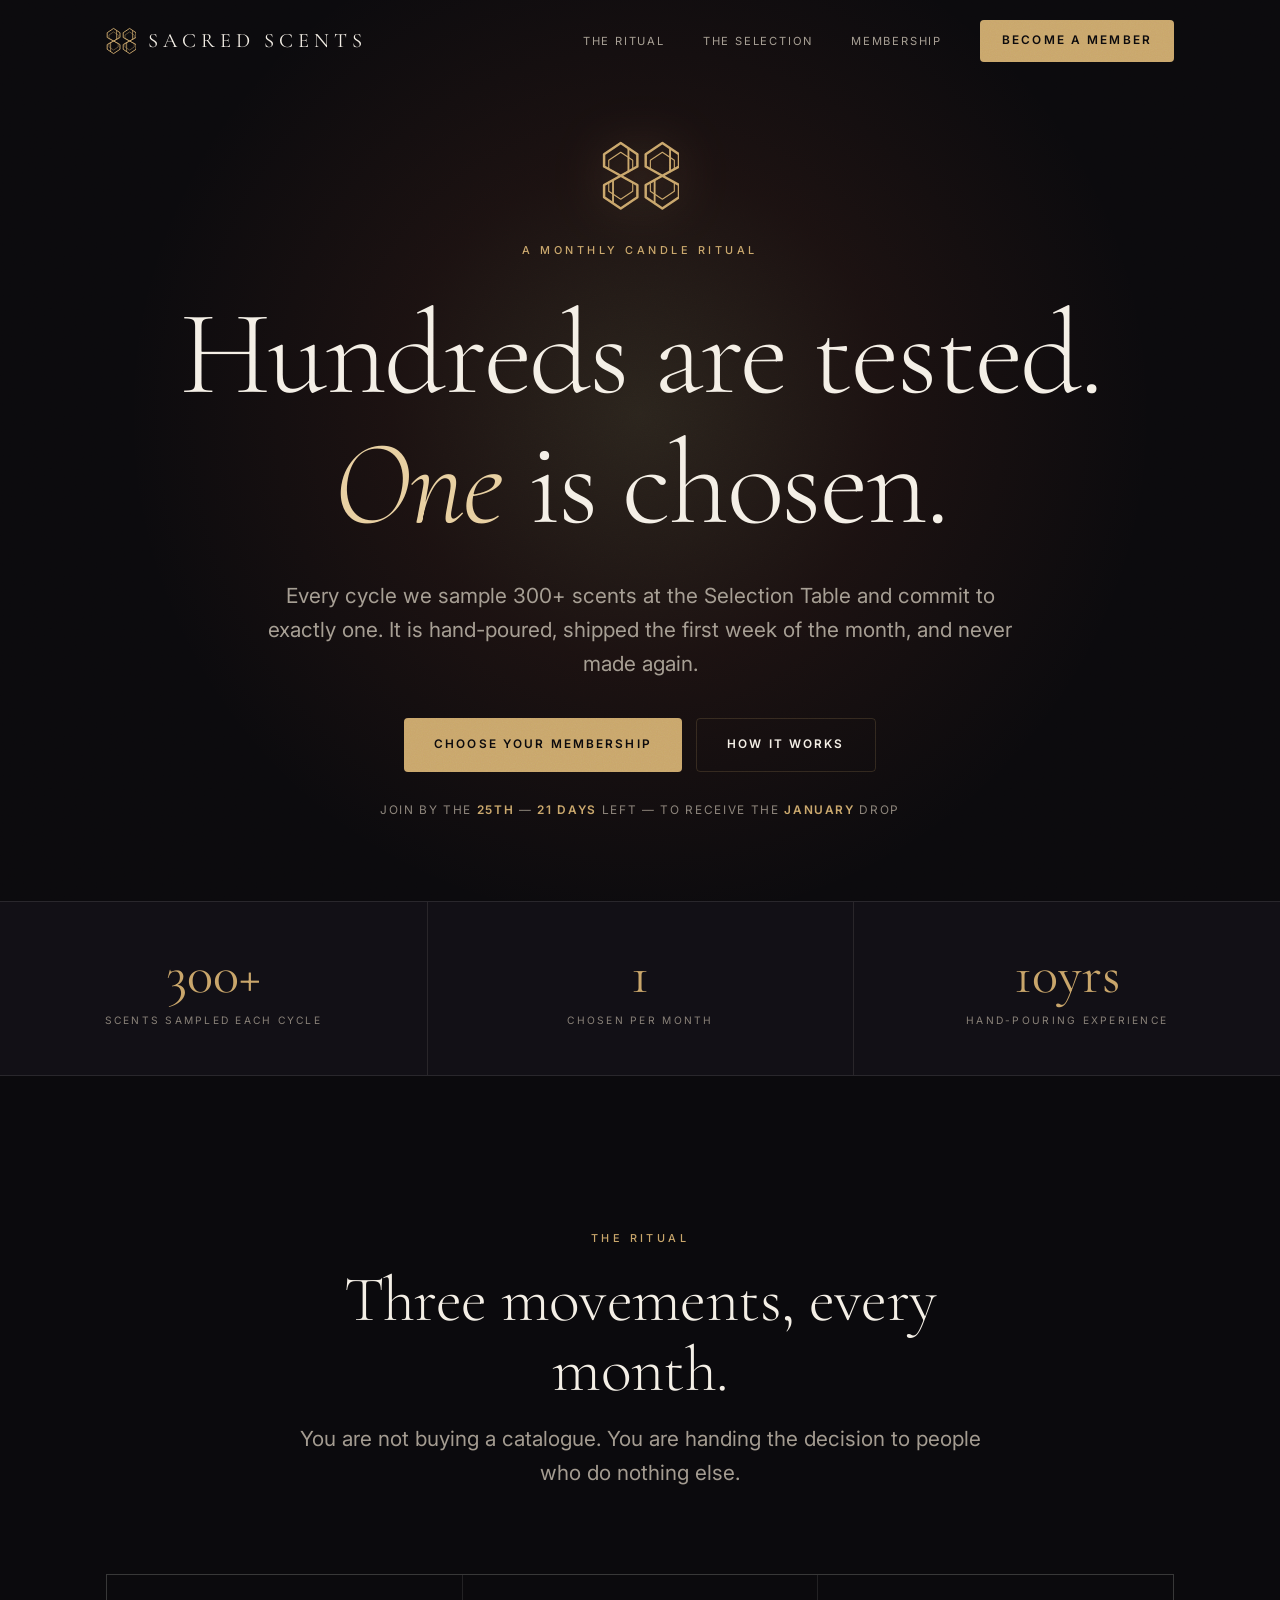
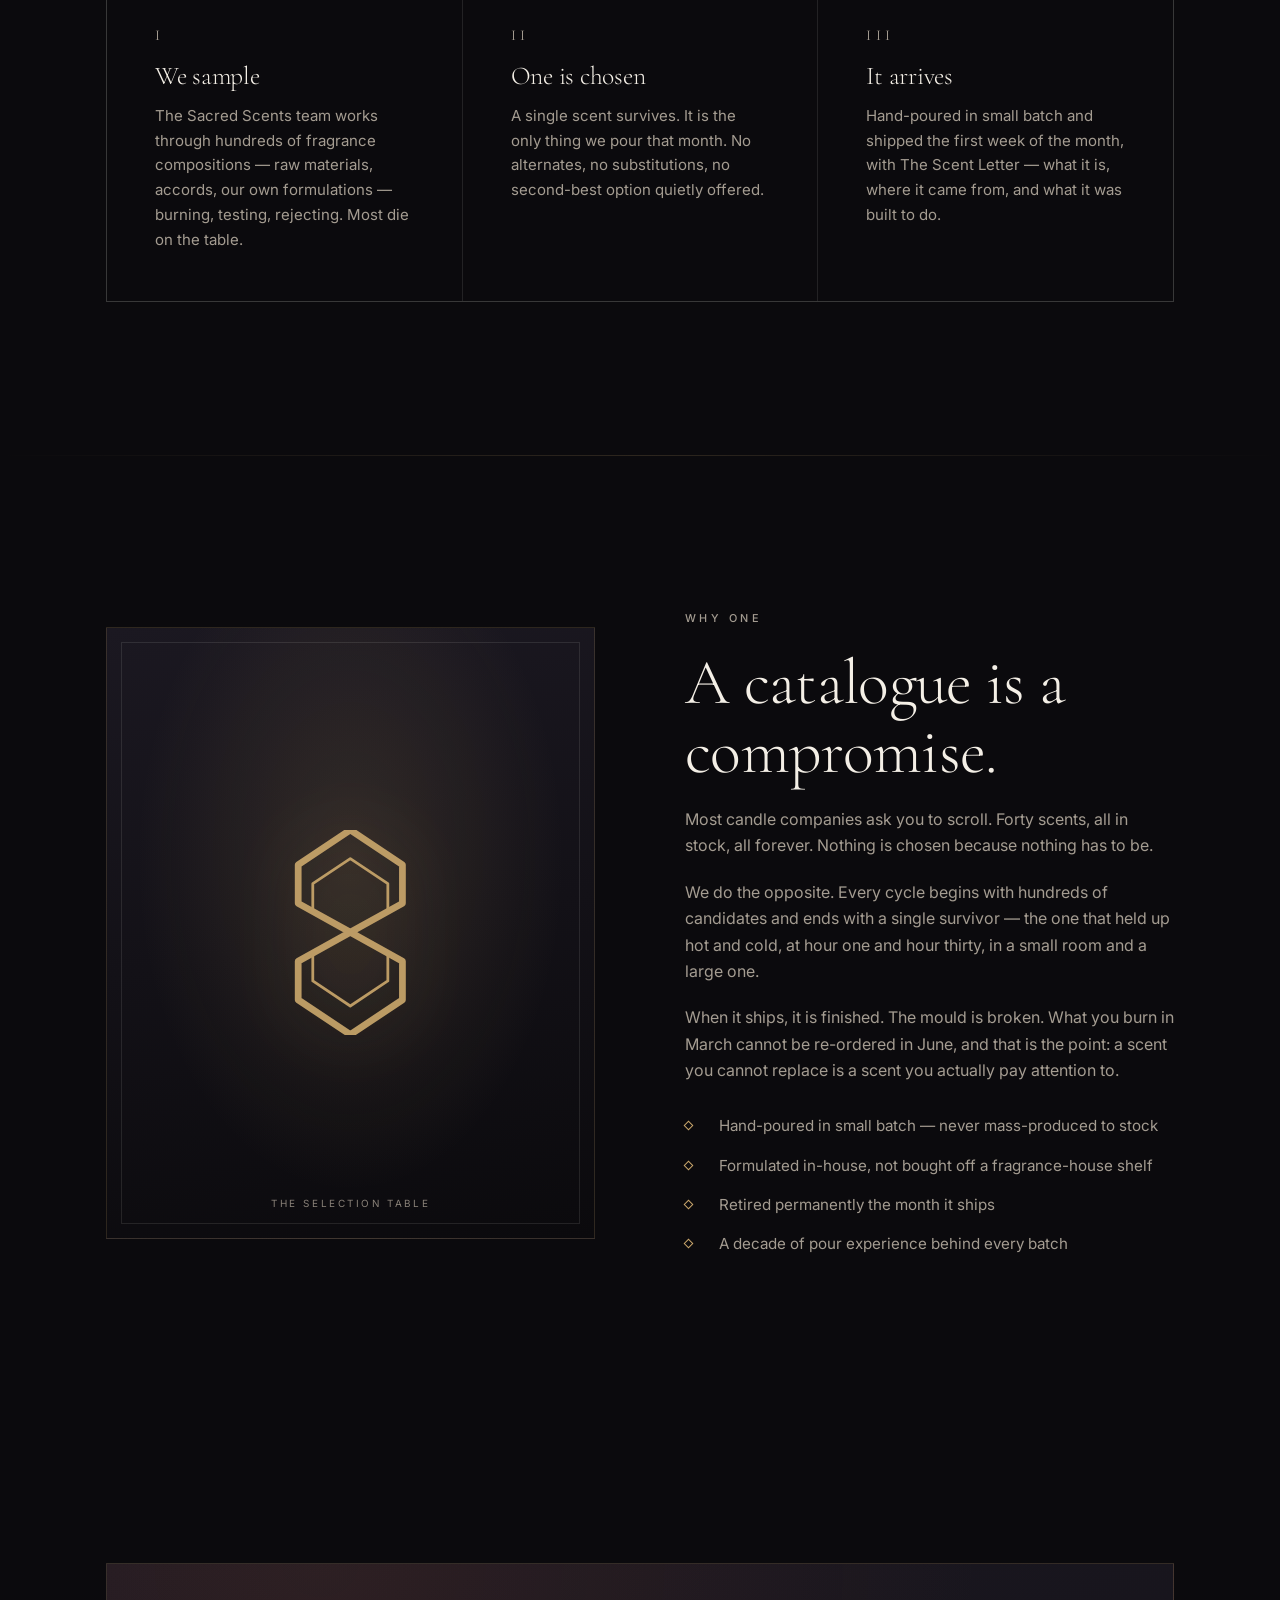
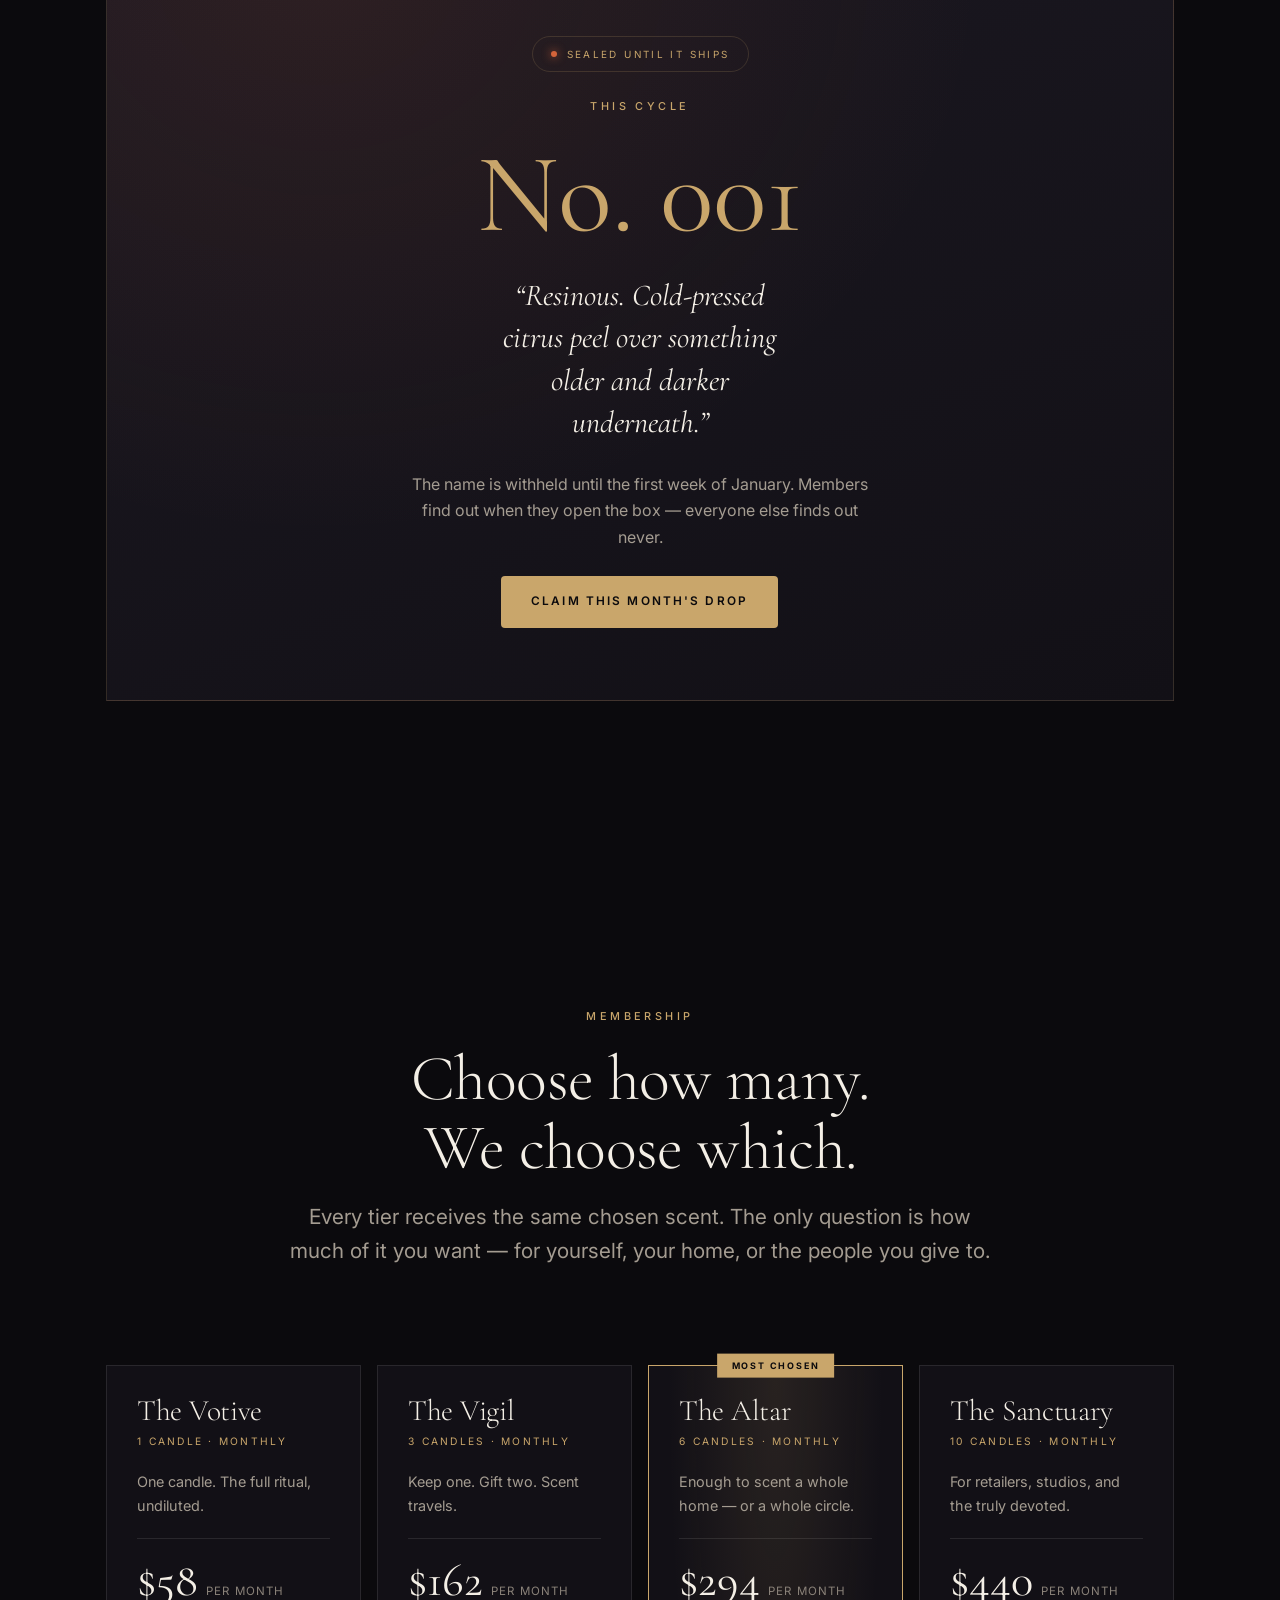
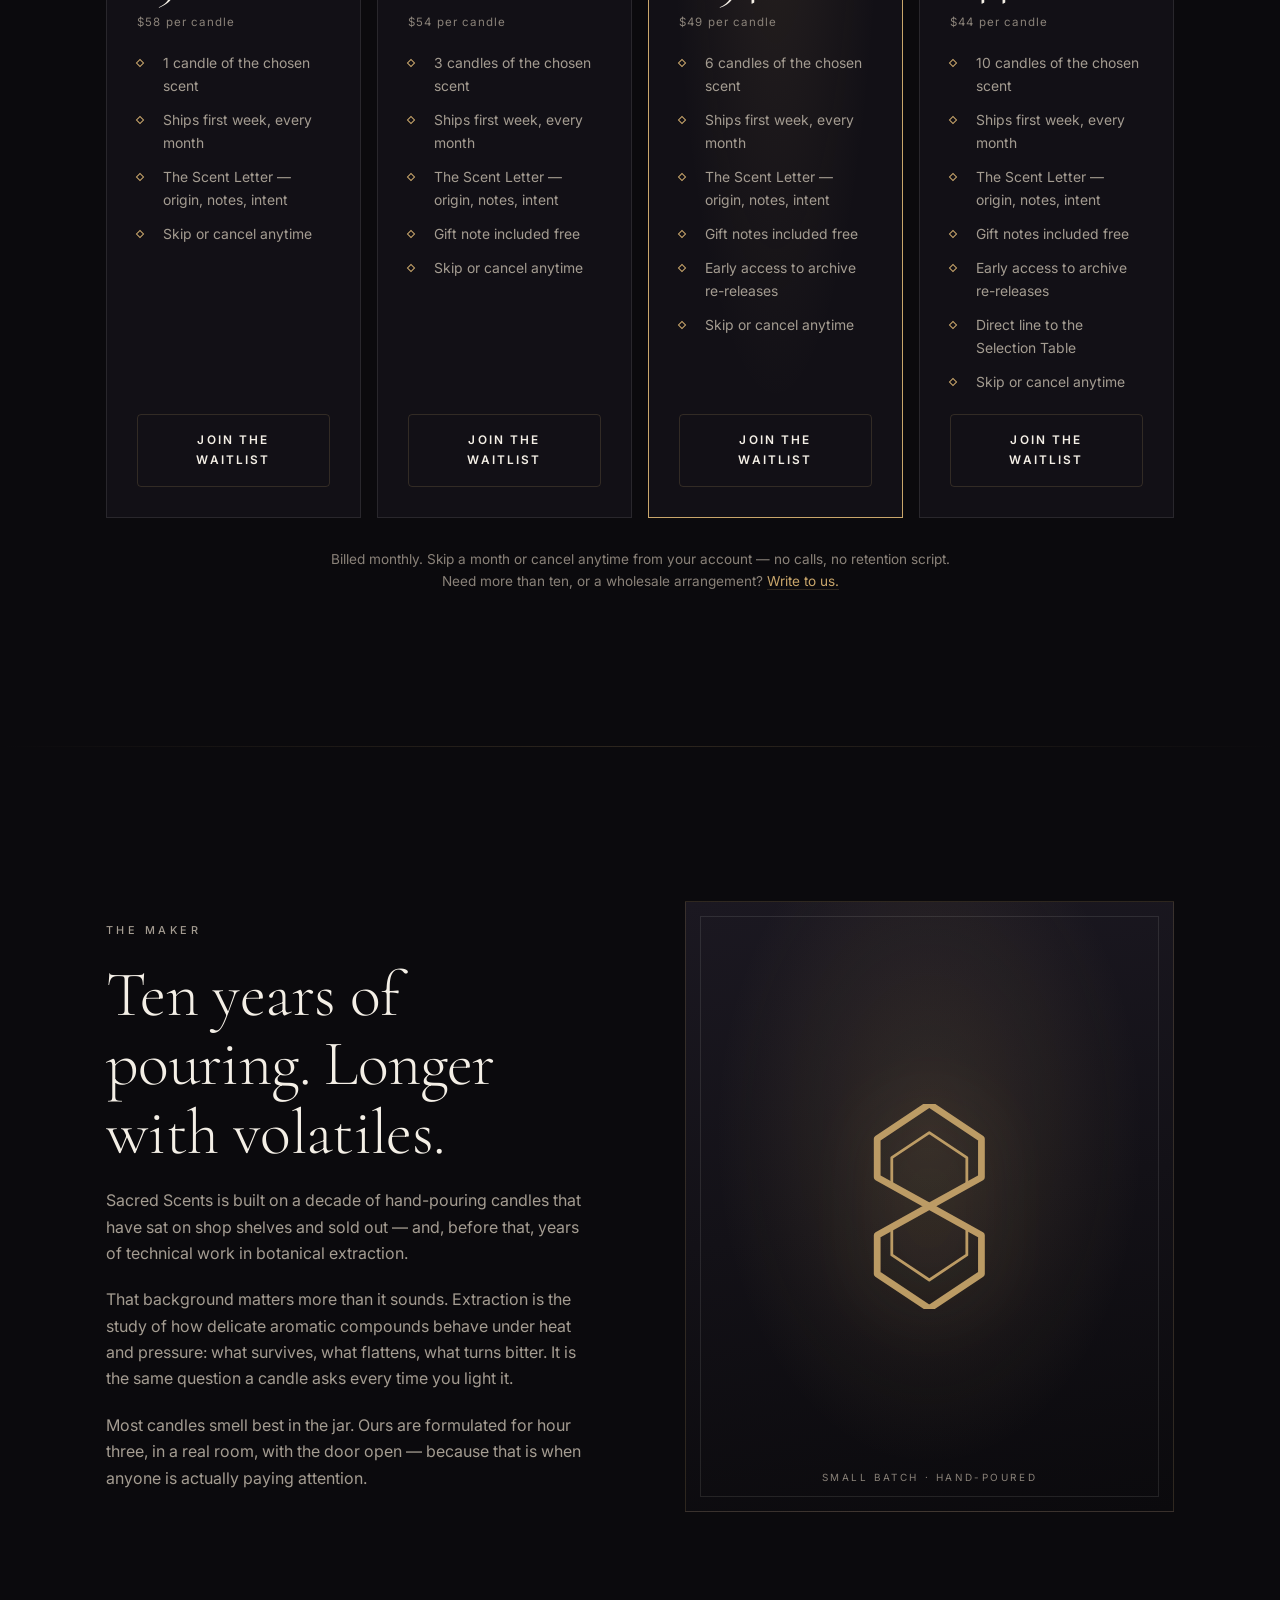
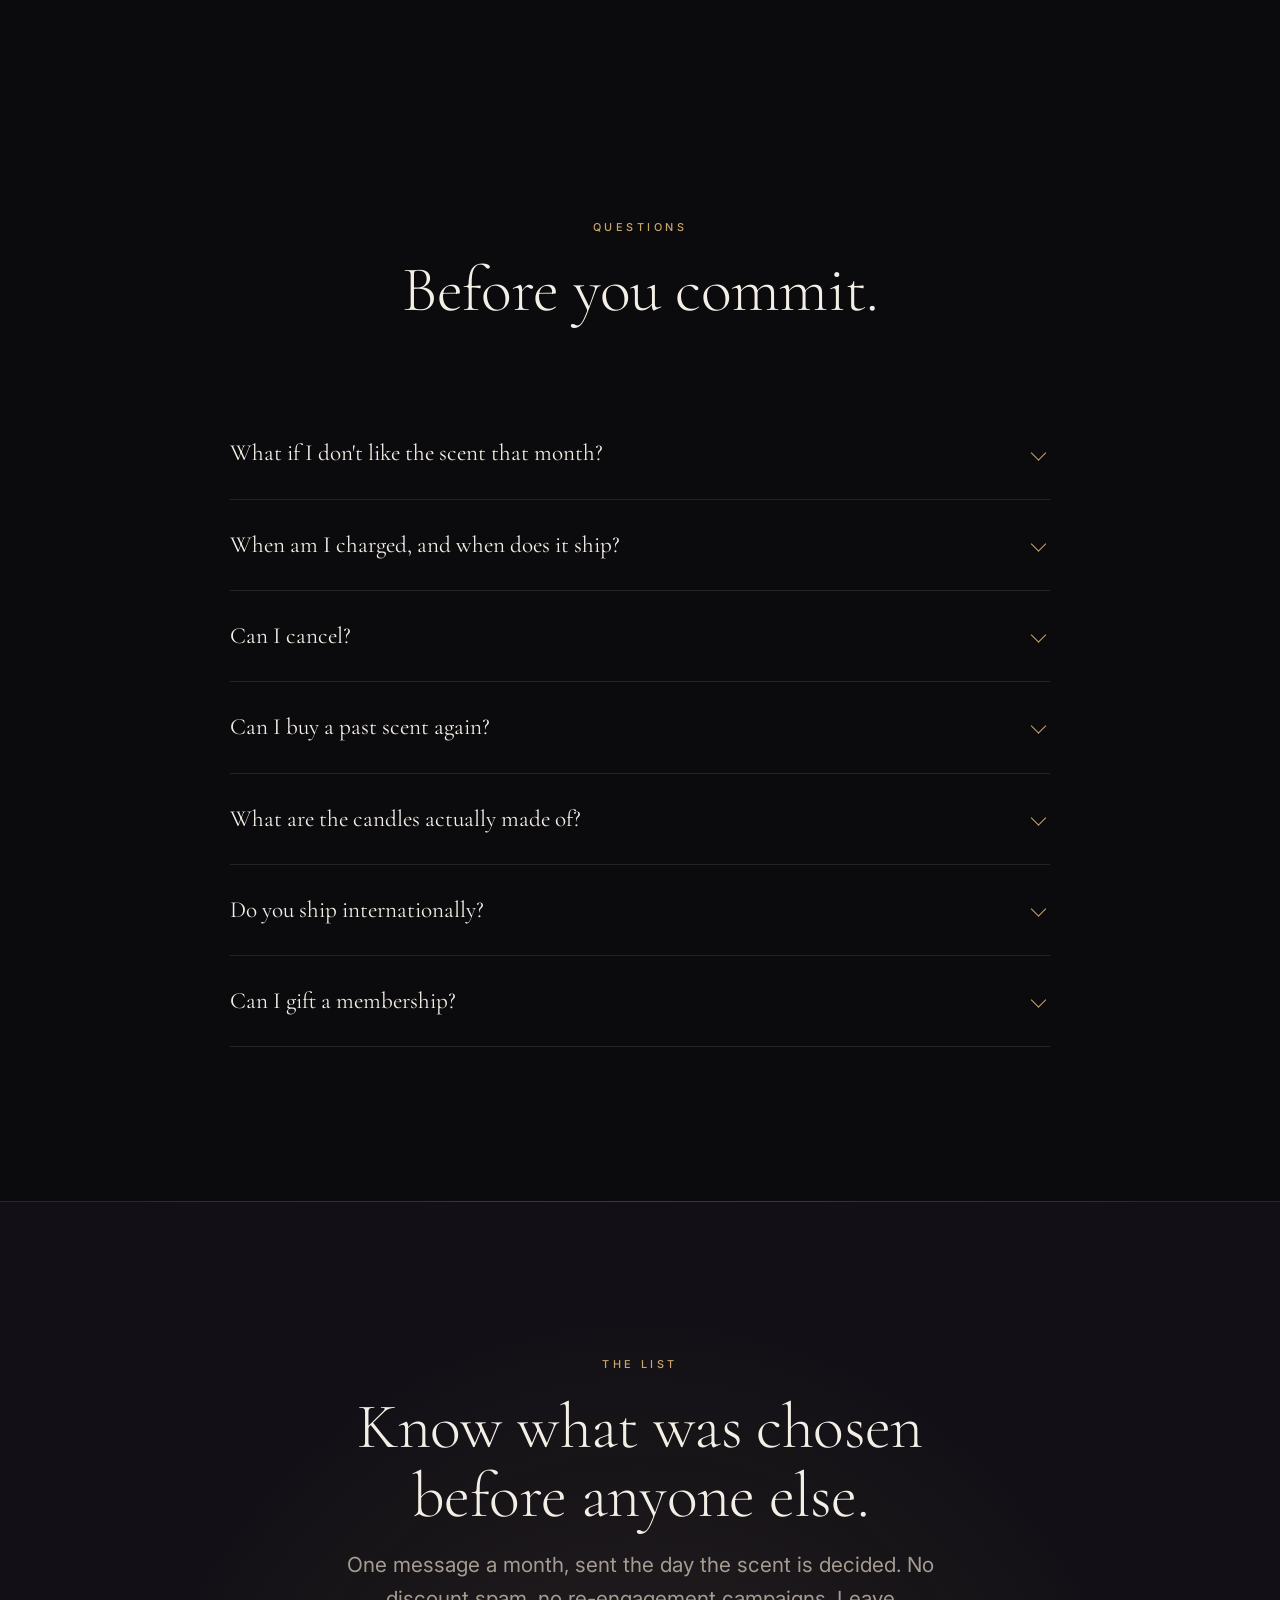
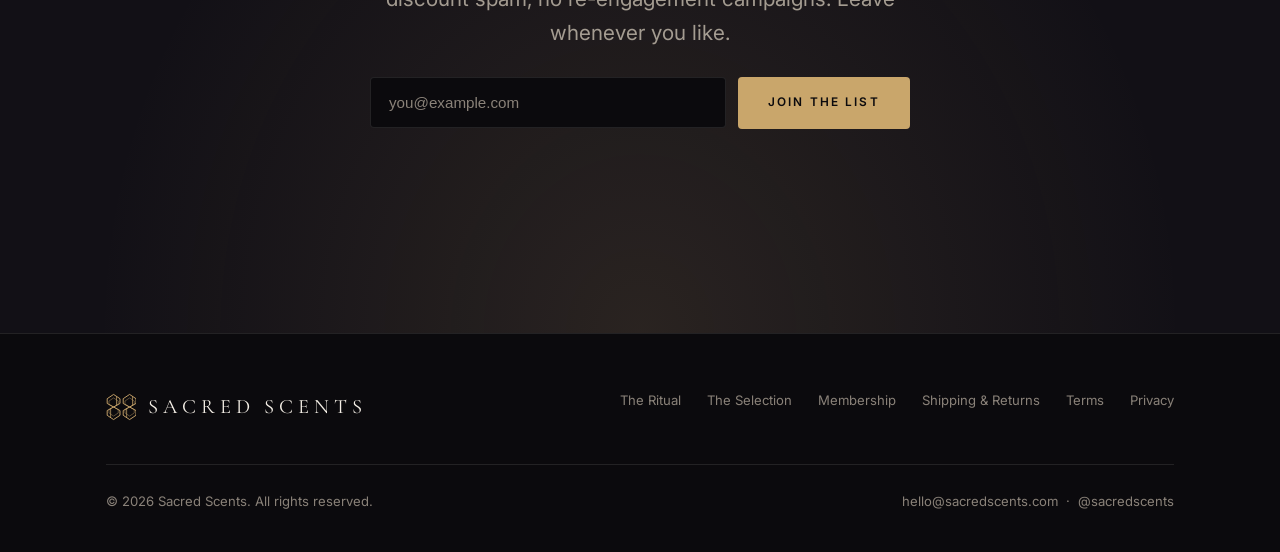
<file: index.html>
<!DOCTYPE html>
<html lang="en">
<head>
<meta charset="utf-8">
<meta name="viewport" content="width=device-width, initial-scale=1">

<title>Sacred Scents — One Scent. Chosen From Hundreds. Every Month.</title>
<meta name="description" content="A monthly candle membership. Hundreds of scents are tested each cycle; exactly one is chosen, hand-poured, and shipped the first week of the month. Then it's gone.">

<meta property="og:type" content="website">
<meta property="og:title" content="Sacred Scents — One Scent. Chosen From Hundreds.">
<meta property="og:description" content="Hundreds of scents tested. One chosen. Hand-poured and shipped the first week of every month.">
<meta property="og:image" content="assets/logo.svg">
<meta name="twitter:card" content="summary_large_image">
<meta name="theme-color" content="#0B0A0D">

<link rel="icon" href="assets/favicon.svg" type="image/svg+xml">
<link rel="preconnect" href="https://fonts.googleapis.com">
<link rel="preconnect" href="https://fonts.gstatic.com" crossorigin>
<link href="https://fonts.googleapis.com/css2?family=Cormorant+Garamond:ital,wght@0,300;0,400;1,300;1,400&family=Inter:wght@400;500;600;700&display=swap" rel="stylesheet">
<link rel="stylesheet" href="css/style.css">
</head>

<body>

<!-- ============ HEADER ============ -->
<header class="site-header">
  <div class="wrap header-inner">
    <a class="logo" href="#top" aria-label="Sacred Scents home">
      <svg viewBox="6 14 253 232" fill="none" aria-hidden="true">
        <defs>
          <path id="ssg-header" d="M70,4 L124,40 L124,80 L70,110 L124,140 L124,180 L70,216 L16,180 L16,140 L70,110 L16,80 L16,40 Z" fill="none"/>
        </defs>
        <g transform="translate(0,20)">
          <use href="#ssg-header" stroke="currentColor" stroke-width="8" stroke-linejoin="round"/>
          <use href="#ssg-header" stroke="currentColor" stroke-width="5" stroke-linejoin="round" transform="translate(70,110) scale(0.72) translate(-70,-110)"/>
          <line x1="95" y1="24" x2="95" y2="96" stroke="currentColor" stroke-width="6" stroke-linecap="round"/>
          <line x1="45" y1="124" x2="45" y2="196" stroke="currentColor" stroke-width="6" stroke-linecap="round"/>
        </g>
        <g transform="translate(135,20)">
          <use href="#ssg-header" stroke="currentColor" stroke-width="8" stroke-linejoin="round"/>
          <use href="#ssg-header" stroke="currentColor" stroke-width="5" stroke-linejoin="round" transform="translate(70,110) scale(0.72) translate(-70,-110)"/>
          <line x1="95" y1="24" x2="95" y2="96" stroke="currentColor" stroke-width="6" stroke-linecap="round"/>
          <line x1="45" y1="124" x2="45" y2="196" stroke="currentColor" stroke-width="6" stroke-linecap="round"/>
        </g>
      </svg>
      <span class="logo-text">Sacred Scents</span>
    </a>

    <nav class="nav" aria-label="Main">
      <a class="nav-link" href="#ritual">The Ritual</a>
      <a class="nav-link" href="#selection">The Selection</a>
      <a class="nav-link" href="#membership">Membership</a>
      <a class="btn btn-primary" href="#membership">Become a Member</a>
    </nav>
  </div>
</header>

<main id="top">

<!-- ============ HERO ============ -->
<section class="hero">
  <div class="hero-glow" aria-hidden="true"></div>
  <div class="wrap hero-inner">

    <svg class="hero-mark" viewBox="6 14 253 232" fill="none" aria-hidden="true">
      <defs>
        <path id="ssg-hero" d="M70,4 L124,40 L124,80 L70,110 L124,140 L124,180 L70,216 L16,180 L16,140 L70,110 L16,80 L16,40 Z" fill="none"/>
      </defs>
      <g transform="translate(0,20)">
        <use href="#ssg-hero" stroke="currentColor" stroke-width="8" stroke-linejoin="round"/>
        <use href="#ssg-hero" stroke="currentColor" stroke-width="5" stroke-linejoin="round" transform="translate(70,110) scale(0.72) translate(-70,-110)"/>
        <line x1="95" y1="24" x2="95" y2="96" stroke="currentColor" stroke-width="6" stroke-linecap="round"/>
        <line x1="45" y1="124" x2="45" y2="196" stroke="currentColor" stroke-width="6" stroke-linecap="round"/>
      </g>
      <g transform="translate(135,20)">
        <use href="#ssg-hero" stroke="currentColor" stroke-width="8" stroke-linejoin="round"/>
        <use href="#ssg-hero" stroke="currentColor" stroke-width="5" stroke-linejoin="round" transform="translate(70,110) scale(0.72) translate(-70,-110)"/>
        <line x1="95" y1="24" x2="95" y2="96" stroke="currentColor" stroke-width="6" stroke-linecap="round"/>
        <line x1="45" y1="124" x2="45" y2="196" stroke="currentColor" stroke-width="6" stroke-linecap="round"/>
      </g>
    </svg>

    <p class="eyebrow">A monthly candle ritual</p>

    <h1 class="display">
      <span class="line">Hundreds are tested.</span>
      <span class="line"><em>One</em> is chosen.</span>
    </h1>

    <p class="lede">
      Every cycle we sample <span data-drop-sampled>300</span>+ scents at the Selection Table
      and commit to exactly one. It is hand-poured, shipped the first week of the month,
      and never made again.
    </p>

    <div class="hero-cta">
      <a class="btn btn-primary" href="#membership">Choose your membership</a>
      <a class="btn btn-ghost" href="#ritual">How it works</a>
    </div>

    <p class="hero-note">
      Join by the <strong data-cycle="cutoff">25th</strong> &mdash;
      <strong><span data-cycle="days">0</span> <span data-cycle="daysword">days</span></strong> left &mdash;
      to receive the <strong data-cycle="shipmonth">next</strong> drop
    </p>

  </div>
</section>

<!-- ============ STAT STRIP ============ -->
<section class="strip">
  <div class="strip-grid">
    <div class="stat">
      <div class="stat-num"><span data-proof="scentsPerCycle">300</span>+</div>
      <div class="stat-label">Scents sampled each cycle</div>
    </div>
    <div class="stat">
      <div class="stat-num" data-proof="chosenPerCycle">1</div>
      <div class="stat-label">Chosen per month</div>
    </div>
    <div class="stat">
      <div class="stat-num"><span data-proof="yearsMaking">10</span>yrs</div>
      <div class="stat-label">Hand-pouring experience</div>
    </div>
  </div>
</section>

<!-- ============ THE RITUAL ============ -->
<section class="section-pad" id="ritual">
  <div class="wrap">
    <div class="section-head center reveal">
      <p class="eyebrow">The Ritual</p>
      <h2 class="h2">Three movements, every month.</h2>
      <p class="lede">
        You are not buying a catalogue. You are handing the decision to people
        who do nothing else.
      </p>
    </div>

    <div class="steps reveal">
      <div class="step">
        <p class="step-num">I</p>
        <h3>We sample</h3>
        <p>
          The Sacred Scents team works through hundreds of fragrance compositions
          &mdash; raw materials, accords, our own formulations &mdash; burning, testing,
          rejecting. Most die on the table.
        </p>
      </div>
      <div class="step">
        <p class="step-num">II</p>
        <h3>One is chosen</h3>
        <p>
          A single scent survives. It is the only thing we pour that month.
          No alternates, no substitutions, no second-best option quietly offered.
        </p>
      </div>
      <div class="step">
        <p class="step-num">III</p>
        <h3>It arrives</h3>
        <p>
          Hand-poured in small batch and shipped the first week of the month,
          with The Scent Letter &mdash; what it is, where it came from, and what
          it was built to do.
        </p>
      </div>
    </div>
  </div>
</section>

<hr class="rule">

<!-- ============ THE SELECTION ============ -->
<section class="section-pad" id="selection">
  <div class="wrap split">

    <div class="plate reveal">
      <svg class="plate-mark" viewBox="-36 4 212 212" fill="none" aria-hidden="true">
        <path d="M70,4 L124,40 L124,80 L70,110 L124,140 L124,180 L70,216 L16,180 L16,140 L70,110 L16,80 L16,40 Z"
              stroke="currentColor" stroke-width="7" stroke-linejoin="round"/>
        <path d="M70,4 L124,40 L124,80 L70,110 L124,140 L124,180 L70,216 L16,180 L16,140 L70,110 L16,80 L16,40 Z"
              stroke="currentColor" stroke-width="4" stroke-linejoin="round"
              transform="translate(70,110) scale(0.72) translate(-70,-110)"/>
      </svg>
      <p class="plate-caption">The Selection Table</p>
      <!-- TODO: swap this plate for a real photograph of the pour room
           or the testing bench. Keep the 4:5 ratio. -->
    </div>

    <div class="prose reveal">
      <p class="eyebrow">Why one</p>
      <h2 class="h2">A catalogue is a compromise.</h2>
      <p>
        Most candle companies ask you to scroll. Forty scents, all in stock,
        all forever. Nothing is chosen because nothing has to be.
      </p>
      <p>
        We do the opposite. Every cycle begins with hundreds of candidates and
        ends with a single survivor &mdash; the one that held up hot and cold,
        at hour one and hour thirty, in a small room and a large one.
      </p>
      <p>
        When it ships, it is finished. The mould is broken. What you burn in
        March cannot be re-ordered in June, and that is the point: a scent you
        cannot replace is a scent you actually pay attention to.
      </p>

      <ul class="marks">
        <li>Hand-poured in small batch &mdash; never mass-produced to stock</li>
        <li>Formulated in-house, not bought off a fragrance-house shelf</li>
        <li>Retired permanently the month it ships</li>
        <li>A decade of pour experience behind every batch</li>
      </ul>
    </div>

  </div>
</section>

<!-- ============ THIS MONTH'S DROP ============ -->
<section class="section-pad">
  <div class="wrap">
    <div class="drop reveal">
      <span class="sealed">Sealed until it ships</span>
      <p class="eyebrow">This cycle</p>
      <div class="drop-number" data-drop-number>No. 001</div>
      <p class="drop-teaser" data-drop-teaser></p>
      <p class="muted" style="max-width:46ch">
        The name is withheld until the first week of
        <span data-cycle="shipmonth">next month</span>. Members find out when
        they open the box &mdash; everyone else finds out never.
      </p>
      <a class="btn btn-primary" href="#membership">Claim this month's drop</a>
    </div>
  </div>
</section>

<!-- ============ MEMBERSHIP ============ -->
<section class="section-pad" id="membership">
  <div class="wrap">
    <div class="section-head center reveal">
      <p class="eyebrow">Membership</p>
      <h2 class="h2">Choose how many.<br>We choose which.</h2>
      <p class="lede">
        Every tier receives the same chosen scent. The only question is how much
        of it you want &mdash; for yourself, your home, or the people you give to.
      </p>
    </div>

    <div class="tiers" data-tiers>
      <!-- rendered from js/config.js -->
    </div>

    <p class="tiers-foot">
      Billed monthly. Skip a month or cancel anytime from your account &mdash; no calls, no retention script.<br>
      Need more than ten, or a wholesale arrangement?
      <a data-brand-email-href href="#">Write to us.</a>
    </p>
  </div>
</section>

<hr class="rule">

<!-- ============ THE MAKER ============ -->
<section class="section-pad">
  <div class="wrap split">
    <div class="prose reveal">
      <p class="eyebrow">The Maker</p>
      <h2 class="h2">Ten years of pouring. Longer with volatiles.</h2>
      <p>
        Sacred Scents is built on a decade of hand-pouring candles that have sat
        on shop shelves and sold out &mdash; and, before that, years of technical
        work in botanical extraction.
      </p>
      <p>
        That background matters more than it sounds. Extraction is the study of
        how delicate aromatic compounds behave under heat and pressure: what
        survives, what flattens, what turns bitter. It is the same question a
        candle asks every time you light it.
      </p>
      <p>
        Most candles smell best in the jar. Ours are formulated for hour three,
        in a real room, with the door open &mdash; because that is when anyone
        is actually paying attention.
      </p>
      <!-- TODO: add a founder portrait + signature here once you have one.
           Social proof accelerator: name the stores that carried your candles. -->
    </div>

    <div class="plate reveal">
      <svg class="plate-mark" viewBox="-36 4 212 212" fill="none" aria-hidden="true">
        <path d="M70,4 L124,40 L124,80 L70,110 L124,140 L124,180 L70,216 L16,180 L16,140 L70,110 L16,80 L16,40 Z"
              stroke="currentColor" stroke-width="7" stroke-linejoin="round"/>
        <path d="M70,4 L124,40 L124,80 L70,110 L124,140 L124,180 L70,216 L16,180 L16,140 L70,110 L16,80 L16,40 Z"
              stroke="currentColor" stroke-width="4" stroke-linejoin="round"
              transform="translate(70,110) scale(0.72) translate(-70,-110)"/>
      </svg>
      <p class="plate-caption">Small batch &middot; hand-poured</p>
      <!-- TODO: swap for a photograph of a candle burning, or the pour itself. -->
    </div>
  </div>
</section>

<!-- ============ FAQ ============ -->
<section class="section-pad">
  <div class="wrap">
    <div class="section-head center reveal">
      <p class="eyebrow">Questions</p>
      <h2 class="h2">Before you commit.</h2>
    </div>

    <div class="faq reveal">

      <details>
        <summary>What if I don't like the scent that month?</summary>
        <div class="answer">
          <p>
            You can skip any month from your account, as long as you do it before
            the <span data-cycle="cutoff">25th</span>. You will not be charged and
            nothing will ship. Your membership picks back up the following cycle.
          </p>
          <p>
            That said &mdash; the discovery is the product. Members regularly tell
            us their favourite candle of the year was one they would never have
            picked off a shelf.
          </p>
        </div>
      </details>

      <details>
        <summary>When am I charged, and when does it ship?</summary>
        <div class="answer">
          <p>
            You are charged on the same date each month when your membership
            renews. Orders are cut off on the <span data-cycle="cutoff">25th</span>,
            poured in the days after, and shipped during the first week of the
            following month.
          </p>
          <p>
            Join today and your first box goes out in the first week of
            <span data-cycle="shipmonth">next month</span>.
          </p>
        </div>
      </details>

      <details>
        <summary>Can I cancel?</summary>
        <div class="answer">
          <p>
            Anytime, in two clicks, from the billing portal linked in every receipt
            we send. No phone call, no email chain, no offer you have to decline
            three times. If a membership needs a retention script to survive, it
            was not worth having.
          </p>
        </div>
      </details>

      <details>
        <summary>Can I buy a past scent again?</summary>
        <div class="answer">
          <p>
            No. When a cycle closes, that scent is retired permanently. Occasionally
            we re-release a single archive scent for existing members at
            The Altar tier and above &mdash; but it is never guaranteed and never
            sold publicly.
          </p>
        </div>
      </details>

      <details>
        <summary>What are the candles actually made of?</summary>
        <div class="answer">
          <!-- TODO: replace with your real specs before launch. Be specific —
               this answer converts. e.g. "9 oz, coconut-apricot wax, crackling
               wood wick, 55-60 hour burn, amber glass vessel." -->
          <p>
            Hand-poured in small batch using a clean-burning natural wax blend,
            with a fragrance load tuned per scent rather than per recipe.
            Full specifications &mdash; size, wax, wick, burn time &mdash; are listed
            at checkout and printed on The Scent Letter in every box.
          </p>
        </div>
      </details>

      <details>
        <summary>Do you ship internationally?</summary>
        <div class="answer">
          <!-- TODO: confirm your shipping zones before launch. -->
          <p>
            We ship across the United States with tracking included on every
            membership. International shipping is opening in stages &mdash;
            <a data-brand-email-href href="#">write to us</a> and we will tell
            you when your country is next.
          </p>
        </div>
      </details>

      <details>
        <summary>Can I gift a membership?</summary>
        <div class="answer">
          <p>
            Yes &mdash; take The Vigil or The Altar and have the extra candles sent
            with a gift note at no charge. For a full standalone gift membership,
            <a data-brand-email-href href="#">write to us</a> and we will set it up
            by hand.
          </p>
        </div>
      </details>

    </div>
  </div>
</section>

<!-- ============ WAITLIST / JOIN ============ -->
<section class="section-pad join" id="join">
  <div class="wrap section-head center reveal" style="margin-bottom:0">
    <p class="eyebrow">The List</p>
    <h2 class="h2">Know what was chosen<br>before anyone else.</h2>
    <p class="lede">
      One message a month, sent the day the scent is decided. No discount spam,
      no re-engagement campaigns. Leave whenever you like.
    </p>

    <form class="form" data-form novalidate>
      <label class="sr-only" for="email" style="position:absolute;width:1px;height:1px;overflow:hidden;clip:rect(0 0 0 0)">Email address</label>
      <input id="email" type="email" name="email" required autocomplete="email" placeholder="you@example.com">
      <button class="btn btn-primary" type="submit">Join the list</button>
    </form>
    <p class="form-msg" data-form-msg role="status" aria-live="polite"></p>
  </div>
</section>

</main>

<!-- ============ FOOTER ============ -->
<footer class="site-footer">
  <div class="wrap">

    <div class="footer-top">
      <a class="logo" href="#top" aria-label="Sacred Scents home">
        <svg viewBox="6 14 253 232" fill="none" aria-hidden="true">
          <defs>
            <path id="ssg-footer" d="M70,4 L124,40 L124,80 L70,110 L124,140 L124,180 L70,216 L16,180 L16,140 L70,110 L16,80 L16,40 Z" fill="none"/>
          </defs>
          <g transform="translate(0,20)">
            <use href="#ssg-footer" stroke="currentColor" stroke-width="8" stroke-linejoin="round"/>
            <use href="#ssg-footer" stroke="currentColor" stroke-width="5" stroke-linejoin="round" transform="translate(70,110) scale(0.72) translate(-70,-110)"/>
            <line x1="95" y1="24" x2="95" y2="96" stroke="currentColor" stroke-width="6" stroke-linecap="round"/>
            <line x1="45" y1="124" x2="45" y2="196" stroke="currentColor" stroke-width="6" stroke-linecap="round"/>
          </g>
          <g transform="translate(135,20)">
            <use href="#ssg-footer" stroke="currentColor" stroke-width="8" stroke-linejoin="round"/>
            <use href="#ssg-footer" stroke="currentColor" stroke-width="5" stroke-linejoin="round" transform="translate(70,110) scale(0.72) translate(-70,-110)"/>
            <line x1="95" y1="24" x2="95" y2="96" stroke="currentColor" stroke-width="6" stroke-linecap="round"/>
            <line x1="45" y1="124" x2="45" y2="196" stroke="currentColor" stroke-width="6" stroke-linecap="round"/>
          </g>
        </svg>
        <span class="logo-text">Sacred Scents</span>
      </a>

      <nav class="footer-links" aria-label="Footer">
        <a href="#ritual">The Ritual</a>
        <a href="#selection">The Selection</a>
        <a href="#membership">Membership</a>
        <a href="legal/shipping.html">Shipping &amp; Returns</a>
        <a href="legal/terms.html">Terms</a>
        <a href="legal/privacy.html">Privacy</a>
      </nav>
    </div>

    <div class="footer-bottom">
      <p>&copy; <span data-year>2026</span> Sacred Scents. All rights reserved.</p>
      <p>
        <a data-brand-email href="#">hello@sacredscents.com</a>
        &nbsp;&middot;&nbsp;
        <a data-brand-instagram="handle" href="#" rel="noopener">@sacredscents</a>
      </p>
    </div>

  </div>
</footer>

<script src="js/config.js"></script>
<script src="js/main.js"></script>
</body>
</html>
</file>
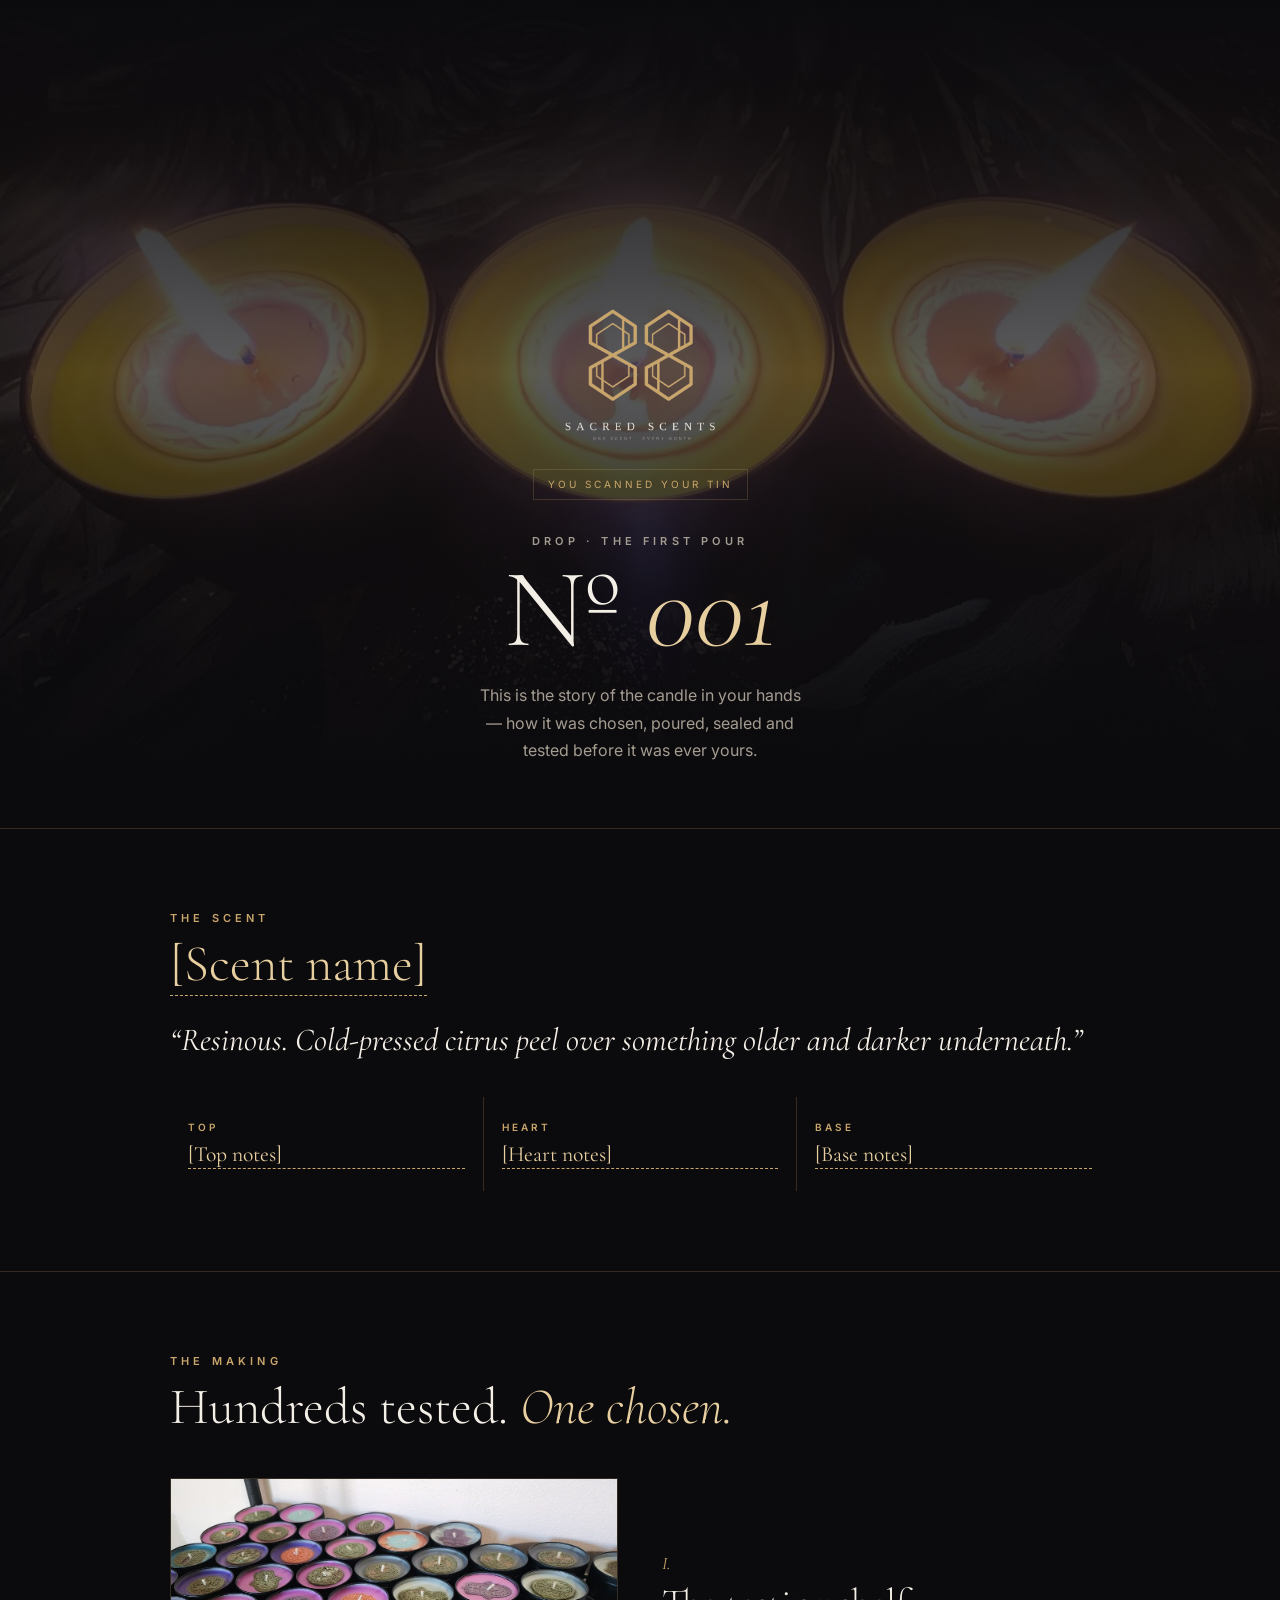
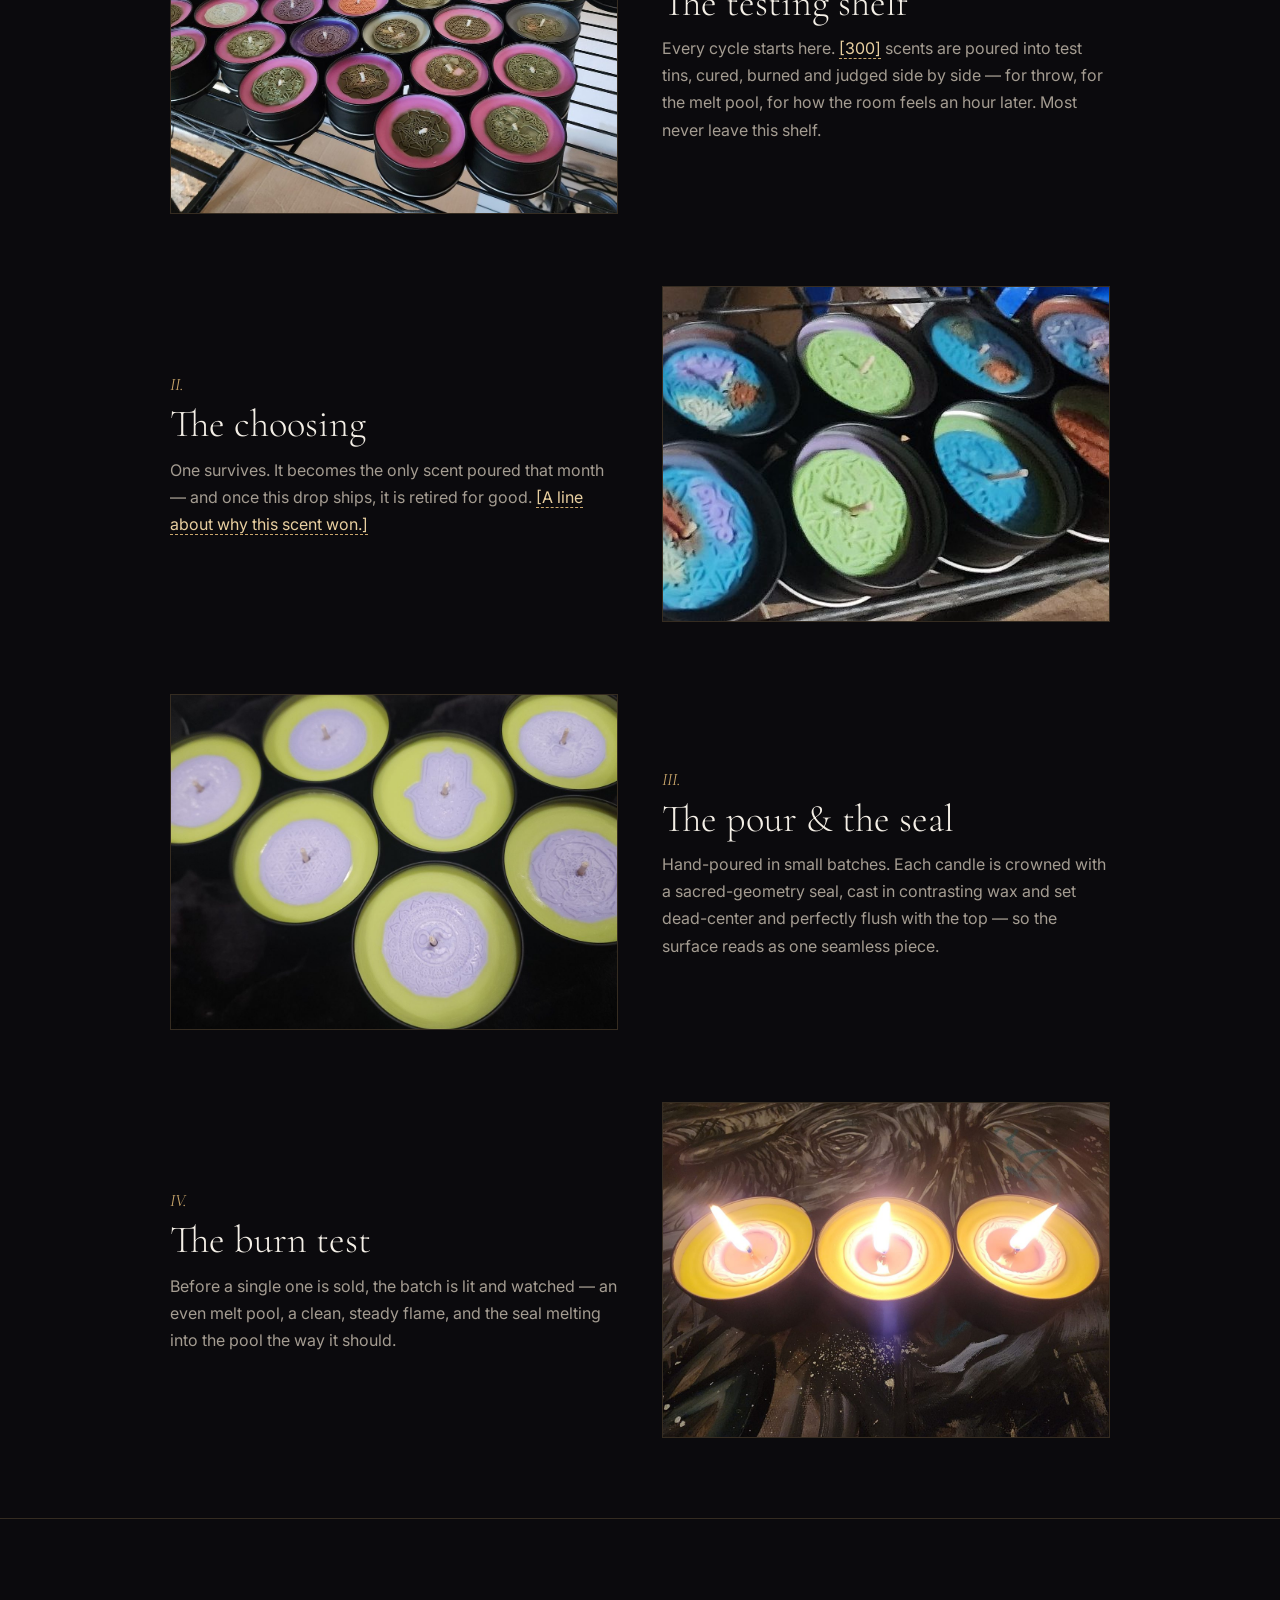
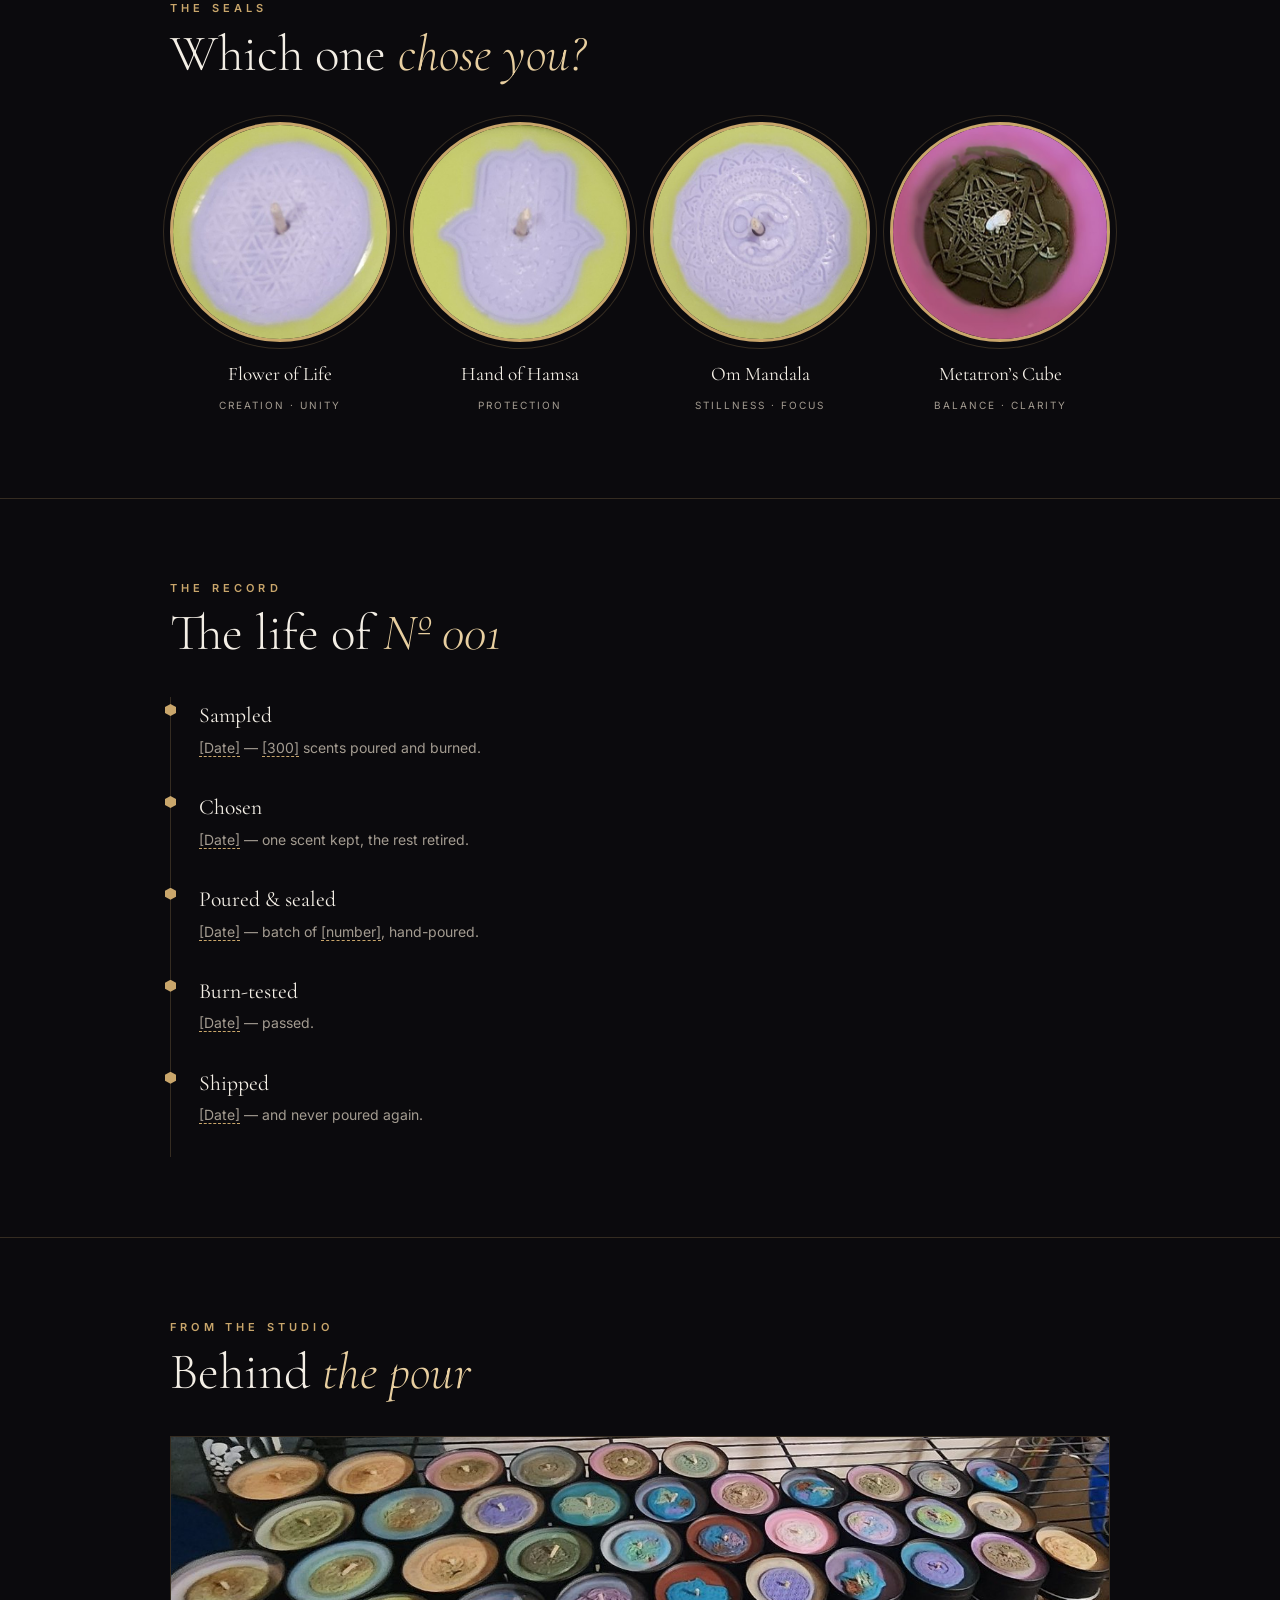
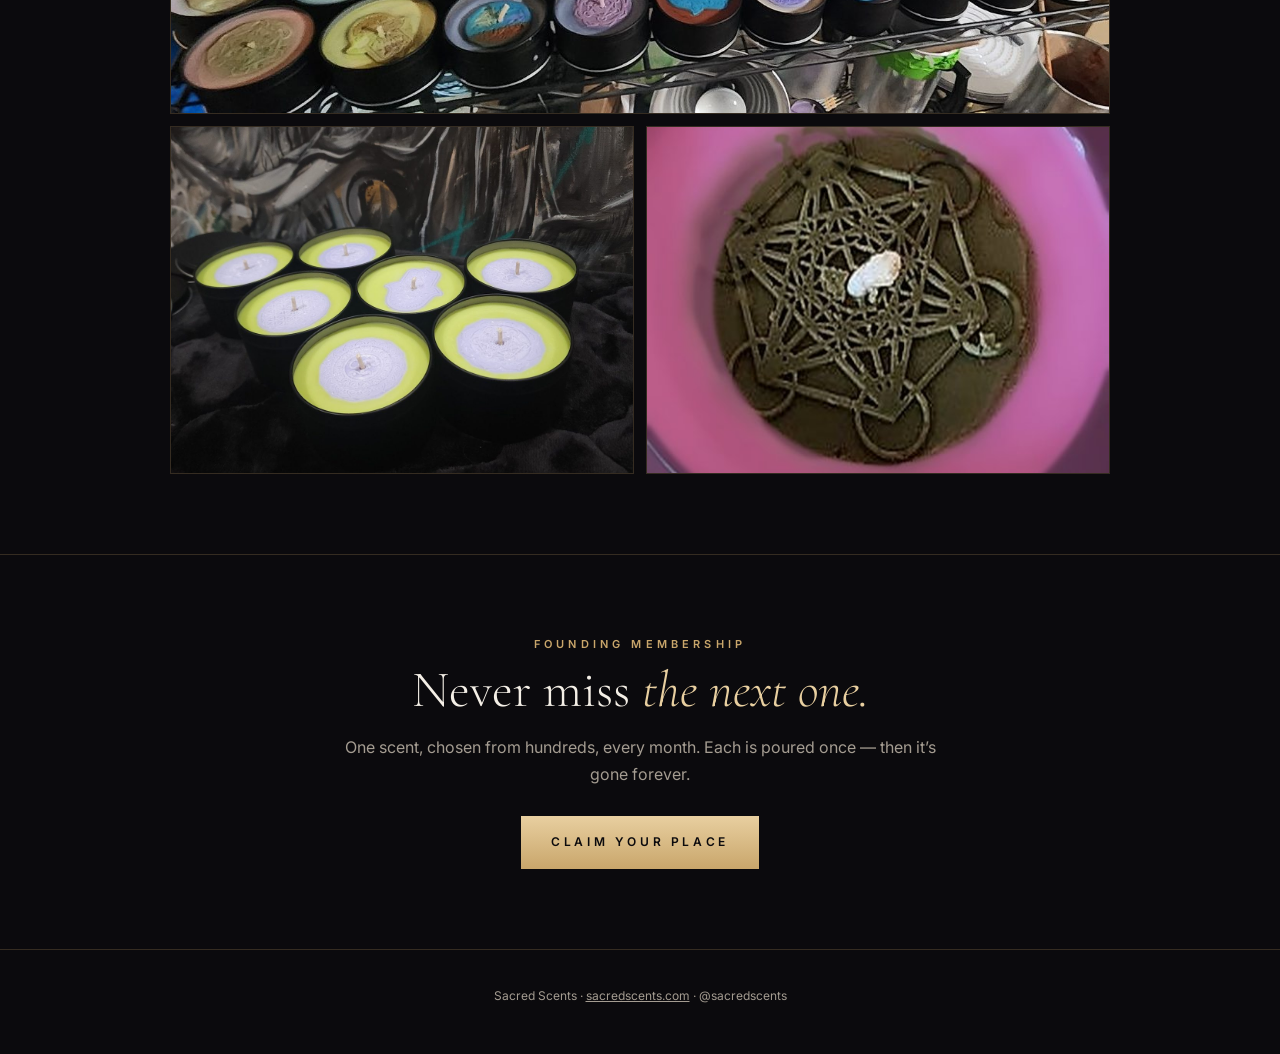
<file: s/001/index.html>
<!DOCTYPE html>
<html lang="en">
<head>
<meta charset="utf-8">
<meta name="viewport" content="width=device-width, initial-scale=1">
<!-- This page is what the QR code on the side of every Nº 001 tin opens.
     Fill in every [BRACKETED] value before the drop ships. -->
<title>Nº 001 — The Story of This Candle · Sacred Scents</title>
<meta name="description" content="Scanned from the side of your tin: how Sacred Scents Nº 001 was chosen from hundreds, poured, sealed and burn-tested.">
<meta name="theme-color" content="#0B0A0D">
<link rel="icon" href="../../assets/favicon.svg" type="image/svg+xml">
<link rel="preconnect" href="https://fonts.googleapis.com">
<link rel="preconnect" href="https://fonts.gstatic.com" crossorigin>
<link href="https://fonts.googleapis.com/css2?family=Cormorant+Garamond:ital,wght@0,300;0,400;1,300;1,400&family=Inter:wght@400;500;600&display=swap" rel="stylesheet">
<style>
  :root {
    --ink: #0B0A0D; --ink-2: #121016; --ink-3: #1B1821;
    --bone: #F4EFE6; --bone-dim: #A49C91;
    --gold: #C9A66B; --gold-lit: #E8CFA0;
    --line: rgba(201,166,107,0.22);
    --serif: "Cormorant Garamond", Garamond, Georgia, serif;
    --sans: "Inter", -apple-system, BlinkMacSystemFont, "Segoe UI", Helvetica, Arial, sans-serif;
  }
  * { box-sizing: border-box; margin: 0; }
  body { background: var(--ink); color: var(--bone); font-family: var(--sans); font-size: 16px; line-height: 1.7; -webkit-font-smoothing: antialiased; }
  img { display: block; max-width: 100%; }
  a { color: inherit; }

  .wrap { max-width: 980px; margin: 0 auto; padding: 0 20px; }
  .eyebrow { font-size: 11px; letter-spacing: 0.38em; text-transform: uppercase; color: var(--gold); font-weight: 600; }
  h1, h2, h3 { font-family: var(--serif); font-weight: 300; line-height: 1.05; }
  h2 { font-size: clamp(2rem, 6vw, 3.2rem); margin-top: 10px; }
  h2 em, h1 em { font-style: italic; color: var(--gold-lit); }
  .lede { color: var(--bone-dim); max-width: 60ch; margin-top: 16px; }
  .todo { color: var(--gold-lit); border-bottom: 1px dashed var(--gold); }

  /* hero */
  .hero { position: relative; min-height: 92vh; display: grid; place-items: end center; text-align: center; overflow: hidden; }
  .hero > img { position: absolute; inset: 0; width: 100%; height: 100%; object-fit: cover; opacity: 0.55; }
  .hero::after { content: ""; position: absolute; inset: 0; background: linear-gradient(to top, var(--ink) 8%, rgba(11,10,13,0.4) 55%, var(--ink) 100%); }
  .hero-inner { position: relative; z-index: 1; padding: 0 20px 64px; }
  .hero .logo { width: 150px; margin: 0 auto 28px; }
  .hero h1 { font-size: clamp(3.4rem, 14vw, 7rem); }
  .hero p { color: var(--bone-dim); max-width: 34ch; margin: 14px auto 0; }
  .scanned { display: inline-block; margin-bottom: 18px; padding: 6px 14px; border: 1px solid var(--line); font-size: 10px; letter-spacing: 0.3em; color: var(--gold); }

  section { padding: 80px 0; border-top: 1px solid var(--line); }

  /* notes */
  .notes { display: grid; grid-template-columns: repeat(3, 1fr); gap: 1px; background: var(--line); margin-top: 36px; }
  .notes div { background: var(--ink); padding: 22px 18px; }
  .notes b { display: block; font-size: 10px; letter-spacing: 0.3em; color: var(--gold); font-weight: 600; }
  .notes span { display: block; margin-top: 6px; font-family: var(--serif); font-size: 1.35rem; line-height: 1.2; }
  .teaser { font-family: var(--serif); font-style: italic; font-size: clamp(1.4rem, 4vw, 2rem); line-height: 1.3; margin-top: 28px; color: var(--bone); }

  /* chapters */
  .chapter { display: grid; grid-template-columns: 1fr 1fr; gap: 44px; align-items: center; }
  .chapter + .chapter { margin-top: 72px; }
  .chapter.flip .media { order: 2; }
  .media img { width: 100%; aspect-ratio: 4 / 3; object-fit: cover; border: 1px solid var(--line); }
  .num { font-family: var(--serif); font-style: italic; font-size: 1.1rem; color: var(--gold); }
  .chapter h3 { font-size: clamp(1.8rem, 4.5vw, 2.4rem); margin-top: 4px; }
  .chapter p { color: var(--bone-dim); margin-top: 12px; }

  /* seals */
  .seals { display: grid; grid-template-columns: repeat(4, 1fr); gap: 20px; margin-top: 40px; text-align: center; }
  .seals img { width: 100%; aspect-ratio: 1; border-radius: 50%; object-fit: cover; border: 3px solid var(--gold); box-shadow: 0 0 0 6px var(--ink), 0 0 0 7px var(--line); }
  .seals h4 { font-family: var(--serif); font-weight: 400; font-size: 1.2rem; margin-top: 16px; }
  .seals small { font-size: 10px; letter-spacing: 0.2em; color: var(--bone-dim); text-transform: uppercase; }

  /* timeline */
  .timeline { list-style: none; padding: 0; margin-top: 36px; border-left: 1px solid var(--line); }
  .timeline li { position: relative; padding: 0 0 28px 28px; }
  .timeline li::before { content: ""; position: absolute; left: -6px; top: 7px; width: 11px; height: 12px; background: var(--gold); clip-path: polygon(50% 0,100% 25%,100% 75%,50% 100%,0 75%,0 25%); }
  .timeline b { display: block; font-family: var(--serif); font-weight: 400; font-size: 1.35rem; }
  .timeline span { color: var(--bone-dim); font-size: 14px; }

  /* gallery */
  .gallery { display: grid; grid-template-columns: 1fr 1fr; gap: 12px; margin-top: 36px; }
  .gallery img { width: 100%; aspect-ratio: 4 / 3; object-fit: cover; border: 1px solid var(--line); }
  .gallery .wide { grid-column: 1 / -1; aspect-ratio: 27 / 8; }

  .cta { text-align: center; }
  .btn { display: inline-block; margin-top: 28px; padding: 16px 30px; background: linear-gradient(180deg, var(--gold-lit), var(--gold)); color: var(--ink); text-decoration: none; font-size: 12px; font-weight: 600; letter-spacing: 0.3em; }
  footer { padding: 36px 0 48px; text-align: center; font-size: 12px; color: var(--bone-dim); border-top: 1px solid var(--line); }

  @media (max-width: 720px) {
    section { padding: 56px 0; }
    .chapter { grid-template-columns: 1fr; gap: 20px; }
    .chapter.flip .media { order: 0; }
    .seals { grid-template-columns: repeat(2, 1fr); }
    .notes { grid-template-columns: 1fr; }
    .gallery { grid-template-columns: 1fr; }
    .gallery .wide { aspect-ratio: 16 / 9; }
  }
</style>
</head>
<body>

<header class="hero">
  <img src="img/burn-test.jpg" alt="">
  <div class="hero-inner">
    <img class="logo" src="img/logo-stacked.png" alt="Sacred Scents">
    <div class="scanned">YOU SCANNED YOUR TIN</div>
    <p class="eyebrow">Drop &middot; The First Pour</p>
    <h1>N&ordm; <em>001</em></h1>
    <p>This is the story of the candle in your hands &mdash; how it was chosen, poured, sealed and tested before it was ever yours.</p>
  </div>
</header>

<main>

  <!-- THE SCENT -->
  <section>
    <div class="wrap">
      <p class="eyebrow">The Scent</p>
      <h2><span class="todo">[Scent name]</span></h2>
      <p class="teaser">&ldquo;Resinous. Cold-pressed citrus peel over something older and darker underneath.&rdquo;</p>
      <div class="notes">
        <div><b>TOP</b><span class="todo">[Top notes]</span></div>
        <div><b>HEART</b><span class="todo">[Heart notes]</span></div>
        <div><b>BASE</b><span class="todo">[Base notes]</span></div>
      </div>
    </div>
  </section>

  <!-- THE MAKING -->
  <section>
    <div class="wrap">
      <p class="eyebrow">The Making</p>
      <h2>Hundreds tested. <em>One chosen.</em></h2>

      <div class="chapter" style="margin-top:44px">
        <div class="media"><img src="img/testing-shelf.jpg" alt="Rows of test candles on the testing shelf" loading="lazy"></div>
        <div>
          <div class="num">I.</div>
          <h3>The testing shelf</h3>
          <p>Every cycle starts here. <span class="todo">[300]</span> scents are poured into test tins,
             cured, burned and judged side by side &mdash; for throw, for the melt pool, for how the room
             feels an hour later. Most never leave this shelf.</p>
        </div>
      </div>

      <div class="chapter flip">
        <div class="media"><img src="img/pours-close.jpg" alt="Close-up of test pours in different colors" loading="lazy"></div>
        <div>
          <div class="num">II.</div>
          <h3>The choosing</h3>
          <p>One survives. It becomes the only scent poured that month &mdash; and once this drop ships,
             it is retired for good. <span class="todo">[A line about why this scent won.]</span></p>
        </div>
      </div>

      <div class="chapter">
        <div class="media"><img src="img/seals-top.jpg" alt="Six candles, each crowned with a sacred-geometry seal" loading="lazy"></div>
        <div>
          <div class="num">III.</div>
          <h3>The pour &amp; the seal</h3>
          <p>Hand-poured in small batches. Each candle is crowned with a sacred-geometry seal, cast in
             contrasting wax and set dead-center and perfectly flush with the top &mdash; so the surface
             reads as one seamless piece.</p>
        </div>
      </div>

      <div class="chapter flip">
        <div class="media"><img src="img/burn-test.jpg" alt="Three candles burning during the burn test" loading="lazy"></div>
        <div>
          <div class="num">IV.</div>
          <h3>The burn test</h3>
          <p>Before a single one is sold, the batch is lit and watched &mdash; an even melt pool, a clean,
             steady flame, and the seal melting into the pool the way it should.</p>
        </div>
      </div>
    </div>
  </section>

  <!-- THE SEALS -->
  <section>
    <div class="wrap">
      <p class="eyebrow">The Seals</p>
      <h2>Which one <em>chose you?</em></h2>
      <div class="seals">
        <div><img src="img/seal-flower.jpg" alt="Flower of Life seal" loading="lazy"><h4>Flower of Life</h4><small>Creation &middot; Unity</small></div>
        <div><img src="img/seal-hamsa.jpg" alt="Hand of Hamsa seal" loading="lazy"><h4>Hand of Hamsa</h4><small>Protection</small></div>
        <div><img src="img/seal-om.jpg" alt="Om Mandala seal" loading="lazy"><h4>Om Mandala</h4><small>Stillness &middot; Focus</small></div>
        <div><img src="img/seal-metatron.jpg" alt="Metatron's Cube seal" loading="lazy"><h4>Metatron&rsquo;s Cube</h4><small>Balance &middot; Clarity</small></div>
      </div>
    </div>
  </section>

  <!-- THE RECORD -->
  <section>
    <div class="wrap">
      <p class="eyebrow">The Record</p>
      <h2>The life of <em>N&ordm; 001</em></h2>
      <ol class="timeline">
        <li><b>Sampled</b><span class="todo">[Date]</span> <span>&mdash; <span class="todo">[300]</span> scents poured and burned.</span></li>
        <li><b>Chosen</b><span class="todo">[Date]</span> <span>&mdash; one scent kept, the rest retired.</span></li>
        <li><b>Poured &amp; sealed</b><span class="todo">[Date]</span> <span>&mdash; batch of <span class="todo">[number]</span>, hand-poured.</span></li>
        <li><b>Burn-tested</b><span class="todo">[Date]</span> <span>&mdash; passed.</span></li>
        <li><b>Shipped</b><span class="todo">[Date]</span> <span>&mdash; and never poured again.</span></li>
      </ol>
    </div>
  </section>

  <!-- GALLERY -->
  <section>
    <div class="wrap">
      <p class="eyebrow">From the Studio</p>
      <h2>Behind <em>the pour</em></h2>
      <div class="gallery">
        <img class="wide" src="img/the-shelf.jpg" alt="A full shelf of test candles in many colors" loading="lazy">
        <img src="img/set-of-six.jpg" alt="Six finished candles in black tins" loading="lazy">
        <img src="img/seal-metatron.jpg" alt="Metatron's Cube seal on pink wax" loading="lazy">
      </div>
    </div>
  </section>

  <!-- CTA -->
  <section class="cta">
    <div class="wrap">
      <p class="eyebrow">Founding Membership</p>
      <h2>Never miss <em>the next one.</em></h2>
      <p class="lede" style="margin-left:auto;margin-right:auto">One scent, chosen from hundreds, every month. Each is poured once &mdash; then it&rsquo;s gone forever.</p>
      <a class="btn" href="../../#membership">CLAIM YOUR PLACE</a>
    </div>
  </section>

</main>

<footer>
  <div class="wrap">Sacred Scents &middot; <a href="../../">sacredscents.com</a> &middot; @sacredscents</div>
</footer>

</body>
</html>
</file>
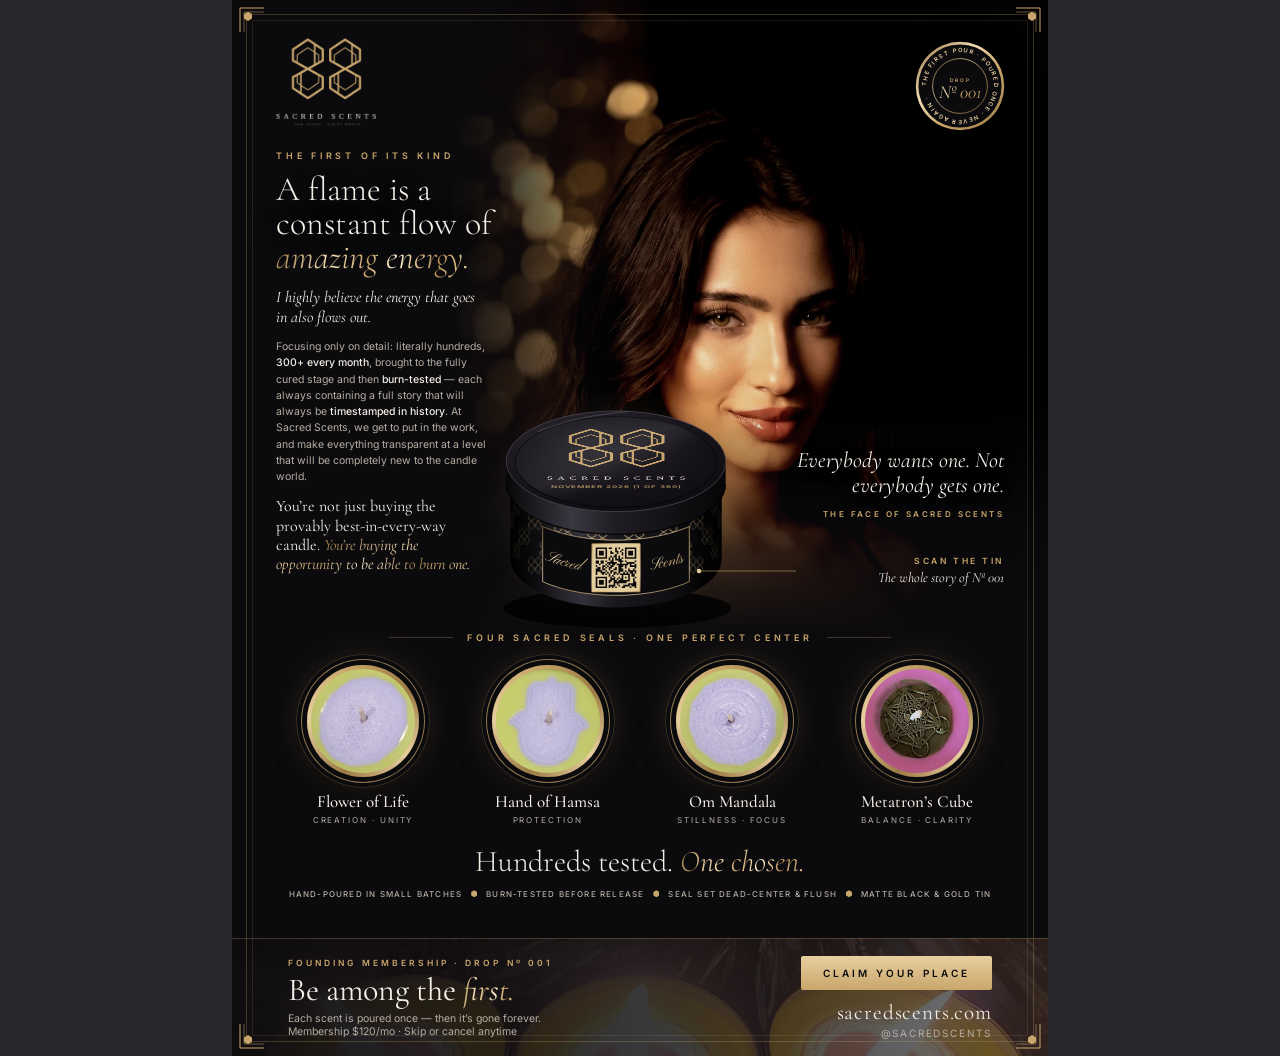
<file: flyer/flyer-seductive.html>
<!doctype html>
<html lang="en">
<head>
<meta charset="utf-8">
<meta name="viewport" content="width=816">
<title>Sacred Scents After Dark</title>
<style>
  @font-face { font-family: "Cormorant Garamond"; font-style: normal; font-weight: 300 700; src: url(fonts/cormorant.woff2) format("woff2"); }
  @font-face { font-family: "Cormorant Garamond"; font-style: italic; font-weight: 300 700; src: url(fonts/cormorant-italic.woff2) format("woff2"); }
  @font-face { font-family: "Pinyon Script"; font-style: normal; font-weight: 400; src: url(fonts/pinyon-script.woff2) format("woff2"); }
  @font-face { font-family: "Inter"; font-style: normal; font-weight: 100 900; src: url(fonts/inter.woff2) format("woff2"); }

  :root {
    --ink: #0B0A0D;
    --bone: #F4EFE6;
    --bone-dim: #B5ADA2;
    --gold: #C9A66B;
    --gold-lit: #E8CFA0;
    --gold-deep: #9C7A45;
    --line: rgba(201, 166, 107, 0.28);
    --serif: "Cormorant Garamond", Garamond, Georgia, serif;
    --sans: "Inter", Helvetica, Arial, sans-serif;
  }

  @page { size: 8.5in 11in; margin: 0; }
  * { box-sizing: border-box; margin: 0; }
  html, body { background: #2a262e; }
  body { -webkit-print-color-adjust: exact; print-color-adjust: exact; }

  .page {
    position: relative;
    width: 816px;
    height: 1056px;
    margin: 0 auto;
    overflow: hidden;
    background: var(--ink);
    color: var(--bone);
    font-family: var(--sans);
  }
  .page::before {
    content: ""; position: absolute; inset: 14px; z-index: 20; pointer-events: none;
    border: 1px solid var(--line);
  }

  /* ---------- hero: ambassador, candlelit ---------- */
  .hero { position: relative; height: 632px; }

  .ambassador {
    position: absolute; right: 0; top: 0; width: 600px; height: 634px; overflow: hidden;
  }
  .ambassador img {
    width: 100%; height: 100%; object-fit: cover; object-position: 50% 0%;
    filter: contrast(1.28) saturate(0.82) brightness(0.9) sepia(0.18);
  }
  /* warm candle bloom + vignette */
  .ambassador::before {
    content: ""; position: absolute; inset: 0; z-index: 1; mix-blend-mode: soft-light;
    background: radial-gradient(ellipse 60% 50% at 40% 88%, rgba(255,150,60,0.75), rgba(255,120,40,0) 70%);
  }
  .ambassador::after {
    content: ""; position: absolute; inset: -2px; z-index: 2;
    background:
      linear-gradient(to right, var(--ink) 0%, rgba(11,10,13,0.75) 10%, rgba(11,10,13,0) 34%),
      linear-gradient(to top, var(--ink) 0%, rgba(11,10,13,0.7) 14%, rgba(11,10,13,0) 36%),
      radial-gradient(ellipse 80% 70% at 58% 38%, rgba(11,10,13,0) 55%, rgba(11,10,13,0.55) 100%);
  }

  .lockup {
    position: absolute; z-index: 3; left: 44px; top: 38px; width: 100px;
  }

  .pitch { position: absolute; z-index: 3; left: 44px; top: 150px; width: 262px; }
  .pitch .kicker {
    font-size: 9px; letter-spacing: 0.42em; color: var(--gold); font-weight: 600;
  }
  .pitch h1 {
    margin-top: 12px;
    font-family: var(--serif); font-weight: 300; font-size: 34px; line-height: 1.0;
    text-shadow: 0 4px 24px rgba(0,0,0,0.8);
  }
  .pitch h1 em { font-style: italic; text-shadow: none; }
  .pitch p {
    margin-top: 12px; width: 212px; font-size: 10.5px; line-height: 1.55; color: var(--bone-dim);
  }
  .pitch p strong { color: var(--bone); font-weight: 500; }
  .pitch .belief {
    font-family: var(--serif); font-style: italic; font-size: 16px; line-height: 1.25; color: var(--bone);
  }
  .pitch .close {
    margin-top: 12px; width: 206px; font-family: var(--serif); font-size: 16px; line-height: 1.2; color: var(--bone);
  }
  .pitch .close em { font-style: italic; }

  .quote {
    position: absolute; z-index: 3; right: 44px; top: 448px; width: 214px; text-align: right;
  }
  .quote p {
    font-family: var(--serif); font-style: italic; font-weight: 400; font-size: 22px; line-height: 1.15;
    color: var(--bone); text-shadow: 0 2px 14px rgba(0,0,0,0.95);
  }
  .quote cite {
    display: block; margin-top: 10px; font-style: normal; font-size: 8px; letter-spacing: 0.3em;
    color: var(--gold); font-weight: 600;
  }

  .tin {
    position: absolute; z-index: 4; left: 250px; top: 384px; width: 268px;
  }
  .tin svg { width: 268px; height: 244px; }

  /* ---------- luxury frame ---------- */
  .page::after {
    content: ""; position: absolute; inset: 20px; z-index: 20; pointer-events: none;
    border: 1px solid rgba(201,166,107,0.14);
  }
  .corner { position: absolute; z-index: 21; width: 26px; height: 26px; color: var(--gold); }
  .corner.tl { left: 7px; top: 7px; }
  .corner.tr { right: 7px; top: 7px; transform: scaleX(-1); }
  .corner.bl { left: 7px; bottom: 7px; transform: scaleY(-1); }
  .corner.br { right: 7px; bottom: 7px; transform: scale(-1,-1); }

  .foil {
    background: linear-gradient(100deg, #9C7A45 0%, #F1DDB2 28%, #C9A66B 48%, #FFF1D0 62%, #B38C52 82%, #E8CFA0 100%);
    -webkit-background-clip: text; background-clip: text; color: transparent;
  }

  .hallmark {
    position: absolute; z-index: 5; left: 682px; top: 40px; width: 92px; height: 92px;
    filter: drop-shadow(0 6px 16px rgba(0,0,0,0.7));
  }

  .scan {
    position: absolute; z-index: 5; left: 464px; top: 552px; width: 308px; height: 40px;
  }
  .scan svg { position: absolute; left: 0; top: 14px; width: 100px; height: 10px; }
  .scan div { position: absolute; right: 0; top: 4px; text-align: right; }
  .scan b { display: block; font-size: 8.5px; letter-spacing: 0.3em; color: var(--gold); font-weight: 600; }
  .scan span { display: block; margin-top: 3px; font-family: var(--serif); font-style: italic; font-size: 14px; color: var(--bone); }

  /* ---------- seals ---------- */
  .seals { padding: 0 56px 0; }
  .eyebrow {
    display: flex; align-items: center; gap: 14px; justify-content: center;
    font-size: 9px; letter-spacing: 0.42em; color: var(--gold); font-weight: 600;
  }
  .eyebrow::before, .eyebrow::after { content: ""; flex: 0 0 64px; height: 1px; background: var(--line); }
  .seal-row { display: flex; justify-content: space-between; margin-top: 22px; }
  .seal { width: 150px; text-align: center; }
  .seal .disc {
    width: 112px; height: 112px; margin: 0 auto; border-radius: 50%;
    padding: 4px; background: conic-gradient(from 200deg, var(--gold-deep), var(--gold-lit), var(--gold), var(--gold-deep), var(--gold-lit), var(--gold-deep));
    box-shadow: 0 0 0 5px var(--ink), 0 0 0 6px rgba(201,166,107,0.7), 0 0 0 10px var(--ink), 0 0 0 10.6px rgba(201,166,107,0.3), 0 0 36px 8px rgba(201,166,107,0.16), 0 12px 30px rgba(0,0,0,0.6);
  }
  .seal img { width: 100%; height: 100%; border-radius: 50%; object-fit: cover; display: block; }
  .seal h3 { margin-top: 16px; font-family: var(--serif); font-weight: 500; font-size: 17px; line-height: 1.1; }
  .seal small {
    display: block; margin-top: 3px; font-size: 8px; letter-spacing: 0.24em; color: var(--bone-dim);
    text-transform: uppercase;
  }

  /* ---------- promise ---------- */
  .promise { padding: 22px 56px 0; text-align: center; }
  .promise h2 { font-family: var(--serif); font-weight: 300; font-size: 30px; line-height: 1; }
  .promise h2 em { font-style: italic; }
  .promise ul {
    list-style: none; padding: 0; margin-top: 12px;
    display: flex; justify-content: center; gap: 9px; flex-wrap: nowrap;
  }
  .promise li {
    font-size: 8px; letter-spacing: 0.15em; text-transform: uppercase; color: var(--bone-dim);
    font-weight: 500; white-space: nowrap; display: flex; align-items: center; gap: 9px;
  }
  .promise li + li::before {
    content: ""; width: 6px; height: 7px; background: var(--gold);
    clip-path: polygon(50% 0, 100% 25%, 100% 75%, 50% 100%, 0 75%, 0 25%);
  }

  /* ---------- CTA band ---------- */
  .cta {
    position: absolute; left: 0; right: 0; bottom: 0; height: 118px;
    display: flex; align-items: center; justify-content: space-between;
    padding: 0 56px;
    border-top: 1px solid var(--line);
    background: linear-gradient(90deg, rgba(11,10,13,0.96) 0%, rgba(11,10,13,0.80) 55%, rgba(11,10,13,0.55) 100%),
                url(images/candles-lit.jpg) 50% 34% / cover;
  }
  .cta .offer small { display: block; font-size: 8.5px; letter-spacing: 0.36em; color: var(--gold); font-weight: 600; }
  .cta .offer b { display: block; margin-top: 6px; font-family: var(--serif); font-weight: 400; font-size: 32px; line-height: 1; }
  .cta .offer b em { font-style: italic; }
  .cta .offer span { display: block; margin-top: 6px; font-size: 10.5px; color: var(--bone-dim); }
  .cta .where { text-align: right; }
  .cta .btn {
    display: inline-block; padding: 11px 22px; border-radius: 2px;
    background: linear-gradient(180deg, var(--gold-lit), var(--gold));
    color: var(--ink); font-size: 10px; font-weight: 600; letter-spacing: 0.3em;
  }
  .cta .url { margin-top: 10px; font-family: var(--serif); font-size: 21px; letter-spacing: 0.04em; }
  .cta .ig { margin-top: 2px; font-size: 10px; letter-spacing: 0.18em; color: var(--bone-dim); }

  @media print { html, body { background: var(--ink); } .page { margin: 0; } }
</style>
</head>
<body>

<!-- Shared emblem geometry (double-eight mark from assets/logo-mark.svg) -->
<svg width="0" height="0" style="position:absolute" aria-hidden="true">
  <defs>
    <path id="glyph" d="M70,4 L124,40 L124,80 L70,110 L124,140 L124,180 L70,216 L16,180 L16,140 L70,110 L16,80 L16,40 Z" fill="none"/>
    <g id="cornerArt">
      <path d="M1 25 V1 H25"/><path d="M5 25 V5 H25" stroke-opacity="0.5"/>
      <path d="M9 4 L13 1.7 L17 4 L17 8.6 L13 11 L9 8.6 Z" transform="translate(-4 3)" fill="currentColor" stroke="none"/>
    </g>
    <path id="hallArc" d="M52,52 m-38,0 a38,38 0 1,1 76,0 a38,38 0 1,1 -76,0"/>
    <g id="emblem">
      <g transform="translate(0,20)">
        <use href="#glyph" stroke-width="8" stroke-linejoin="round"/>
        <use href="#glyph" stroke-width="5" stroke-linejoin="round" transform="translate(70,110) scale(0.72) translate(-70,-110)"/>
        <line x1="95" y1="24" x2="95" y2="96" stroke-width="6" stroke-linecap="round"/>
        <line x1="45" y1="124" x2="45" y2="196" stroke-width="6" stroke-linecap="round"/>
      </g>
      <g transform="translate(135,20)">
        <use href="#glyph" stroke-width="8" stroke-linejoin="round"/>
        <use href="#glyph" stroke-width="5" stroke-linejoin="round" transform="translate(70,110) scale(0.72) translate(-70,-110)"/>
        <line x1="95" y1="24" x2="95" y2="96" stroke-width="6" stroke-linecap="round"/>
        <line x1="45" y1="124" x2="45" y2="196" stroke-width="6" stroke-linecap="round"/>
      </g>
    </g>
  </defs>
</svg>

<main class="page">

  <svg class="corner tl" viewBox="0 0 26 26" fill="none" stroke="currentColor" stroke-width="1" aria-hidden="true"><use href="#cornerArt"/></svg>
  <svg class="corner tr" viewBox="0 0 26 26" fill="none" stroke="currentColor" stroke-width="1" aria-hidden="true"><use href="#cornerArt"/></svg>
  <svg class="corner bl" viewBox="0 0 26 26" fill="none" stroke="currentColor" stroke-width="1" aria-hidden="true"><use href="#cornerArt"/></svg>
  <svg class="corner br" viewBox="0 0 26 26" fill="none" stroke="currentColor" stroke-width="1" aria-hidden="true"><use href="#cornerArt"/></svg>

  <section class="hero">
    <div class="ambassador">
      <img src="images/ambassador.jpg" alt="The Sacred Scents ambassador by candlelight">
    </div>

    <img class="lockup" src="images/logo-stacked.png" alt="Sacred Scents — One scent · Every month">

    <div class="pitch">
      <div class="kicker">THE FIRST OF ITS KIND</div>
      <h1>A flame is a constant flow of <em class="foil">amazing energy.</em></h1>
      <p class="belief">I highly believe the energy that goes in also flows out.</p>
      <p>Focusing only on detail: literally hundreds, <strong>300+ every month</strong>,
         brought to the fully cured stage and then <strong>burn-tested</strong> &mdash; each
         always containing a full story that will always be <strong>timestamped in history</strong>.
         At Sacred Scents, we get to put in the work, and make everything transparent at a level
         that will be completely new to the candle world.</p>
      <p class="close">You&rsquo;re not just buying the provably best-in-every-way candle.
         <em class="foil">You&rsquo;re buying the opportunity to be able to burn one.</em></p>
    </div>

    <blockquote class="quote">
      <p>Everybody wants one. Not everybody gets one.</p>
      <cite>THE FACE OF SACRED SCENTS</cite>
    </blockquote>


    <svg class="hallmark" viewBox="0 0 104 104" aria-label="Drop No. 001, the first pour">
      <defs>
        <linearGradient id="hmFoil" x1="0" y1="0" x2="1" y2="1">
          <stop offset="0" stop-color="#8E6D3C"/><stop offset="0.35" stop-color="#F1DDB2"/>
          <stop offset="0.6" stop-color="#C9A66B"/><stop offset="1" stop-color="#9C7A45"/>
        </linearGradient>
      </defs>
      <circle cx="52" cy="52" r="50" fill="url(#hmFoil)"/>
      <circle cx="52" cy="52" r="47" fill="#0B0A0D"/>
      <circle cx="52" cy="52" r="31" fill="none" stroke="url(#hmFoil)" stroke-width="0.8"/>
      <text font-family="Inter, sans-serif" font-size="6.6" font-weight="600" letter-spacing="1.6" fill="#E8CFA0">
        <textPath href="#hallArc" startOffset="0">THE FIRST POUR · POURED ONCE · NEVER AGAIN ·</textPath>
      </text>
      <text x="52" y="47" text-anchor="middle" font-family="Inter, sans-serif" font-size="5.5" font-weight="600" letter-spacing="1.8" fill="#C9A66B">DROP</text>
      <text x="52" y="65" text-anchor="middle" font-family="Cormorant Garamond, serif" font-size="21" font-style="italic" fill="url(#hmFoil)">N&#186; 001</text>
    </svg>
    <div class="tin">
      <svg viewBox="0 0 330 300" aria-label="Sacred Scents tin: logo on the lid, emblem-wrapped side with a scannable QR code">
        <defs>
          <linearGradient id="side" x1="0" x2="1">
            <stop offset="0" stop-color="#050506"/><stop offset="0.18" stop-color="#1c1a20"/>
            <stop offset="0.34" stop-color="#34313a"/><stop offset="0.5" stop-color="#1a181d"/>
            <stop offset="0.85" stop-color="#0c0b0e"/><stop offset="1" stop-color="#030303"/>
          </linearGradient>
          <linearGradient id="shade" x1="0" x2="1">
            <stop offset="0" stop-color="#000" stop-opacity="0.85"/><stop offset="0.22" stop-color="#000" stop-opacity="0"/>
            <stop offset="0.78" stop-color="#000" stop-opacity="0"/><stop offset="1" stop-color="#000" stop-opacity="0.85"/>
          </linearGradient>
          <linearGradient id="lidSide" x1="0" x2="1">
            <stop offset="0" stop-color="#070708"/><stop offset="0.3" stop-color="#3a3740"/>
            <stop offset="0.5" stop-color="#1f1d23"/><stop offset="1" stop-color="#050506"/>
          </linearGradient>
          <radialGradient id="lidTop" cx="0.36" cy="0.28" r="0.95">
            <stop offset="0" stop-color="#2c2931"/><stop offset="0.6" stop-color="#141217"/><stop offset="1" stop-color="#09080b"/>
          </radialGradient>
          <linearGradient id="foil" x1="0" y1="0" x2="1" y2="1">
            <stop offset="0" stop-color="#9C7A45"/><stop offset="0.35" stop-color="#F1DDB2"/>
            <stop offset="0.55" stop-color="#C9A66B"/><stop offset="0.8" stop-color="#E8CFA0"/><stop offset="1" stop-color="#8E6D3C"/>
          </linearGradient>
          <radialGradient id="glow" cx="0.5" cy="0.5" r="0.5">
            <stop offset="0" stop-color="#C9A66B" stop-opacity="0.24"/><stop offset="1" stop-color="#C9A66B" stop-opacity="0"/>
          </radialGradient>
          <linearGradient id="sheen" x1="0" y1="0" x2="1" y2="1">
            <stop offset="0.2" stop-color="#fff" stop-opacity="0"/><stop offset="0.45" stop-color="#fff" stop-opacity="0.07"/><stop offset="0.6" stop-color="#fff" stop-opacity="0"/>
          </linearGradient>
          <clipPath id="lidClip"><ellipse cx="165" cy="95" rx="124" ry="56"/></clipPath>
          <clipPath id="bodyClip"><path d="M35,121 L35,215 A130,60 0 0 0 295,215 L295,121 Z"/></clipPath>
          <path id="wordArc" d="M35,172 A130,60 0 0 0 295,172"/>
        </defs>

        <ellipse cx="165" cy="150" rx="165" ry="145" fill="url(#glow)"/>
        <ellipse cx="167" cy="276" rx="140" ry="24" fill="#000" opacity="0.8"/>

        <!-- body -->
        <path d="M35,121 L35,215 A130,60 0 0 0 295,215 L295,121 Z" fill="url(#side)"/>

        <!-- emblem wrap: the double-eight repeated around the whole side -->
        <g clip-path="url(#bodyClip)" stroke="url(#foil)" fill="none">
          <use href="#emblem" transform="translate(42.8,150.5) scale(0.0342,0.1000) translate(-142,-128)" stroke-opacity="0.60"/>
          <use href="#emblem" transform="translate(65.4,168.6) scale(0.0643,0.1000) translate(-142,-128)" stroke-opacity="0.74"/>
          <use href="#emblem" transform="translate(100.0,182.0) scale(0.0866,0.1000) translate(-142,-128)" stroke-opacity="0.84"/>
          <use href="#emblem" transform="translate(142.4,189.1) scale(0.0985,0.1000) translate(-142,-128)" stroke-opacity="0.89"/>
          <use href="#emblem" transform="translate(187.6,189.1) scale(0.0985,0.1000) translate(-142,-128)" stroke-opacity="0.89"/>
          <use href="#emblem" transform="translate(230.0,182.0) scale(0.0866,0.1000) translate(-142,-128)" stroke-opacity="0.84"/>
          <use href="#emblem" transform="translate(264.6,168.6) scale(0.0643,0.1000) translate(-142,-128)" stroke-opacity="0.74"/>
          <use href="#emblem" transform="translate(287.2,150.5) scale(0.0342,0.1000) translate(-142,-128)" stroke-opacity="0.60"/>
          <use href="#emblem" transform="translate(37.0,167.4) scale(0.0174,0.1000) translate(-142,-128)" stroke-opacity="0.53"/>
          <use href="#emblem" transform="translate(52.4,187.0) scale(0.0500,0.1000) translate(-142,-128)" stroke-opacity="0.68"/>
          <use href="#emblem" transform="translate(81.4,203.0) scale(0.0766,0.1000) translate(-142,-128)" stroke-opacity="0.79"/>
          <use href="#emblem" transform="translate(120.5,213.4) scale(0.0940,0.1000) translate(-142,-128)" stroke-opacity="0.87"/>
          <use href="#emblem" transform="translate(165.0,217.0) scale(0.1000,0.1000) translate(-142,-128)" stroke-opacity="0.90"/>
          <use href="#emblem" transform="translate(209.5,213.4) scale(0.0940,0.1000) translate(-142,-128)" stroke-opacity="0.87"/>
          <use href="#emblem" transform="translate(248.6,203.0) scale(0.0766,0.1000) translate(-142,-128)" stroke-opacity="0.79"/>
          <use href="#emblem" transform="translate(277.6,187.0) scale(0.0500,0.1000) translate(-142,-128)" stroke-opacity="0.68"/>
          <use href="#emblem" transform="translate(293.0,167.4) scale(0.0174,0.1000) translate(-142,-128)" stroke-opacity="0.53"/>
          <use href="#emblem" transform="translate(42.8,204.5) scale(0.0342,0.1000) translate(-142,-128)" stroke-opacity="0.60"/>
          <use href="#emblem" transform="translate(65.4,222.6) scale(0.0643,0.1000) translate(-142,-128)" stroke-opacity="0.74"/>
          <use href="#emblem" transform="translate(100.0,236.0) scale(0.0866,0.1000) translate(-142,-128)" stroke-opacity="0.84"/>
          <use href="#emblem" transform="translate(142.4,243.1) scale(0.0985,0.1000) translate(-142,-128)" stroke-opacity="0.89"/>
          <use href="#emblem" transform="translate(187.6,243.1) scale(0.0985,0.1000) translate(-142,-128)" stroke-opacity="0.89"/>
          <use href="#emblem" transform="translate(230.0,236.0) scale(0.0866,0.1000) translate(-142,-128)" stroke-opacity="0.84"/>
          <use href="#emblem" transform="translate(264.6,222.6) scale(0.0643,0.1000) translate(-142,-128)" stroke-opacity="0.74"/>
          <use href="#emblem" transform="translate(287.2,204.5) scale(0.0342,0.1000) translate(-142,-128)" stroke-opacity="0.60"/>
        </g>
        <path d="M35,121 L35,215 A130,60 0 0 0 295,215 L295,121 Z" fill="url(#shade)"/>

        <!-- front label: wordmark + scannable QR -->
        <path d="M74.7,175.2 L78.0,176.6 L81.4,178.0 L85.0,179.3 L88.6,180.5 L92.3,181.7 L96.1,182.9 L100.0,184.0 L104.0,185.0 L108.0,185.9 L112.1,186.8 L116.3,187.6 L120.5,188.4 L124.8,189.1 L129.2,189.7 L133.6,190.2 L138.0,190.7 L142.4,191.1 L146.9,191.4 L151.4,191.7 L155.9,191.9 L160.5,192.0 L165.0,192.0 L169.5,192.0 L174.1,191.9 L178.6,191.7 L183.1,191.4 L187.6,191.1 L192.0,190.7 L196.4,190.2 L200.8,189.7 L205.2,189.1 L209.5,188.4 L213.7,187.6 L217.9,186.8 L222.0,185.9 L226.0,185.0 L230.0,184.0 L233.9,182.9 L237.7,181.7 L241.4,180.5 L245.0,179.3 L248.6,178.0 L252.0,176.6 L255.3,175.2 L255.3,243.2 L252.0,244.6 L248.6,246.0 L245.0,247.3 L241.4,248.5 L237.7,249.7 L233.9,250.9 L230.0,252.0 L226.0,253.0 L222.0,253.9 L217.9,254.8 L213.7,255.6 L209.5,256.4 L205.2,257.1 L200.8,257.7 L196.4,258.2 L192.0,258.7 L187.6,259.1 L183.1,259.4 L178.6,259.7 L174.1,259.9 L169.5,260.0 L165.0,260.0 L160.5,260.0 L155.9,259.9 L151.4,259.7 L146.9,259.4 L142.4,259.1 L138.0,258.7 L133.6,258.2 L129.2,257.7 L124.8,257.1 L120.5,256.4 L116.3,255.6 L112.1,254.8 L108.0,253.9 L104.0,253.0 L100.0,252.0 L96.1,250.9 L92.3,249.7 L88.6,248.5 L85.0,247.3 L81.4,246.0 L78.0,244.6 L74.7,243.2 Z" fill="#0B0A0D" stroke="url(#foil)" stroke-width="0.9"/>
        <text font-family="Pinyon Script, cursive" font-size="20" letter-spacing="0" fill="url(#foil)" text-anchor="middle">
          <textPath href="#wordArc" startOffset="28.7%">Sacred</textPath>
        </text>
        <text font-family="Pinyon Script, cursive" font-size="20" letter-spacing="0" fill="url(#foil)" text-anchor="middle">
          <textPath href="#wordArc" startOffset="70.9%">Scents</textPath>
        </text>
        <rect x="134.80" y="195.80" width="60.40" height="60.40" rx="1.5" fill="url(#foil)"/>
          <rect x="136.00" y="197.00" width="58" height="58" fill="#E4CD9C"/>
          <path d="M140.000,201.000h2.000v2.000h-2.000zM142.000,201.000h2.000v2.000h-2.000zM144.000,201.000h2.000v2.000h-2.000zM146.000,201.000h2.000v2.000h-2.000zM148.000,201.000h2.000v2.000h-2.000zM150.000,201.000h2.000v2.000h-2.000zM152.000,201.000h2.000v2.000h-2.000zM156.000,201.000h2.000v2.000h-2.000zM158.000,201.000h2.000v2.000h-2.000zM164.000,201.000h2.000v2.000h-2.000zM168.000,201.000h2.000v2.000h-2.000zM176.000,201.000h2.000v2.000h-2.000zM178.000,201.000h2.000v2.000h-2.000zM180.000,201.000h2.000v2.000h-2.000zM182.000,201.000h2.000v2.000h-2.000zM184.000,201.000h2.000v2.000h-2.000zM186.000,201.000h2.000v2.000h-2.000zM188.000,201.000h2.000v2.000h-2.000zM140.000,203.000h2.000v2.000h-2.000zM152.000,203.000h2.000v2.000h-2.000zM164.000,203.000h2.000v2.000h-2.000zM172.000,203.000h2.000v2.000h-2.000zM176.000,203.000h2.000v2.000h-2.000zM188.000,203.000h2.000v2.000h-2.000zM140.000,205.000h2.000v2.000h-2.000zM144.000,205.000h2.000v2.000h-2.000zM146.000,205.000h2.000v2.000h-2.000zM148.000,205.000h2.000v2.000h-2.000zM152.000,205.000h2.000v2.000h-2.000zM158.000,205.000h2.000v2.000h-2.000zM164.000,205.000h2.000v2.000h-2.000zM166.000,205.000h2.000v2.000h-2.000zM170.000,205.000h2.000v2.000h-2.000zM176.000,205.000h2.000v2.000h-2.000zM180.000,205.000h2.000v2.000h-2.000zM182.000,205.000h2.000v2.000h-2.000zM184.000,205.000h2.000v2.000h-2.000zM188.000,205.000h2.000v2.000h-2.000zM140.000,207.000h2.000v2.000h-2.000zM144.000,207.000h2.000v2.000h-2.000zM146.000,207.000h2.000v2.000h-2.000zM148.000,207.000h2.000v2.000h-2.000zM152.000,207.000h2.000v2.000h-2.000zM158.000,207.000h2.000v2.000h-2.000zM160.000,207.000h2.000v2.000h-2.000zM166.000,207.000h2.000v2.000h-2.000zM172.000,207.000h2.000v2.000h-2.000zM176.000,207.000h2.000v2.000h-2.000zM180.000,207.000h2.000v2.000h-2.000zM182.000,207.000h2.000v2.000h-2.000zM184.000,207.000h2.000v2.000h-2.000zM188.000,207.000h2.000v2.000h-2.000zM140.000,209.000h2.000v2.000h-2.000zM144.000,209.000h2.000v2.000h-2.000zM146.000,209.000h2.000v2.000h-2.000zM148.000,209.000h2.000v2.000h-2.000zM152.000,209.000h2.000v2.000h-2.000zM164.000,209.000h2.000v2.000h-2.000zM172.000,209.000h2.000v2.000h-2.000zM176.000,209.000h2.000v2.000h-2.000zM180.000,209.000h2.000v2.000h-2.000zM182.000,209.000h2.000v2.000h-2.000zM184.000,209.000h2.000v2.000h-2.000zM188.000,209.000h2.000v2.000h-2.000zM140.000,211.000h2.000v2.000h-2.000zM152.000,211.000h2.000v2.000h-2.000zM158.000,211.000h2.000v2.000h-2.000zM162.000,211.000h2.000v2.000h-2.000zM164.000,211.000h2.000v2.000h-2.000zM168.000,211.000h2.000v2.000h-2.000zM176.000,211.000h2.000v2.000h-2.000zM188.000,211.000h2.000v2.000h-2.000zM140.000,213.000h2.000v2.000h-2.000zM142.000,213.000h2.000v2.000h-2.000zM144.000,213.000h2.000v2.000h-2.000zM146.000,213.000h2.000v2.000h-2.000zM148.000,213.000h2.000v2.000h-2.000zM150.000,213.000h2.000v2.000h-2.000zM152.000,213.000h2.000v2.000h-2.000zM156.000,213.000h2.000v2.000h-2.000zM160.000,213.000h2.000v2.000h-2.000zM164.000,213.000h2.000v2.000h-2.000zM168.000,213.000h2.000v2.000h-2.000zM172.000,213.000h2.000v2.000h-2.000zM176.000,213.000h2.000v2.000h-2.000zM178.000,213.000h2.000v2.000h-2.000zM180.000,213.000h2.000v2.000h-2.000zM182.000,213.000h2.000v2.000h-2.000zM184.000,213.000h2.000v2.000h-2.000zM186.000,213.000h2.000v2.000h-2.000zM188.000,213.000h2.000v2.000h-2.000zM156.000,215.000h2.000v2.000h-2.000zM160.000,215.000h2.000v2.000h-2.000zM164.000,215.000h2.000v2.000h-2.000zM166.000,215.000h2.000v2.000h-2.000zM168.000,215.000h2.000v2.000h-2.000zM170.000,215.000h2.000v2.000h-2.000zM140.000,217.000h2.000v2.000h-2.000zM142.000,217.000h2.000v2.000h-2.000zM146.000,217.000h2.000v2.000h-2.000zM148.000,217.000h2.000v2.000h-2.000zM152.000,217.000h2.000v2.000h-2.000zM158.000,217.000h2.000v2.000h-2.000zM160.000,217.000h2.000v2.000h-2.000zM168.000,217.000h2.000v2.000h-2.000zM170.000,217.000h2.000v2.000h-2.000zM172.000,217.000h2.000v2.000h-2.000zM176.000,217.000h2.000v2.000h-2.000zM188.000,217.000h2.000v2.000h-2.000zM140.000,219.000h2.000v2.000h-2.000zM142.000,219.000h2.000v2.000h-2.000zM146.000,219.000h2.000v2.000h-2.000zM148.000,219.000h2.000v2.000h-2.000zM154.000,219.000h2.000v2.000h-2.000zM156.000,219.000h2.000v2.000h-2.000zM158.000,219.000h2.000v2.000h-2.000zM160.000,219.000h2.000v2.000h-2.000zM162.000,219.000h2.000v2.000h-2.000zM164.000,219.000h2.000v2.000h-2.000zM170.000,219.000h2.000v2.000h-2.000zM178.000,219.000h2.000v2.000h-2.000zM180.000,219.000h2.000v2.000h-2.000zM182.000,219.000h2.000v2.000h-2.000zM184.000,219.000h2.000v2.000h-2.000zM186.000,219.000h2.000v2.000h-2.000zM144.000,221.000h2.000v2.000h-2.000zM152.000,221.000h2.000v2.000h-2.000zM156.000,221.000h2.000v2.000h-2.000zM160.000,221.000h2.000v2.000h-2.000zM162.000,221.000h2.000v2.000h-2.000zM166.000,221.000h2.000v2.000h-2.000zM168.000,221.000h2.000v2.000h-2.000zM170.000,221.000h2.000v2.000h-2.000zM172.000,221.000h2.000v2.000h-2.000zM174.000,221.000h2.000v2.000h-2.000zM176.000,221.000h2.000v2.000h-2.000zM178.000,221.000h2.000v2.000h-2.000zM182.000,221.000h2.000v2.000h-2.000zM188.000,221.000h2.000v2.000h-2.000zM140.000,223.000h2.000v2.000h-2.000zM148.000,223.000h2.000v2.000h-2.000zM150.000,223.000h2.000v2.000h-2.000zM154.000,223.000h2.000v2.000h-2.000zM158.000,223.000h2.000v2.000h-2.000zM160.000,223.000h2.000v2.000h-2.000zM168.000,223.000h2.000v2.000h-2.000zM170.000,223.000h2.000v2.000h-2.000zM172.000,223.000h2.000v2.000h-2.000zM176.000,223.000h2.000v2.000h-2.000zM182.000,223.000h2.000v2.000h-2.000zM184.000,223.000h2.000v2.000h-2.000zM186.000,223.000h2.000v2.000h-2.000zM188.000,223.000h2.000v2.000h-2.000zM142.000,225.000h2.000v2.000h-2.000zM144.000,225.000h2.000v2.000h-2.000zM148.000,225.000h2.000v2.000h-2.000zM152.000,225.000h2.000v2.000h-2.000zM156.000,225.000h2.000v2.000h-2.000zM158.000,225.000h2.000v2.000h-2.000zM164.000,225.000h2.000v2.000h-2.000zM168.000,225.000h2.000v2.000h-2.000zM170.000,225.000h2.000v2.000h-2.000zM176.000,225.000h2.000v2.000h-2.000zM188.000,225.000h2.000v2.000h-2.000zM140.000,227.000h2.000v2.000h-2.000zM142.000,227.000h2.000v2.000h-2.000zM144.000,227.000h2.000v2.000h-2.000zM148.000,227.000h2.000v2.000h-2.000zM150.000,227.000h2.000v2.000h-2.000zM156.000,227.000h2.000v2.000h-2.000zM162.000,227.000h2.000v2.000h-2.000zM164.000,227.000h2.000v2.000h-2.000zM168.000,227.000h2.000v2.000h-2.000zM170.000,227.000h2.000v2.000h-2.000zM172.000,227.000h2.000v2.000h-2.000zM180.000,227.000h2.000v2.000h-2.000zM186.000,227.000h2.000v2.000h-2.000zM140.000,229.000h2.000v2.000h-2.000zM142.000,229.000h2.000v2.000h-2.000zM144.000,229.000h2.000v2.000h-2.000zM146.000,229.000h2.000v2.000h-2.000zM152.000,229.000h2.000v2.000h-2.000zM158.000,229.000h2.000v2.000h-2.000zM160.000,229.000h2.000v2.000h-2.000zM168.000,229.000h2.000v2.000h-2.000zM170.000,229.000h2.000v2.000h-2.000zM172.000,229.000h2.000v2.000h-2.000zM176.000,229.000h2.000v2.000h-2.000zM180.000,229.000h2.000v2.000h-2.000zM182.000,229.000h2.000v2.000h-2.000zM184.000,229.000h2.000v2.000h-2.000zM186.000,229.000h2.000v2.000h-2.000zM188.000,229.000h2.000v2.000h-2.000zM140.000,231.000h2.000v2.000h-2.000zM146.000,231.000h2.000v2.000h-2.000zM148.000,231.000h2.000v2.000h-2.000zM150.000,231.000h2.000v2.000h-2.000zM154.000,231.000h2.000v2.000h-2.000zM158.000,231.000h2.000v2.000h-2.000zM162.000,231.000h2.000v2.000h-2.000zM164.000,231.000h2.000v2.000h-2.000zM168.000,231.000h2.000v2.000h-2.000zM174.000,231.000h2.000v2.000h-2.000zM178.000,231.000h2.000v2.000h-2.000zM182.000,231.000h2.000v2.000h-2.000zM184.000,231.000h2.000v2.000h-2.000zM188.000,231.000h2.000v2.000h-2.000zM140.000,233.000h2.000v2.000h-2.000zM148.000,233.000h2.000v2.000h-2.000zM152.000,233.000h2.000v2.000h-2.000zM156.000,233.000h2.000v2.000h-2.000zM162.000,233.000h2.000v2.000h-2.000zM166.000,233.000h2.000v2.000h-2.000zM170.000,233.000h2.000v2.000h-2.000zM172.000,233.000h2.000v2.000h-2.000zM174.000,233.000h2.000v2.000h-2.000zM176.000,233.000h2.000v2.000h-2.000zM178.000,233.000h2.000v2.000h-2.000zM180.000,233.000h2.000v2.000h-2.000zM184.000,233.000h2.000v2.000h-2.000zM186.000,233.000h2.000v2.000h-2.000zM156.000,235.000h2.000v2.000h-2.000zM160.000,235.000h2.000v2.000h-2.000zM172.000,235.000h2.000v2.000h-2.000zM180.000,235.000h2.000v2.000h-2.000zM184.000,235.000h2.000v2.000h-2.000zM186.000,235.000h2.000v2.000h-2.000zM140.000,237.000h2.000v2.000h-2.000zM142.000,237.000h2.000v2.000h-2.000zM144.000,237.000h2.000v2.000h-2.000zM146.000,237.000h2.000v2.000h-2.000zM148.000,237.000h2.000v2.000h-2.000zM150.000,237.000h2.000v2.000h-2.000zM152.000,237.000h2.000v2.000h-2.000zM158.000,237.000h2.000v2.000h-2.000zM162.000,237.000h2.000v2.000h-2.000zM168.000,237.000h2.000v2.000h-2.000zM172.000,237.000h2.000v2.000h-2.000zM176.000,237.000h2.000v2.000h-2.000zM180.000,237.000h2.000v2.000h-2.000zM188.000,237.000h2.000v2.000h-2.000zM140.000,239.000h2.000v2.000h-2.000zM152.000,239.000h2.000v2.000h-2.000zM158.000,239.000h2.000v2.000h-2.000zM160.000,239.000h2.000v2.000h-2.000zM162.000,239.000h2.000v2.000h-2.000zM166.000,239.000h2.000v2.000h-2.000zM170.000,239.000h2.000v2.000h-2.000zM172.000,239.000h2.000v2.000h-2.000zM180.000,239.000h2.000v2.000h-2.000zM186.000,239.000h2.000v2.000h-2.000zM140.000,241.000h2.000v2.000h-2.000zM144.000,241.000h2.000v2.000h-2.000zM146.000,241.000h2.000v2.000h-2.000zM148.000,241.000h2.000v2.000h-2.000zM152.000,241.000h2.000v2.000h-2.000zM156.000,241.000h2.000v2.000h-2.000zM158.000,241.000h2.000v2.000h-2.000zM162.000,241.000h2.000v2.000h-2.000zM164.000,241.000h2.000v2.000h-2.000zM168.000,241.000h2.000v2.000h-2.000zM170.000,241.000h2.000v2.000h-2.000zM172.000,241.000h2.000v2.000h-2.000zM174.000,241.000h2.000v2.000h-2.000zM176.000,241.000h2.000v2.000h-2.000zM178.000,241.000h2.000v2.000h-2.000zM180.000,241.000h2.000v2.000h-2.000zM186.000,241.000h2.000v2.000h-2.000zM140.000,243.000h2.000v2.000h-2.000zM144.000,243.000h2.000v2.000h-2.000zM146.000,243.000h2.000v2.000h-2.000zM148.000,243.000h2.000v2.000h-2.000zM152.000,243.000h2.000v2.000h-2.000zM156.000,243.000h2.000v2.000h-2.000zM162.000,243.000h2.000v2.000h-2.000zM164.000,243.000h2.000v2.000h-2.000zM166.000,243.000h2.000v2.000h-2.000zM168.000,243.000h2.000v2.000h-2.000zM170.000,243.000h2.000v2.000h-2.000zM172.000,243.000h2.000v2.000h-2.000zM174.000,243.000h2.000v2.000h-2.000zM176.000,243.000h2.000v2.000h-2.000zM186.000,243.000h2.000v2.000h-2.000zM188.000,243.000h2.000v2.000h-2.000zM140.000,245.000h2.000v2.000h-2.000zM144.000,245.000h2.000v2.000h-2.000zM146.000,245.000h2.000v2.000h-2.000zM148.000,245.000h2.000v2.000h-2.000zM152.000,245.000h2.000v2.000h-2.000zM162.000,245.000h2.000v2.000h-2.000zM166.000,245.000h2.000v2.000h-2.000zM180.000,245.000h2.000v2.000h-2.000zM182.000,245.000h2.000v2.000h-2.000zM184.000,245.000h2.000v2.000h-2.000zM186.000,245.000h2.000v2.000h-2.000zM188.000,245.000h2.000v2.000h-2.000zM140.000,247.000h2.000v2.000h-2.000zM152.000,247.000h2.000v2.000h-2.000zM156.000,247.000h2.000v2.000h-2.000zM158.000,247.000h2.000v2.000h-2.000zM160.000,247.000h2.000v2.000h-2.000zM162.000,247.000h2.000v2.000h-2.000zM168.000,247.000h2.000v2.000h-2.000zM174.000,247.000h2.000v2.000h-2.000zM176.000,247.000h2.000v2.000h-2.000zM178.000,247.000h2.000v2.000h-2.000zM180.000,247.000h2.000v2.000h-2.000zM184.000,247.000h2.000v2.000h-2.000zM186.000,247.000h2.000v2.000h-2.000zM188.000,247.000h2.000v2.000h-2.000zM140.000,249.000h2.000v2.000h-2.000zM142.000,249.000h2.000v2.000h-2.000zM144.000,249.000h2.000v2.000h-2.000zM146.000,249.000h2.000v2.000h-2.000zM148.000,249.000h2.000v2.000h-2.000zM150.000,249.000h2.000v2.000h-2.000zM152.000,249.000h2.000v2.000h-2.000zM156.000,249.000h2.000v2.000h-2.000zM160.000,249.000h2.000v2.000h-2.000zM164.000,249.000h2.000v2.000h-2.000zM172.000,249.000h2.000v2.000h-2.000zM174.000,249.000h2.000v2.000h-2.000zM182.000,249.000h2.000v2.000h-2.000zM188.000,249.000h2.000v2.000h-2.000z" fill="#0B0A0D"/>

        <!-- lid rim -->
        <path d="M30,95 L30,123 A135,62 0 0 0 300,123 L300,95 Z" fill="url(#lidSide)"/>
        <path d="M30,123 A135,62 0 0 0 300,123" fill="none" stroke="#000" stroke-width="1.5" opacity="0.85"/>
        <!-- lid top -->
        <ellipse cx="165" cy="95" rx="135" ry="62" fill="url(#lidTop)"/>
        <ellipse cx="165" cy="95" rx="135" ry="62" fill="none" stroke="#4a4650" stroke-width="1"/>
        <ellipse cx="165" cy="96" rx="124" ry="56" fill="none" stroke="#000" stroke-opacity="0.6" stroke-width="1.2"/>

        <!-- the actual Sacred Scents logo, printed across the lid -->
        <g clip-path="url(#lidClip)">
          <g transform="translate(165,95) scale(1,0.46)">
            <image href="images/logo-lid.png" x="-85" y="-88" width="170" height="140.4" preserveAspectRatio="xMidYMid meet"/>
            <text x="0" y="71" text-anchor="middle" font-family="Inter, Helvetica, sans-serif" font-size="10" font-weight="500" letter-spacing="0.9" fill="#C9A66B">NOVEMBER 2026 (1 OF 360)</text>
          </g>
          <ellipse cx="165" cy="95" rx="124" ry="56" fill="url(#sheen)"/>
        </g>

        <path d="M70,58 Q120,38 180,34" stroke="#fff" stroke-opacity="0.16" stroke-width="1.4" fill="none" stroke-linecap="round"/>
      </svg>
    </div>
    <div class="scan">
      <svg viewBox="0 0 100 10" aria-hidden="true"><circle cx="3" cy="5" r="2.2" fill="#E8CFA0"/><line x1="3" y1="5" x2="100" y2="5" stroke="#C9A66B" stroke-opacity="0.7" stroke-width="0.8"/></svg>
      <div><b>SCAN THE TIN</b><span>The whole story of N&ordm; 001</span></div>
    </div>

  </section>

  <section class="seals">
    <div class="eyebrow">FOUR SACRED SEALS &middot; ONE PERFECT CENTER</div>
    <div class="seal-row">
      <div class="seal">
        <div class="disc"><img src="images/seal-flower.jpg" alt=""></div>
        <h3>Flower of Life</h3><small>Creation &middot; Unity</small>
      </div>
      <div class="seal">
        <div class="disc"><img src="images/seal-hamsa.jpg" alt=""></div>
        <h3>Hand of Hamsa</h3><small>Protection</small>
      </div>
      <div class="seal">
        <div class="disc"><img src="images/seal-om.jpg" alt=""></div>
        <h3>Om Mandala</h3><small>Stillness &middot; Focus</small>
      </div>
      <div class="seal">
        <div class="disc"><img src="images/seal-metatron.jpg" alt=""></div>
        <h3>Metatron&rsquo;s Cube</h3><small>Balance &middot; Clarity</small>
      </div>
    </div>
  </section>

  <section class="promise">
    <h2>Hundreds tested. <em class="foil">One chosen.</em></h2>
    <ul>
      <li>Hand-poured in small batches</li>
      <li>Burn-tested before release</li>
      <li>Seal set dead-center &amp; flush</li>
      <li>Matte black &amp; gold tin</li>
    </ul>
  </section>

  <footer class="cta">
    <div class="offer">
      <small>FOUNDING MEMBERSHIP &middot; DROP N&ordm; 001</small>
      <b>Be among the <em class="foil">first.</em></b>
      <span>Each scent is poured once &mdash; then it&rsquo;s gone forever.<br>Membership $120/mo &middot; Skip or cancel anytime</span>
    </div>
    <div class="where">
      <span class="btn">CLAIM YOUR PLACE</span>
      <div class="url">sacredscents.com</div>
      <div class="ig">@SACREDSCENTS</div>
    </div>
  </footer>

</main>
</body>
</html>
</file>
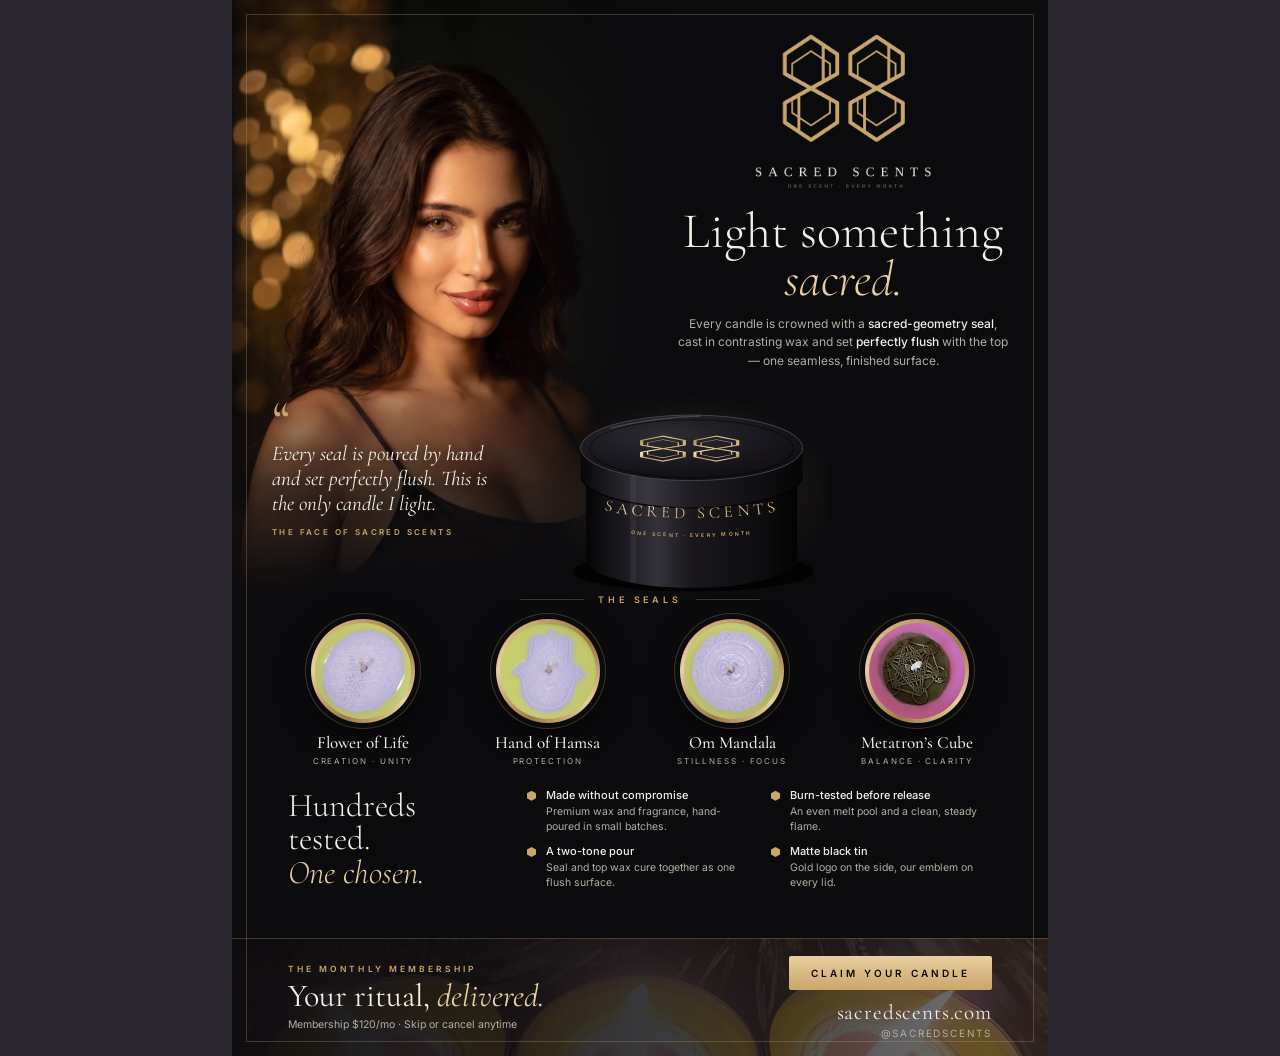
<file: flyer/flyer.html>
<!doctype html>
<html lang="en">
<head>
<meta charset="utf-8">
<meta name="viewport" content="width=816">
<title>Sacred Scents Flyer</title>
<style>
  @font-face { font-family: "Cormorant Garamond"; font-style: normal; font-weight: 300 700; src: url(fonts/cormorant.woff2) format("woff2"); }
  @font-face { font-family: "Cormorant Garamond"; font-style: italic; font-weight: 300 700; src: url(fonts/cormorant-italic.woff2) format("woff2"); }
  @font-face { font-family: "Inter"; font-style: normal; font-weight: 100 900; src: url(fonts/inter.woff2) format("woff2"); }

  :root {
    --ink: #0B0A0D;
    --bone: #F4EFE6;
    --bone-dim: #B5ADA2;
    --gold: #C9A66B;
    --gold-lit: #E8CFA0;
    --gold-deep: #9C7A45;
    --line: rgba(201, 166, 107, 0.28);
    --serif: "Cormorant Garamond", Garamond, Georgia, serif;
    --sans: "Inter", Helvetica, Arial, sans-serif;
  }

  @page { size: 8.5in 11in; margin: 0; }
  * { box-sizing: border-box; margin: 0; }
  html, body { background: #2a262e; }
  body { -webkit-print-color-adjust: exact; print-color-adjust: exact; }

  .page {
    position: relative;
    width: 816px;
    height: 1056px;
    margin: 0 auto;
    overflow: hidden;
    background: var(--ink);
    color: var(--bone);
    font-family: var(--sans);
  }
  .page::before {
    content: ""; position: absolute; inset: 14px; z-index: 20; pointer-events: none;
    border: 1px solid var(--line);
  }

  /* ---------- hero: ambassador + product ---------- */
  .hero { position: relative; height: 590px; }

  .ambassador {
    position: absolute; left: 0; top: 0; width: 452px; height: 592px; overflow: hidden;
  }
  .ambassador img {
    width: 100%; height: 100%; object-fit: cover; object-position: 50% 8%;
  }
  .ambassador::after {
    content: ""; position: absolute; inset: -2px;
    background:
      linear-gradient(to left, var(--ink) 0%, rgba(11,10,13,0.85) 14%, rgba(11,10,13,0.35) 30%, rgba(11,10,13,0) 48%),
      linear-gradient(to top, var(--ink) 0%, rgba(11,10,13,0.75) 18%, rgba(11,10,13,0) 42%);
  }

  .quote {
    position: absolute; z-index: 3; left: 40px; top: 404px; width: 230px;
  }
  .quote p {
    font-family: var(--serif); font-style: italic; font-weight: 400; font-size: 21px; line-height: 1.18;
    color: var(--bone); text-shadow: 0 2px 12px rgba(0,0,0,0.9);
  }
  .quote p::before {
    content: "\201C"; display: block; font-size: 54px; line-height: 0.6; color: var(--gold); font-style: normal;
    margin-bottom: 6px;
  }
  .quote cite {
    display: block; margin-top: 10px; font-style: normal; font-size: 8px; letter-spacing: 0.3em;
    color: var(--gold); font-weight: 600;
  }

  .pitch {
    position: absolute; z-index: 2; right: 40px; top: 34px; width: 330px; text-align: center;
  }
  .pitch .lockup {
    width: 176px; margin: 0 auto; display: block;
  }
  .pitch h1 {
    margin-top: 18px;
    font-family: var(--serif); font-weight: 300; font-size: 50px; line-height: 0.96;
  }
  .pitch h1 em { font-style: italic; color: var(--gold-lit); }
  .pitch p {
    margin-top: 12px; font-size: 12px; line-height: 1.55; color: var(--bone-dim);
  }
  .pitch p strong { color: var(--bone); font-weight: 500; }

  .tin {
    position: absolute; z-index: 4; left: 296px; top: 384px; width: 300px;
  }
  .tin svg { width: 300px; height: 215px; }

  /* ---------- seals ---------- */
  .seals { padding: 4px 56px 0; }
  .eyebrow {
    display: flex; align-items: center; gap: 14px; justify-content: center;
    font-size: 9px; letter-spacing: 0.42em; color: var(--gold); font-weight: 600;
  }
  .eyebrow::before, .eyebrow::after { content: ""; flex: 0 0 64px; height: 1px; background: var(--line); }
  .seal-row { display: flex; justify-content: space-between; margin-top: 14px; }
  .seal { width: 150px; text-align: center; }
  .seal .disc {
    width: 104px; height: 104px; margin: 0 auto; border-radius: 50%;
    padding: 4px; background: conic-gradient(from 200deg, var(--gold-deep), var(--gold-lit), var(--gold), var(--gold-deep), var(--gold-lit), var(--gold-deep));
    box-shadow: 0 0 0 5px var(--ink), 0 0 0 6px var(--line), 0 10px 30px rgba(0,0,0,0.6);
  }
  .seal img { width: 100%; height: 100%; border-radius: 50%; object-fit: cover; display: block; }
  .seal h3 { margin-top: 11px; font-family: var(--serif); font-weight: 500; font-size: 17px; line-height: 1.1; }
  .seal small {
    display: block; margin-top: 3px; font-size: 8px; letter-spacing: 0.24em; color: var(--bone-dim);
    text-transform: uppercase;
  }

  /* ---------- promise ---------- */
  .promise {
    display: grid; grid-template-columns: 210px 1fr; gap: 28px; align-items: center;
    padding: 22px 56px 0;
  }
  .promise h2 { font-family: var(--serif); font-weight: 300; font-size: 33px; line-height: 1.02; }
  .promise h2 em { font-style: italic; color: var(--gold-lit); }
  .promise ul {
    list-style: none; padding: 0; display: grid; grid-template-columns: 1fr 1fr; gap: 10px 22px;
  }
  .promise li {
    position: relative; padding-left: 20px; font-size: 10.5px; line-height: 1.45; color: var(--bone-dim);
  }
  .promise li strong { display: block; color: var(--bone); font-weight: 500; font-size: 11px; }
  .promise li::before {
    content: ""; position: absolute; left: 1px; top: 3px; width: 9px; height: 10px;
    background: var(--gold);
    clip-path: polygon(50% 0, 100% 25%, 100% 75%, 50% 100%, 0 75%, 0 25%);
  }

  /* ---------- CTA band ---------- */
  .cta {
    position: absolute; left: 0; right: 0; bottom: 0; height: 118px;
    display: flex; align-items: center; justify-content: space-between;
    padding: 0 56px;
    border-top: 1px solid var(--line);
    background: linear-gradient(90deg, rgba(11,10,13,0.96) 0%, rgba(11,10,13,0.80) 55%, rgba(11,10,13,0.55) 100%),
                url(images/candles-lit.jpg) 50% 34% / cover;
  }
  .cta .offer small { display: block; font-size: 8.5px; letter-spacing: 0.36em; color: var(--gold); font-weight: 600; }
  .cta .offer b { display: block; margin-top: 6px; font-family: var(--serif); font-weight: 400; font-size: 32px; line-height: 1; }
  .cta .offer b em { font-style: italic; color: var(--gold-lit); }
  .cta .offer span { display: block; margin-top: 6px; font-size: 10.5px; color: var(--bone-dim); }
  .cta .where { text-align: right; }
  .cta .btn {
    display: inline-block; padding: 11px 22px; border-radius: 2px;
    background: linear-gradient(180deg, var(--gold-lit), var(--gold));
    color: var(--ink); font-size: 10px; font-weight: 600; letter-spacing: 0.3em;
  }
  .cta .url { margin-top: 10px; font-family: var(--serif); font-size: 21px; letter-spacing: 0.04em; }
  .cta .ig { margin-top: 2px; font-size: 10px; letter-spacing: 0.18em; color: var(--bone-dim); }

  @media print { html, body { background: var(--ink); } .page { margin: 0; } }
</style>
</head>
<body>

<!-- Shared emblem geometry (double-eight mark from assets/logo-mark.svg) -->
<svg width="0" height="0" style="position:absolute" aria-hidden="true">
  <defs>
    <path id="glyph" d="M70,4 L124,40 L124,80 L70,110 L124,140 L124,180 L70,216 L16,180 L16,140 L70,110 L16,80 L16,40 Z" fill="none"/>
    <g id="emblem">
      <g transform="translate(0,20)">
        <use href="#glyph" stroke-width="8" stroke-linejoin="round"/>
        <use href="#glyph" stroke-width="5" stroke-linejoin="round" transform="translate(70,110) scale(0.72) translate(-70,-110)"/>
        <line x1="95" y1="24" x2="95" y2="96" stroke-width="6" stroke-linecap="round"/>
        <line x1="45" y1="124" x2="45" y2="196" stroke-width="6" stroke-linecap="round"/>
      </g>
      <g transform="translate(135,20)">
        <use href="#glyph" stroke-width="8" stroke-linejoin="round"/>
        <use href="#glyph" stroke-width="5" stroke-linejoin="round" transform="translate(70,110) scale(0.72) translate(-70,-110)"/>
        <line x1="95" y1="24" x2="95" y2="96" stroke-width="6" stroke-linecap="round"/>
        <line x1="45" y1="124" x2="45" y2="196" stroke-width="6" stroke-linecap="round"/>
      </g>
    </g>
  </defs>
</svg>

<main class="page">

  <section class="hero">
    <div class="ambassador">
      <img src="images/ambassador.jpg" alt="The Sacred Scents ambassador">
    </div>

    <blockquote class="quote">
      <p>Every seal is poured by hand and set perfectly flush. This is the only candle I light.</p>
      <cite>THE FACE OF SACRED SCENTS</cite>
    </blockquote>

    <div class="pitch">
      <img class="lockup" src="images/logo-stacked.png" alt="Sacred Scents — One scent · Every month">
      <h1>Light something <em>sacred.</em></h1>
      <p>Every candle is crowned with a <strong>sacred-geometry seal</strong>, cast in
         contrasting wax and set <strong>perfectly flush</strong> with the top &mdash;
         one seamless, finished surface.</p>
    </div>

    <div class="tin">
      <svg viewBox="0 0 330 236" aria-label="Sacred Scents tin: emblem on the lid, logo on the side">
        <defs>
          <linearGradient id="side" x1="0" x2="1">
            <stop offset="0" stop-color="#050506"/>
            <stop offset="0.18" stop-color="#1c1a20"/>
            <stop offset="0.34" stop-color="#34313a"/>
            <stop offset="0.5" stop-color="#1a181d"/>
            <stop offset="0.85" stop-color="#0c0b0e"/>
            <stop offset="1" stop-color="#030303"/>
          </linearGradient>
          <linearGradient id="lidSide" x1="0" x2="1">
            <stop offset="0" stop-color="#070708"/>
            <stop offset="0.3" stop-color="#3a3740"/>
            <stop offset="0.5" stop-color="#1f1d23"/>
            <stop offset="1" stop-color="#050506"/>
          </linearGradient>
          <radialGradient id="lidTop" cx="0.38" cy="0.3" r="0.9">
            <stop offset="0" stop-color="#2e2b33"/>
            <stop offset="0.6" stop-color="#16141a"/>
            <stop offset="1" stop-color="#0a090c"/>
          </radialGradient>
          <linearGradient id="foil" x1="0" y1="0" x2="1" y2="1">
            <stop offset="0" stop-color="#9C7A45"/>
            <stop offset="0.35" stop-color="#F1DDB2"/>
            <stop offset="0.55" stop-color="#C9A66B"/>
            <stop offset="0.8" stop-color="#E8CFA0"/>
            <stop offset="1" stop-color="#8E6D3C"/>
          </linearGradient>
          <radialGradient id="glow" cx="0.5" cy="0.5" r="0.5">
            <stop offset="0" stop-color="#C9A66B" stop-opacity="0.22"/>
            <stop offset="1" stop-color="#C9A66B" stop-opacity="0"/>
          </radialGradient>
          <path id="sideArc" d="M64,128 A116,19 0 0 0 296,128"/>
          <path id="sideArc2" d="M64,151 A116,17 0 0 0 296,151"/>
        </defs>

        <ellipse cx="180" cy="120" rx="160" ry="110" fill="url(#glow)"/>
        <!-- floor shadow -->
        <ellipse cx="182" cy="206" rx="132" ry="22" fill="#000" opacity="0.75"/>

        <!-- body -->
        <path d="M64,98 L64,192 A116,32 0 0 0 296,192 L296,98 Z" fill="url(#side)"/>
        <!-- lid rim -->
        <path d="M58,70 L58,100 A122,36 0 0 0 302,100 L302,70 Z" fill="url(#lidSide)"/>
        <path d="M58,100 A122,36 0 0 0 302,100" fill="none" stroke="#000" stroke-width="1.5" opacity="0.8"/>
        <!-- lid top -->
        <ellipse cx="180" cy="70" rx="122" ry="36" fill="url(#lidTop)"/>
        <ellipse cx="180" cy="70" rx="122" ry="36" fill="none" stroke="#4a4650" stroke-width="1"/>
        <ellipse cx="180" cy="71" rx="112" ry="32" fill="none" stroke="#000" stroke-opacity="0.55" stroke-width="1.2"/>

        <!-- emblem printed on lid (foreshortened onto the lid plane) -->
        <g transform="translate(180,71) scale(1,0.30) translate(-62,-57)">
          <g transform="scale(0.435)" stroke="url(#foil)" fill="none"><use href="#emblem"/></g>
        </g>

        <!-- logo wrapped around the side -->
        <text font-family="Cormorant Garamond, Georgia, serif" font-size="18" letter-spacing="4.5" fill="url(#foil)" text-anchor="middle">
          <textPath href="#sideArc" startOffset="50%">SACRED SCENTS</textPath>
        </text>
        <text font-family="Inter, Helvetica, sans-serif" font-size="5.6" letter-spacing="2.4" fill="#C9A66B" text-anchor="middle" font-weight="600">
          <textPath href="#sideArc2" startOffset="50%">ONE SCENT · EVERY MONTH</textPath>
        </text>

        <!-- specular highlights -->
        <rect x="112" y="100" width="7" height="118" fill="#fff" opacity="0.05"/>
        <path d="M92,48 Q140,36 190,35" stroke="#fff" stroke-opacity="0.18" stroke-width="1.4" fill="none" stroke-linecap="round"/>
      </svg>
    </div>
  </section>

  <section class="seals">
    <div class="eyebrow">THE SEALS</div>
    <div class="seal-row">
      <div class="seal">
        <div class="disc"><img src="images/seal-flower.jpg" alt=""></div>
        <h3>Flower of Life</h3><small>Creation &middot; Unity</small>
      </div>
      <div class="seal">
        <div class="disc"><img src="images/seal-hamsa.jpg" alt=""></div>
        <h3>Hand of Hamsa</h3><small>Protection</small>
      </div>
      <div class="seal">
        <div class="disc"><img src="images/seal-om.jpg" alt=""></div>
        <h3>Om Mandala</h3><small>Stillness &middot; Focus</small>
      </div>
      <div class="seal">
        <div class="disc"><img src="images/seal-metatron.jpg" alt=""></div>
        <h3>Metatron&rsquo;s Cube</h3><small>Balance &middot; Clarity</small>
      </div>
    </div>
  </section>

  <section class="promise">
    <h2>Hundreds tested.<br><em>One chosen.</em></h2>
    <ul>
      <li><strong>Made without compromise</strong>Premium wax and fragrance, hand-poured in small batches.</li>
      <li><strong>Burn-tested before release</strong>An even melt pool and a clean, steady flame.</li>
      <li><strong>A two-tone pour</strong>Seal and top wax cure together as one flush surface.</li>
      <li><strong>Matte black tin</strong>Gold logo on the side, our emblem on every lid.</li>
    </ul>
  </section>

  <footer class="cta">
    <div class="offer">
      <small>THE MONTHLY MEMBERSHIP</small>
      <b>Your ritual, <em>delivered.</em></b>
      <span>Membership $120/mo &middot; Skip or cancel anytime</span>
    </div>
    <div class="where">
      <span class="btn">CLAIM YOUR CANDLE</span>
      <div class="url">sacredscents.com</div>
      <div class="ig">@SACREDSCENTS</div>
    </div>
  </footer>

</main>
</body>
</html>
</file>
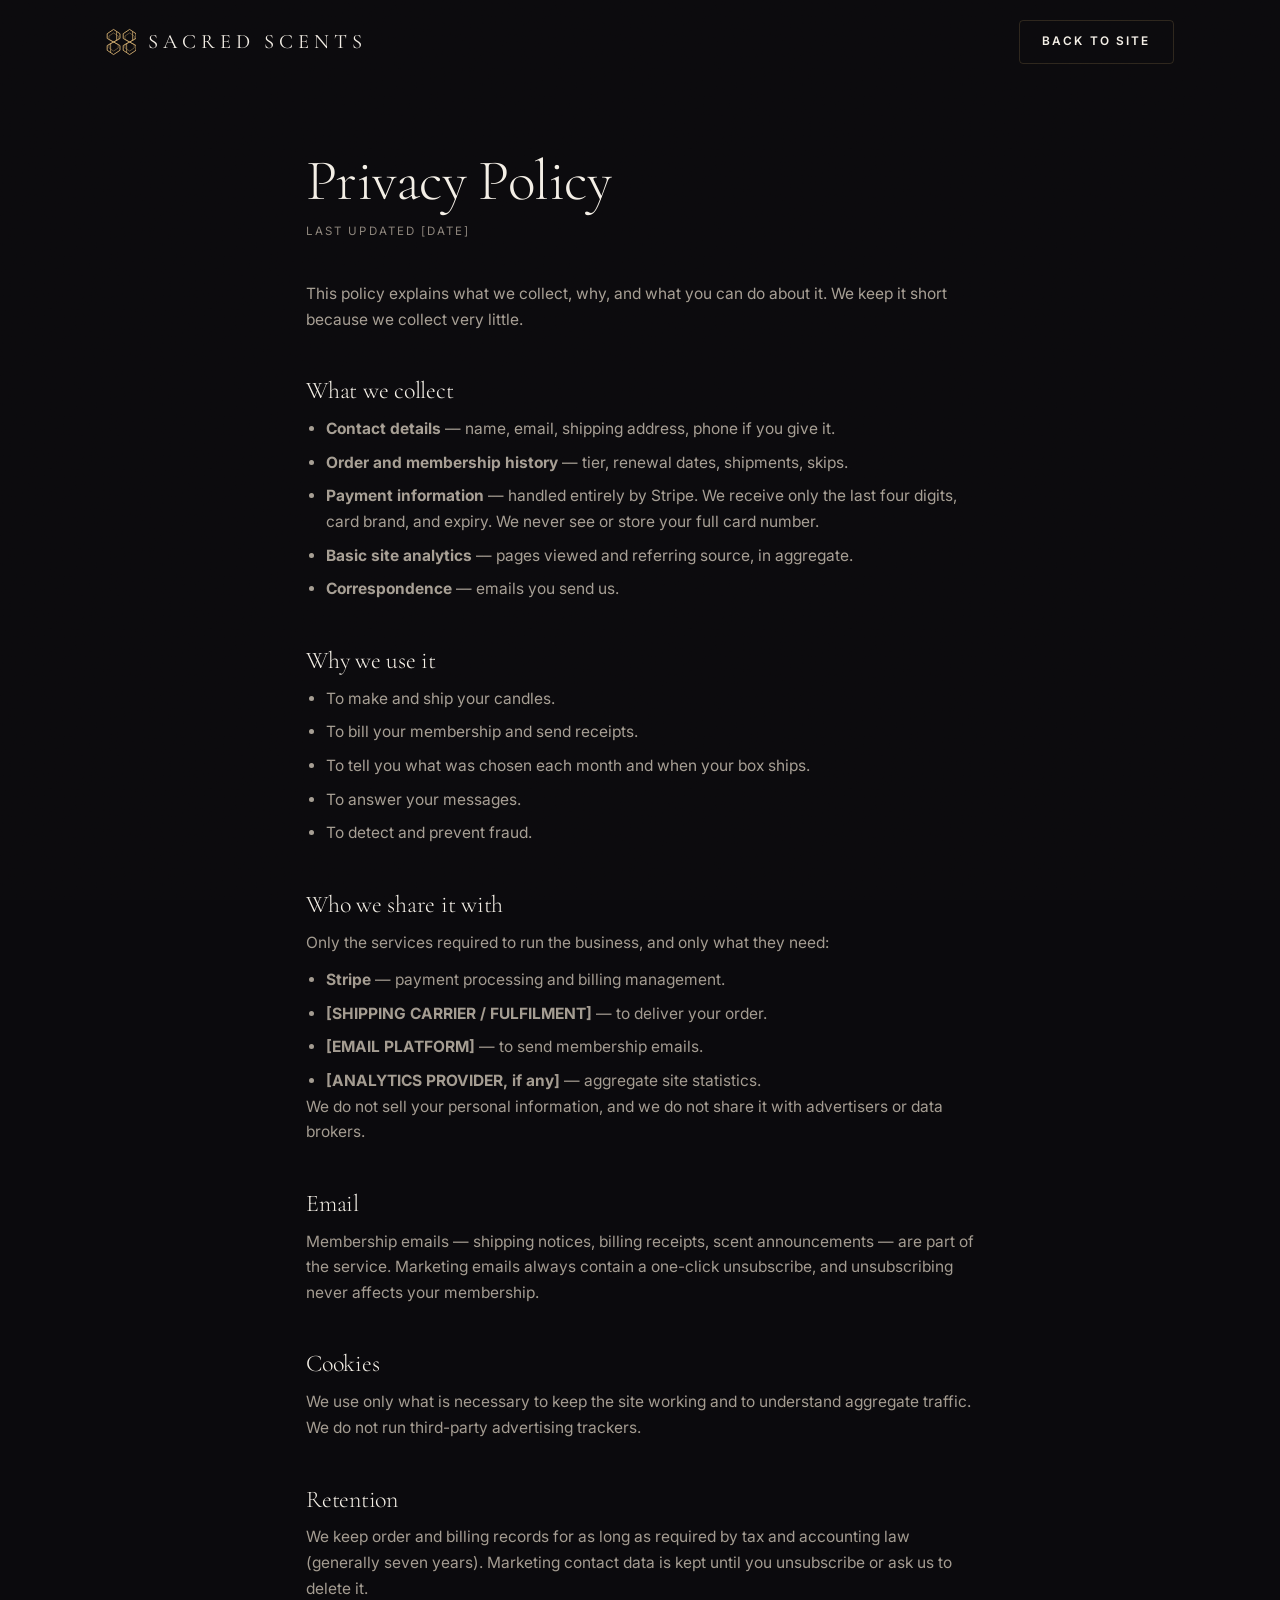
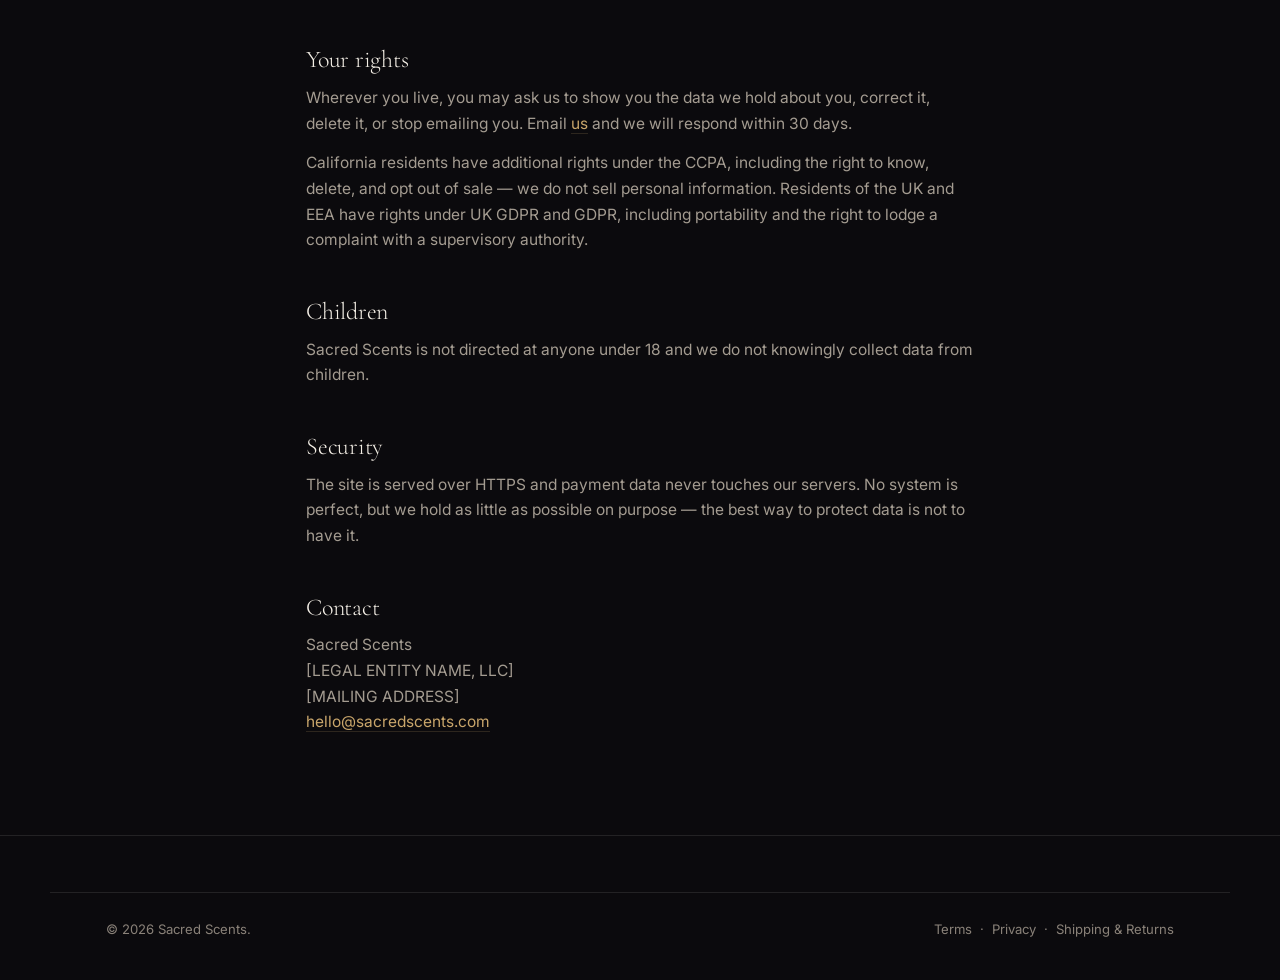
<file: legal/privacy.html>
<!DOCTYPE html>
<!--
  ============================================================
  STARTING TEMPLATE — NOT LEGAL ADVICE.
  Fill in every [BRACKETED] value and have an attorney review
  before you scale. If you sell to California or EU residents,
  the CCPA/GDPR sections below need to be accurate.
  ============================================================
-->
<html lang="en">
<head>
<meta charset="utf-8">
<meta name="viewport" content="width=device-width, initial-scale=1">
<title>Privacy Policy — Sacred Scents</title>
<meta name="robots" content="noindex">
<link rel="icon" href="../assets/favicon.svg" type="image/svg+xml">
<link rel="preconnect" href="https://fonts.googleapis.com">
<link rel="preconnect" href="https://fonts.gstatic.com" crossorigin>
<link href="https://fonts.googleapis.com/css2?family=Cormorant+Garamond:ital,wght@0,300;0,400;1,300&family=Inter:wght@400;500;600&display=swap" rel="stylesheet">
<link rel="stylesheet" href="../css/style.css">
</head>
<body>

<header class="site-header is-stuck">
  <div class="wrap header-inner">
    <a class="logo" href="../index.html">
      <svg viewBox="6 14 253 232" fill="none" aria-hidden="true">
        <defs>
          <path id="ssg-privacy" d="M70,4 L124,40 L124,80 L70,110 L124,140 L124,180 L70,216 L16,180 L16,140 L70,110 L16,80 L16,40 Z" fill="none"/>
        </defs>
        <g transform="translate(0,20)">
          <use href="#ssg-privacy" stroke="currentColor" stroke-width="8" stroke-linejoin="round"/>
          <use href="#ssg-privacy" stroke="currentColor" stroke-width="5" stroke-linejoin="round" transform="translate(70,110) scale(0.72) translate(-70,-110)"/>
          <line x1="95" y1="24" x2="95" y2="96" stroke="currentColor" stroke-width="6" stroke-linecap="round"/>
          <line x1="45" y1="124" x2="45" y2="196" stroke="currentColor" stroke-width="6" stroke-linecap="round"/>
        </g>
        <g transform="translate(135,20)">
          <use href="#ssg-privacy" stroke="currentColor" stroke-width="8" stroke-linejoin="round"/>
          <use href="#ssg-privacy" stroke="currentColor" stroke-width="5" stroke-linejoin="round" transform="translate(70,110) scale(0.72) translate(-70,-110)"/>
          <line x1="95" y1="24" x2="95" y2="96" stroke="currentColor" stroke-width="6" stroke-linecap="round"/>
          <line x1="45" y1="124" x2="45" y2="196" stroke="currentColor" stroke-width="6" stroke-linecap="round"/>
        </g>
      </svg>
      <span class="logo-text">Sacred Scents</span>
    </a>
    <nav class="nav"><a class="btn btn-ghost" href="../index.html">Back to site</a></nav>
  </div>
</header>

<main class="wrap legal">

<h1>Privacy Policy</h1>
<p class="updated">Last updated [DATE]</p>

<p>
  This policy explains what we collect, why, and what you can do about it. We keep
  it short because we collect very little.
</p>

<h2>What we collect</h2>
<ul>
  <li><strong>Contact details</strong> — name, email, shipping address, phone if you give it.</li>
  <li><strong>Order and membership history</strong> — tier, renewal dates, shipments, skips.</li>
  <li><strong>Payment information</strong> — handled entirely by Stripe. We receive only the last four digits, card brand, and expiry. We never see or store your full card number.</li>
  <li><strong>Basic site analytics</strong> — pages viewed and referring source, in aggregate.</li>
  <li><strong>Correspondence</strong> — emails you send us.</li>
</ul>

<h2>Why we use it</h2>
<ul>
  <li>To make and ship your candles.</li>
  <li>To bill your membership and send receipts.</li>
  <li>To tell you what was chosen each month and when your box ships.</li>
  <li>To answer your messages.</li>
  <li>To detect and prevent fraud.</li>
</ul>

<h2>Who we share it with</h2>
<p>
  Only the services required to run the business, and only what they need:
</p>
<ul>
  <li><strong>Stripe</strong> — payment processing and billing management.</li>
  <li><strong>[SHIPPING CARRIER / FULFILMENT]</strong> — to deliver your order.</li>
  <li><strong>[EMAIL PLATFORM]</strong> — to send membership emails.</li>
  <li><strong>[ANALYTICS PROVIDER, if any]</strong> — aggregate site statistics.</li>
</ul>
<p>
  We do not sell your personal information, and we do not share it with
  advertisers or data brokers.
</p>

<h2>Email</h2>
<p>
  Membership emails — shipping notices, billing receipts, scent announcements —
  are part of the service. Marketing emails always contain a one-click
  unsubscribe, and unsubscribing never affects your membership.
</p>

<h2>Cookies</h2>
<p>
  We use only what is necessary to keep the site working and to understand
  aggregate traffic. We do not run third-party advertising trackers.
  <!-- TODO: if you add Meta Pixel / Google Ads / TikTok Pixel for paid
       acquisition, you MUST update this section and add a cookie banner
       for EU/UK visitors. -->
</p>

<h2>Retention</h2>
<p>
  We keep order and billing records for as long as required by tax and accounting
  law (generally seven years). Marketing contact data is kept until you unsubscribe
  or ask us to delete it.
</p>

<h2>Your rights</h2>
<p>
  Wherever you live, you may ask us to show you the data we hold about you, correct
  it, delete it, or stop emailing you. Email
  <a data-brand-email-href href="#">us</a> and we will respond within 30 days.
</p>
<p>
  California residents have additional rights under the CCPA, including the right
  to know, delete, and opt out of sale — we do not sell personal information.
  Residents of the UK and EEA have rights under UK GDPR and GDPR, including
  portability and the right to lodge a complaint with a supervisory authority.
</p>

<h2>Children</h2>
<p>
  Sacred Scents is not directed at anyone under 18 and we do not knowingly collect
  data from children.
</p>

<h2>Security</h2>
<p>
  The site is served over HTTPS and payment data never touches our servers. No
  system is perfect, but we hold as little as possible on purpose — the best way
  to protect data is not to have it.
</p>

<h2>Contact</h2>
<p>
  Sacred Scents<br>
  [LEGAL ENTITY NAME, LLC]<br>
  [MAILING ADDRESS]<br>
  <a data-brand-email href="#">hello@sacredscents.com</a>
</p>

</main>

<footer class="site-footer">
  <div class="wrap footer-bottom">
    <p>&copy; <span data-year>2026</span> Sacred Scents.</p>
    <p>
      <a href="terms.html">Terms</a> &nbsp;&middot;&nbsp;
      <a href="privacy.html">Privacy</a> &nbsp;&middot;&nbsp;
      <a href="shipping.html">Shipping &amp; Returns</a>
    </p>
  </div>
</footer>

<script src="../js/config.js"></script>
<script src="../js/main.js"></script>
</body>
</html>
</file>
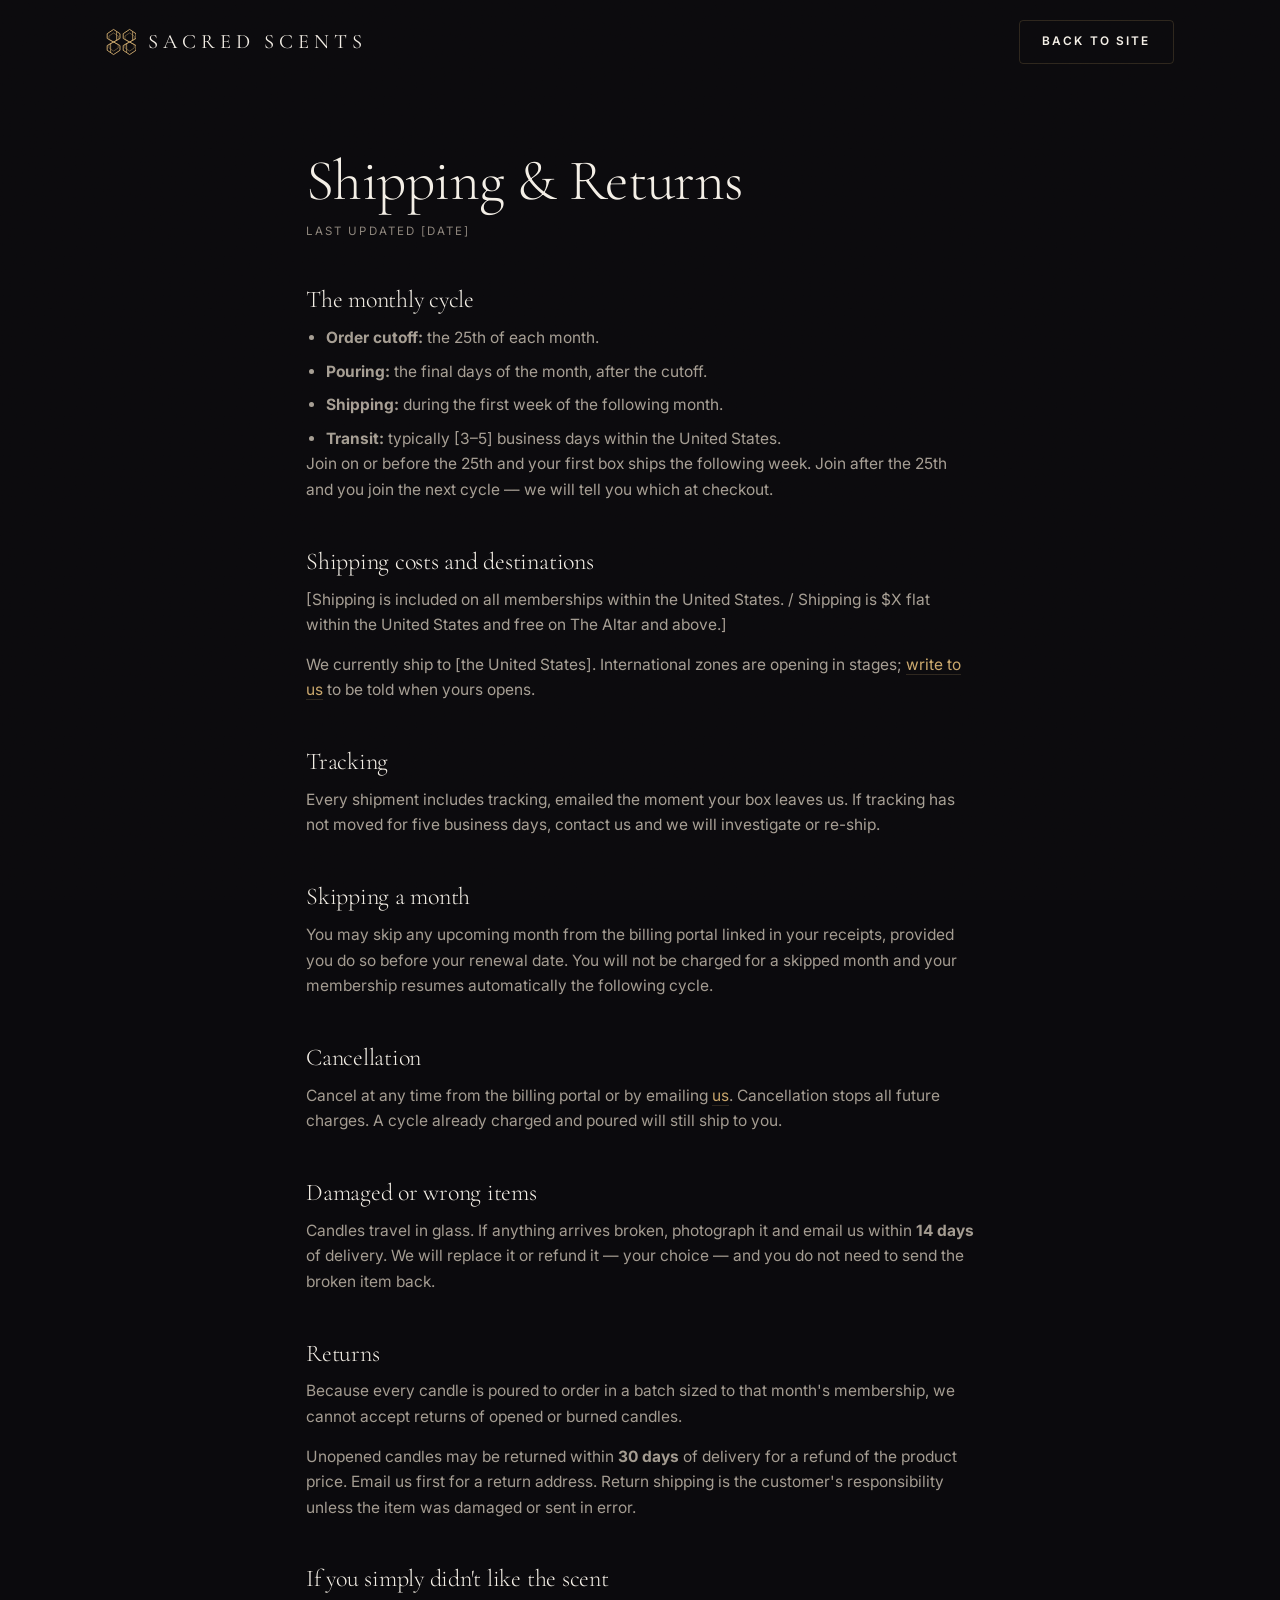
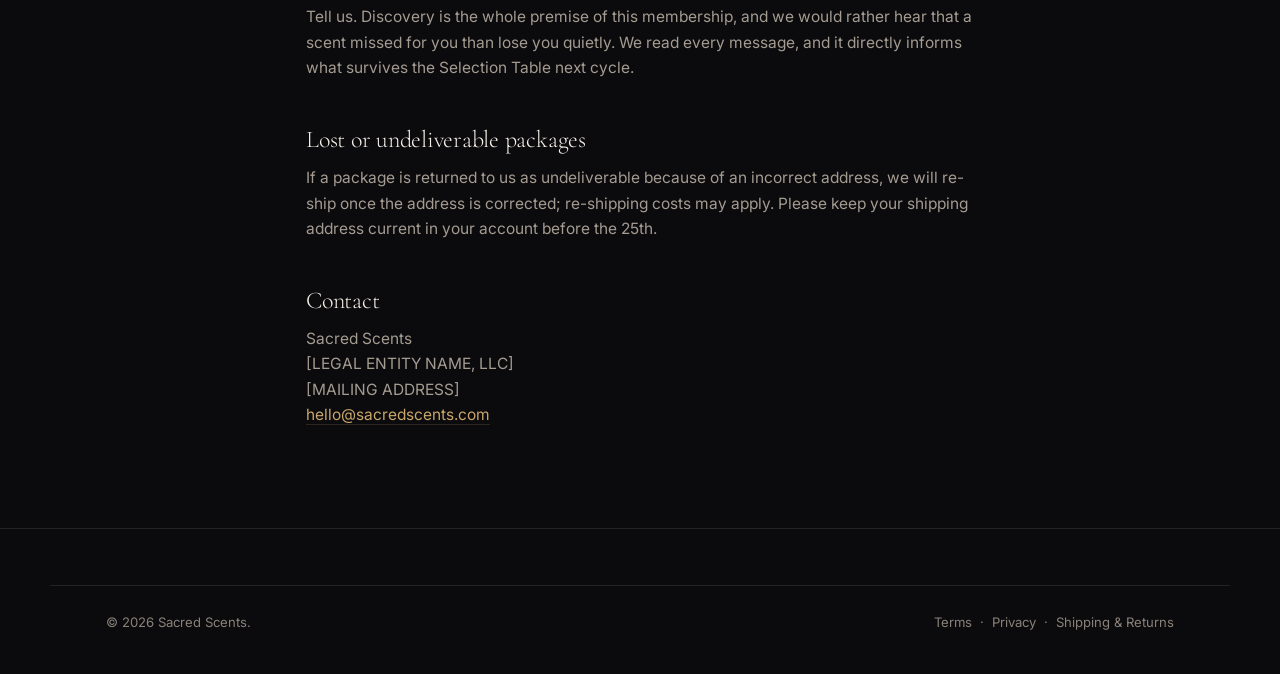
<file: legal/shipping.html>
<!DOCTYPE html>
<!--
  ============================================================
  STARTING TEMPLATE — NOT LEGAL ADVICE.
  Stripe reviews this page when approving subscription
  merchants. Keep the cancellation and refund terms plain and
  findable — vague policies are the #1 cause of chargebacks.
  Fill in every [BRACKETED] value.
  ============================================================
-->
<html lang="en">
<head>
<meta charset="utf-8">
<meta name="viewport" content="width=device-width, initial-scale=1">
<title>Shipping &amp; Returns — Sacred Scents</title>
<meta name="robots" content="noindex">
<link rel="icon" href="../assets/favicon.svg" type="image/svg+xml">
<link rel="preconnect" href="https://fonts.googleapis.com">
<link rel="preconnect" href="https://fonts.gstatic.com" crossorigin>
<link href="https://fonts.googleapis.com/css2?family=Cormorant+Garamond:ital,wght@0,300;0,400;1,300&family=Inter:wght@400;500;600&display=swap" rel="stylesheet">
<link rel="stylesheet" href="../css/style.css">
</head>
<body>

<header class="site-header is-stuck">
  <div class="wrap header-inner">
    <a class="logo" href="../index.html">
      <svg viewBox="6 14 253 232" fill="none" aria-hidden="true">
        <defs>
          <path id="ssg-shipping" d="M70,4 L124,40 L124,80 L70,110 L124,140 L124,180 L70,216 L16,180 L16,140 L70,110 L16,80 L16,40 Z" fill="none"/>
        </defs>
        <g transform="translate(0,20)">
          <use href="#ssg-shipping" stroke="currentColor" stroke-width="8" stroke-linejoin="round"/>
          <use href="#ssg-shipping" stroke="currentColor" stroke-width="5" stroke-linejoin="round" transform="translate(70,110) scale(0.72) translate(-70,-110)"/>
          <line x1="95" y1="24" x2="95" y2="96" stroke="currentColor" stroke-width="6" stroke-linecap="round"/>
          <line x1="45" y1="124" x2="45" y2="196" stroke="currentColor" stroke-width="6" stroke-linecap="round"/>
        </g>
        <g transform="translate(135,20)">
          <use href="#ssg-shipping" stroke="currentColor" stroke-width="8" stroke-linejoin="round"/>
          <use href="#ssg-shipping" stroke="currentColor" stroke-width="5" stroke-linejoin="round" transform="translate(70,110) scale(0.72) translate(-70,-110)"/>
          <line x1="95" y1="24" x2="95" y2="96" stroke="currentColor" stroke-width="6" stroke-linecap="round"/>
          <line x1="45" y1="124" x2="45" y2="196" stroke="currentColor" stroke-width="6" stroke-linecap="round"/>
        </g>
      </svg>
      <span class="logo-text">Sacred Scents</span>
    </a>
    <nav class="nav"><a class="btn btn-ghost" href="../index.html">Back to site</a></nav>
  </div>
</header>

<main class="wrap legal">

<h1>Shipping &amp; Returns</h1>
<p class="updated">Last updated [DATE]</p>

<h2>The monthly cycle</h2>
<ul>
  <li><strong>Order cutoff:</strong> the 25th of each month.</li>
  <li><strong>Pouring:</strong> the final days of the month, after the cutoff.</li>
  <li><strong>Shipping:</strong> during the first week of the following month.</li>
  <li><strong>Transit:</strong> typically [3–5] business days within the United States.</li>
</ul>
<p>
  Join on or before the 25th and your first box ships the following week. Join
  after the 25th and you join the next cycle — we will tell you which at checkout.
</p>

<h2>Shipping costs and destinations</h2>
<p>
  [Shipping is included on all memberships within the United States. / Shipping is
  $X flat within the United States and free on The Altar and above.]
  <!-- TODO: pick one and delete the other. "Free shipping" raises conversion
       measurably on subscriptions — build it into the price instead. -->
</p>
<p>
  We currently ship to [the United States]. International zones are opening in
  stages; <a data-brand-email-href href="#">write to us</a> to be told when yours
  opens.
</p>

<h2>Tracking</h2>
<p>
  Every shipment includes tracking, emailed the moment your box leaves us.
  If tracking has not moved for five business days, contact us and we will
  investigate or re-ship.
</p>

<h2>Skipping a month</h2>
<p>
  You may skip any upcoming month from the billing portal linked in your receipts,
  provided you do so before your renewal date. You will not be charged for a
  skipped month and your membership resumes automatically the following cycle.
</p>

<h2>Cancellation</h2>
<p>
  Cancel at any time from the billing portal or by emailing
  <a data-brand-email-href href="#">us</a>. Cancellation stops all future charges.
  A cycle already charged and poured will still ship to you.
</p>

<h2>Damaged or wrong items</h2>
<p>
  Candles travel in glass. If anything arrives broken, photograph it and email us
  within <strong>14 days</strong> of delivery. We will replace it or refund it —
  your choice — and you do not need to send the broken item back.
</p>

<h2>Returns</h2>
<p>
  Because every candle is poured to order in a batch sized to that month's
  membership, we cannot accept returns of opened or burned candles.
</p>
<p>
  Unopened candles may be returned within <strong>30 days</strong> of delivery for
  a refund of the product price. Email us first for a return address. Return
  shipping is the customer's responsibility unless the item was damaged or sent
  in error.
</p>

<h2>If you simply didn't like the scent</h2>
<p>
  Tell us. Discovery is the whole premise of this membership, and we would rather
  hear that a scent missed for you than lose you quietly. We read every message,
  and it directly informs what survives the Selection Table next cycle.
</p>

<h2>Lost or undeliverable packages</h2>
<p>
  If a package is returned to us as undeliverable because of an incorrect address,
  we will re-ship once the address is corrected; re-shipping costs may apply.
  Please keep your shipping address current in your account before the 25th.
</p>

<h2>Contact</h2>
<p>
  Sacred Scents<br>
  [LEGAL ENTITY NAME, LLC]<br>
  [MAILING ADDRESS]<br>
  <a data-brand-email href="#">hello@sacredscents.com</a>
</p>

</main>

<footer class="site-footer">
  <div class="wrap footer-bottom">
    <p>&copy; <span data-year>2026</span> Sacred Scents.</p>
    <p>
      <a href="terms.html">Terms</a> &nbsp;&middot;&nbsp;
      <a href="privacy.html">Privacy</a> &nbsp;&middot;&nbsp;
      <a href="shipping.html">Shipping &amp; Returns</a>
    </p>
  </div>
</footer>

<script src="../js/config.js"></script>
<script src="../js/main.js"></script>
</body>
</html>
</file>
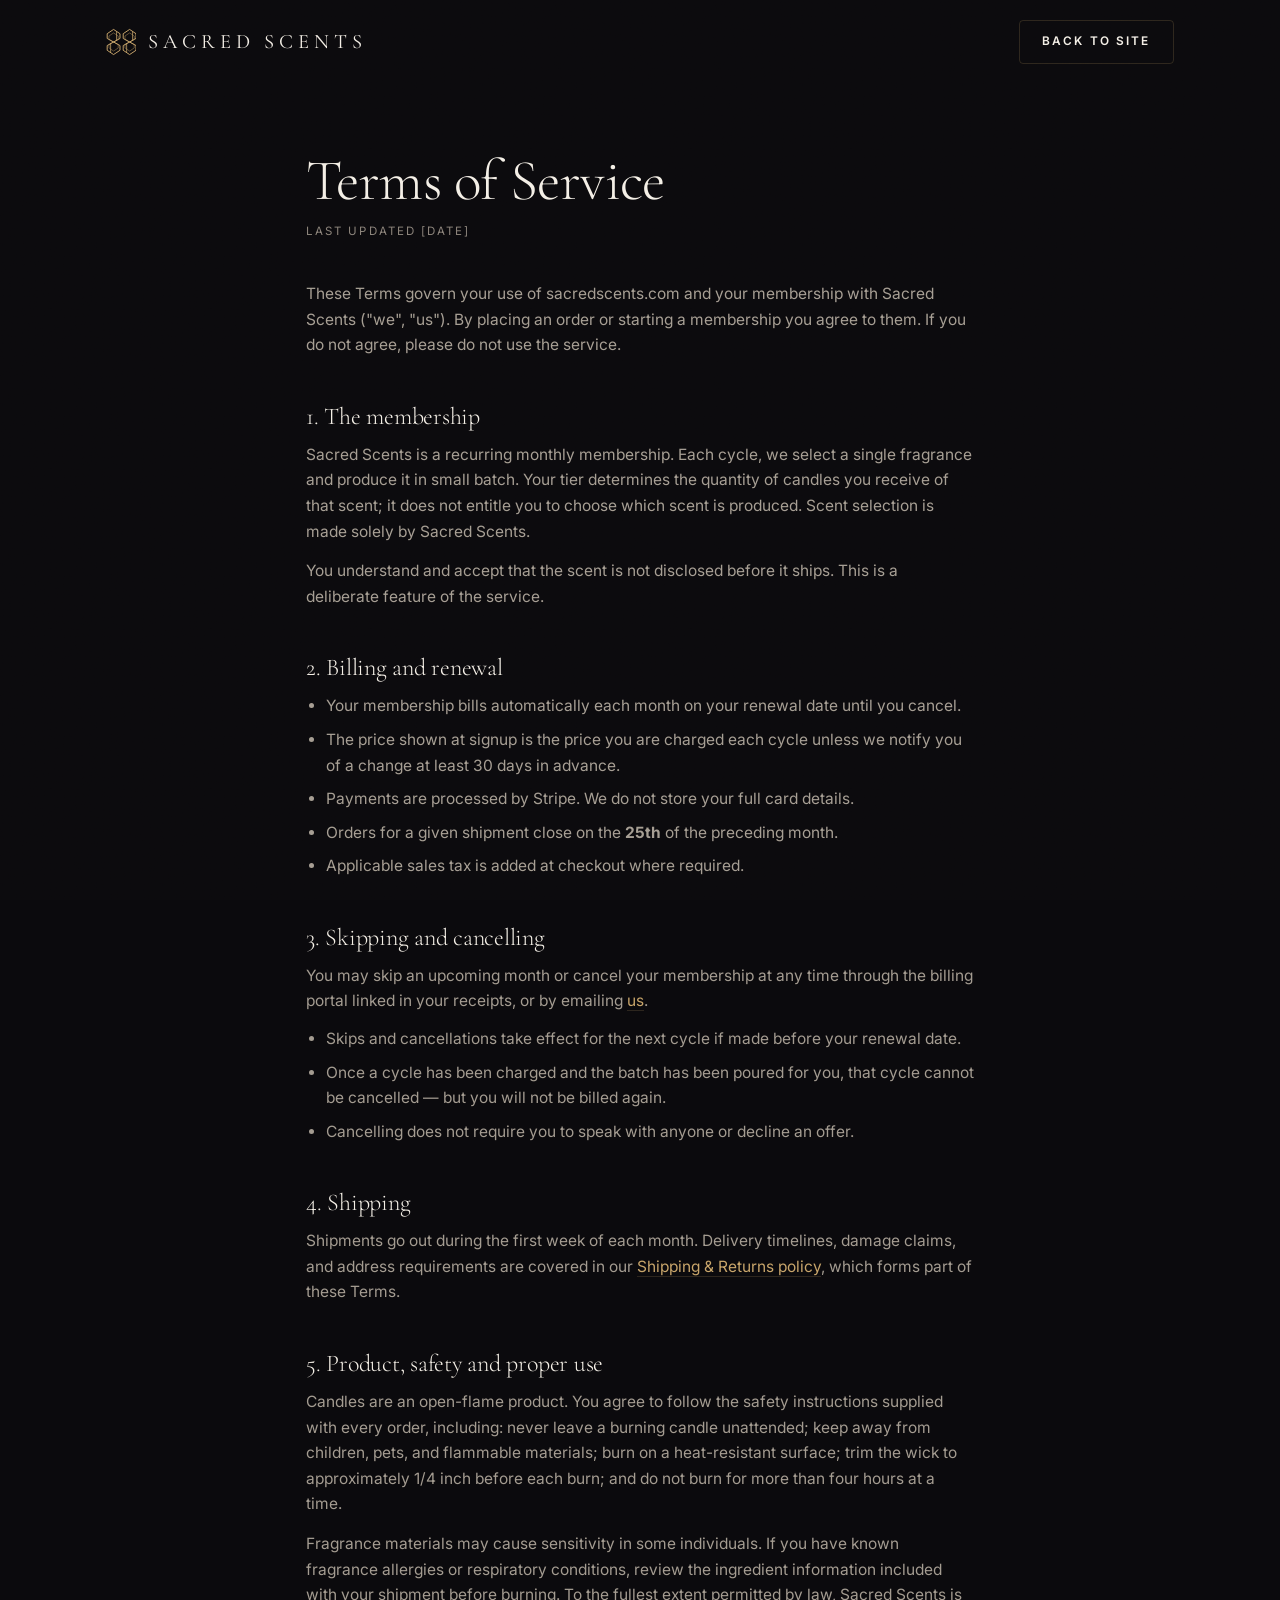
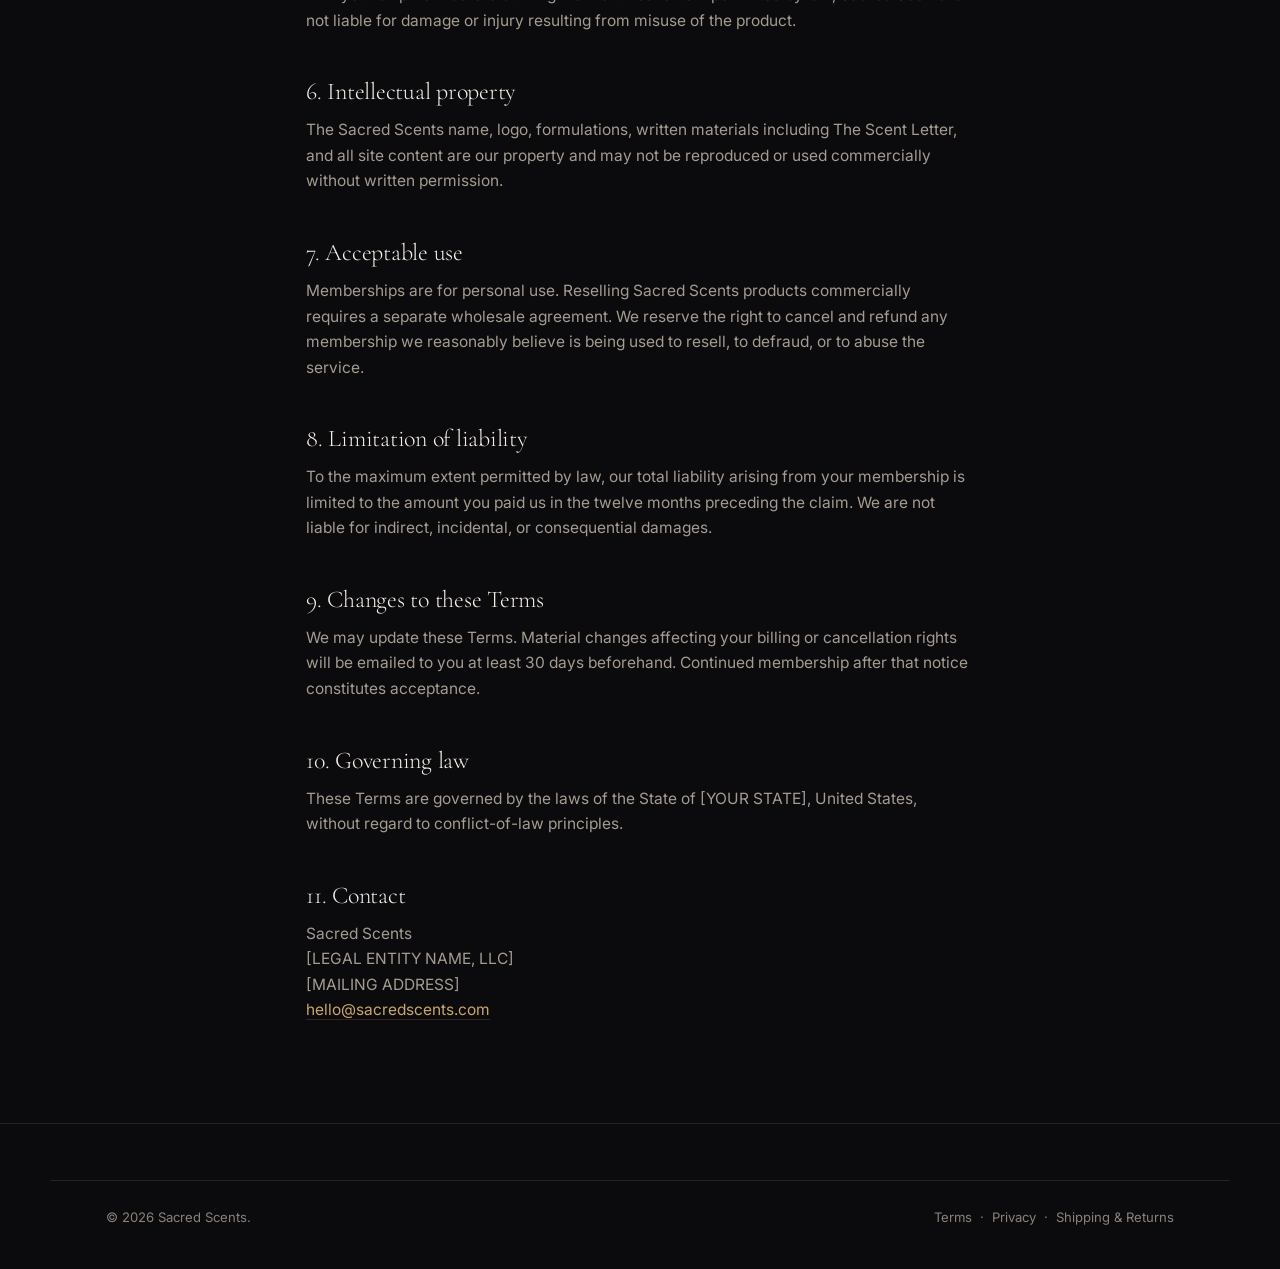
<file: legal/terms.html>
<!DOCTYPE html>
<!--
  ============================================================
  STARTING TEMPLATE — NOT LEGAL ADVICE.
  This covers the structure Stripe and the card networks expect
  from a subscription business. Have an attorney review it
  before you scale, and fill in every [BRACKETED] value.
  ============================================================
-->
<html lang="en">
<head>
<meta charset="utf-8">
<meta name="viewport" content="width=device-width, initial-scale=1">
<title>Terms of Service — Sacred Scents</title>
<meta name="robots" content="noindex">
<link rel="icon" href="../assets/favicon.svg" type="image/svg+xml">
<link rel="preconnect" href="https://fonts.googleapis.com">
<link rel="preconnect" href="https://fonts.gstatic.com" crossorigin>
<link href="https://fonts.googleapis.com/css2?family=Cormorant+Garamond:ital,wght@0,300;0,400;1,300&family=Inter:wght@400;500;600&display=swap" rel="stylesheet">
<link rel="stylesheet" href="../css/style.css">
</head>
<body>

<header class="site-header is-stuck">
  <div class="wrap header-inner">
    <a class="logo" href="../index.html">
      <svg viewBox="6 14 253 232" fill="none" aria-hidden="true">
        <defs>
          <path id="ssg-terms" d="M70,4 L124,40 L124,80 L70,110 L124,140 L124,180 L70,216 L16,180 L16,140 L70,110 L16,80 L16,40 Z" fill="none"/>
        </defs>
        <g transform="translate(0,20)">
          <use href="#ssg-terms" stroke="currentColor" stroke-width="8" stroke-linejoin="round"/>
          <use href="#ssg-terms" stroke="currentColor" stroke-width="5" stroke-linejoin="round" transform="translate(70,110) scale(0.72) translate(-70,-110)"/>
          <line x1="95" y1="24" x2="95" y2="96" stroke="currentColor" stroke-width="6" stroke-linecap="round"/>
          <line x1="45" y1="124" x2="45" y2="196" stroke="currentColor" stroke-width="6" stroke-linecap="round"/>
        </g>
        <g transform="translate(135,20)">
          <use href="#ssg-terms" stroke="currentColor" stroke-width="8" stroke-linejoin="round"/>
          <use href="#ssg-terms" stroke="currentColor" stroke-width="5" stroke-linejoin="round" transform="translate(70,110) scale(0.72) translate(-70,-110)"/>
          <line x1="95" y1="24" x2="95" y2="96" stroke="currentColor" stroke-width="6" stroke-linecap="round"/>
          <line x1="45" y1="124" x2="45" y2="196" stroke="currentColor" stroke-width="6" stroke-linecap="round"/>
        </g>
      </svg>
      <span class="logo-text">Sacred Scents</span>
    </a>
    <nav class="nav"><a class="btn btn-ghost" href="../index.html">Back to site</a></nav>
  </div>
</header>

<main class="wrap legal">

<h1>Terms of Service</h1>
<p class="updated">Last updated [DATE]</p>

<p>
  These Terms govern your use of sacredscents.com and your membership with
  Sacred Scents ("we", "us"). By placing an order or starting a membership you
  agree to them. If you do not agree, please do not use the service.
</p>

<h2>1. The membership</h2>
<p>
  Sacred Scents is a recurring monthly membership. Each cycle, we select a single
  fragrance and produce it in small batch. Your tier determines the quantity of
  candles you receive of that scent; it does not entitle you to choose which scent
  is produced. Scent selection is made solely by Sacred Scents.
</p>
<p>
  You understand and accept that the scent is not disclosed before it ships. This
  is a deliberate feature of the service.
</p>

<h2>2. Billing and renewal</h2>
<ul>
  <li>Your membership bills automatically each month on your renewal date until you cancel.</li>
  <li>The price shown at signup is the price you are charged each cycle unless we notify you of a change at least 30 days in advance.</li>
  <li>Payments are processed by Stripe. We do not store your full card details.</li>
  <li>Orders for a given shipment close on the <strong>25th</strong> of the preceding month.</li>
  <li>Applicable sales tax is added at checkout where required.</li>
</ul>

<h2>3. Skipping and cancelling</h2>
<p>
  You may skip an upcoming month or cancel your membership at any time through the
  billing portal linked in your receipts, or by emailing
  <a data-brand-email-href href="#">us</a>.
</p>
<ul>
  <li>Skips and cancellations take effect for the next cycle if made before your renewal date.</li>
  <li>Once a cycle has been charged and the batch has been poured for you, that cycle cannot be cancelled — but you will not be billed again.</li>
  <li>Cancelling does not require you to speak with anyone or decline an offer.</li>
</ul>

<h2>4. Shipping</h2>
<p>
  Shipments go out during the first week of each month. Delivery timelines,
  damage claims, and address requirements are covered in our
  <a href="shipping.html">Shipping &amp; Returns policy</a>, which forms part of
  these Terms.
</p>

<h2>5. Product, safety and proper use</h2>
<p>
  Candles are an open-flame product. You agree to follow the safety instructions
  supplied with every order, including: never leave a burning candle unattended;
  keep away from children, pets, and flammable materials; burn on a heat-resistant
  surface; trim the wick to approximately 1/4 inch before each burn; and do not
  burn for more than four hours at a time.
</p>
<p>
  Fragrance materials may cause sensitivity in some individuals. If you have known
  fragrance allergies or respiratory conditions, review the ingredient information
  included with your shipment before burning. To the fullest extent permitted by
  law, Sacred Scents is not liable for damage or injury resulting from misuse of
  the product.
</p>

<h2>6. Intellectual property</h2>
<p>
  The Sacred Scents name, logo, formulations, written materials including The Scent
  Letter, and all site content are our property and may not be reproduced or used
  commercially without written permission.
</p>

<h2>7. Acceptable use</h2>
<p>
  Memberships are for personal use. Reselling Sacred Scents products commercially
  requires a separate wholesale agreement. We reserve the right to cancel and
  refund any membership we reasonably believe is being used to resell, to defraud,
  or to abuse the service.
</p>

<h2>8. Limitation of liability</h2>
<p>
  To the maximum extent permitted by law, our total liability arising from your
  membership is limited to the amount you paid us in the twelve months preceding
  the claim. We are not liable for indirect, incidental, or consequential damages.
</p>

<h2>9. Changes to these Terms</h2>
<p>
  We may update these Terms. Material changes affecting your billing or
  cancellation rights will be emailed to you at least 30 days beforehand. Continued
  membership after that notice constitutes acceptance.
</p>

<h2>10. Governing law</h2>
<p>
  These Terms are governed by the laws of the State of [YOUR STATE], United States,
  without regard to conflict-of-law principles.
</p>

<h2>11. Contact</h2>
<p>
  Sacred Scents<br>
  [LEGAL ENTITY NAME, LLC]<br>
  [MAILING ADDRESS]<br>
  <a data-brand-email href="#">hello@sacredscents.com</a>
</p>

</main>

<footer class="site-footer">
  <div class="wrap footer-bottom">
    <p>&copy; <span data-year>2026</span> Sacred Scents.</p>
    <p>
      <a href="terms.html">Terms</a> &nbsp;&middot;&nbsp;
      <a href="privacy.html">Privacy</a> &nbsp;&middot;&nbsp;
      <a href="shipping.html">Shipping &amp; Returns</a>
    </p>
  </div>
</footer>

<script src="../js/config.js"></script>
<script src="../js/main.js"></script>
</body>
</html>
</file>
<file: css/style.css>
/* ============================================================
   SACRED SCENTS — stylesheet
   ============================================================ */

/* ---------- tokens ---------- */
:root {
  --ink:        #0B0A0D;
  --ink-2:      #121016;
  --ink-3:      #1B1821;
  --line:       rgba(201, 166, 107, 0.18);
  --line-soft:  rgba(244, 239, 230, 0.10);

  --bone:       #F4EFE6;
  --bone-dim:   #A49C91;
  --bone-faint: #8A8279;

  --gold:       #C9A66B;
  --gold-lit:   #E8CFA0;
  --ember:      #D4643A;

  --serif: "Cormorant Garamond", Garamond, Georgia, serif;
  --sans:  "Inter", -apple-system, BlinkMacSystemFont, "Segoe UI", Helvetica, Arial, sans-serif;

  --wrap: 1180px;
  --gutter: clamp(20px, 5vw, 56px);
  --radius: 4px;

  --ease: cubic-bezier(0.22, 1, 0.36, 1);
}

/* ---------- reset ---------- */
*, *::before, *::after { box-sizing: border-box; }
* { margin: 0; }
html { -webkit-text-size-adjust: 100%; scroll-behavior: smooth; }
@media (prefers-reduced-motion: reduce) { html { scroll-behavior: auto; } }

body {
  background: var(--ink);
  color: var(--bone);
  font-family: var(--sans);
  font-size: 16px;
  line-height: 1.65;
  -webkit-font-smoothing: antialiased;
  overflow-x: hidden;
}

img, svg { display: block; max-width: 100%; }
a { color: inherit; text-decoration: none; }
button { font: inherit; color: inherit; background: none; border: 0; cursor: pointer; }

::selection { background: var(--gold); color: var(--ink); }

:focus-visible {
  outline: 2px solid var(--gold-lit);
  outline-offset: 3px;
  border-radius: 2px;
}

/* ---------- grain overlay ---------- */
body::after {
  content: "";
  position: fixed;
  inset: 0;
  pointer-events: none;
  z-index: 9999;
  opacity: 0.30;
  mix-blend-mode: overlay;
  background-image: url("data:image/svg+xml,%3Csvg xmlns='http://www.w3.org/2000/svg' width='160' height='160'%3E%3Cfilter id='n'%3E%3CfeTurbulence type='fractalNoise' baseFrequency='0.85' numOctaves='3'/%3E%3C/filter%3E%3Crect width='160' height='160' filter='url(%23n)' opacity='0.42'/%3E%3C/svg%3E");
}

/* ---------- typography ---------- */
h1, h2, h3, h4 {
  font-family: var(--serif);
  font-weight: 300;
  line-height: 1.08;
  letter-spacing: -0.01em;
}

.display {
  font-size: clamp(3rem, 9.5vw, 7.5rem);
  letter-spacing: -0.02em;
}

.h2 { font-size: clamp(2.2rem, 5.2vw, 4rem); }
.h3 { font-size: clamp(1.5rem, 2.6vw, 2.1rem); }

.eyebrow {
  font-family: var(--sans);
  font-size: 0.68rem;
  font-weight: 500;
  letter-spacing: 0.32em;
  text-transform: uppercase;
  color: var(--gold);
}

.lede {
  font-size: clamp(1.05rem, 1.9vw, 1.3rem);
  color: var(--bone-dim);
  max-width: 60ch;
}

.muted { color: var(--bone-dim); }
.gold  { color: var(--gold); }
.italic-serif { font-family: var(--serif); font-style: italic; font-size: 1.15em; }

/* ---------- layout ---------- */
.wrap {
  width: 100%;
  max-width: var(--wrap);
  margin-inline: auto;
  padding-inline: var(--gutter);
}

section { position: relative; }

.section-pad { padding-block: clamp(80px, 12vw, 160px); }

.rule {
  height: 1px;
  background: linear-gradient(90deg, transparent, var(--line), transparent);
  border: 0;
}

/* ---------- buttons ---------- */
.btn {
  display: inline-flex;
  align-items: center;
  justify-content: center;
  gap: 10px;
  padding: 16px 30px;
  border-radius: var(--radius);
  font-size: 0.74rem;
  font-weight: 600;
  letter-spacing: 0.18em;
  text-transform: uppercase;
  text-align: center;
  transition: transform .4s var(--ease), background-color .3s, color .3s, border-color .3s, box-shadow .4s;
  will-change: transform;
}

.btn-primary {
  background: var(--gold);
  color: var(--ink);
  box-shadow: 0 0 0 rgba(201, 166, 107, 0);
}
.btn-primary:hover {
  background: var(--gold-lit);
  transform: translateY(-2px);
  box-shadow: 0 14px 40px -12px rgba(201, 166, 107, 0.55);
}

.btn-ghost {
  border: 1px solid var(--line);
  color: var(--bone);
}
.btn-ghost:hover {
  border-color: var(--gold);
  color: var(--gold-lit);
  transform: translateY(-2px);
}

.btn-block { width: 100%; }

@media (prefers-reduced-motion: reduce) {
  .btn:hover { transform: none; }
}

/* ---------- header ---------- */
.site-header {
  position: fixed;
  top: 0; left: 0; right: 0;
  z-index: 100;
  padding-block: 20px;
  transition: background-color .45s var(--ease), padding .45s var(--ease), border-color .45s;
  border-bottom: 1px solid transparent;
}
.site-header.is-stuck {
  background: rgba(11, 10, 13, 0.82);
  backdrop-filter: blur(16px);
  -webkit-backdrop-filter: blur(16px);
  border-bottom-color: var(--line-soft);
  padding-block: 12px;
}

.header-inner {
  display: flex;
  align-items: center;
  justify-content: space-between;
  gap: 24px;
}

.logo {
  display: inline-flex;
  align-items: center;
  gap: 12px;
  color: var(--gold);
}
.logo svg { width: 30px; height: 30px; flex: none; }
.logo-text {
  font-family: var(--serif);
  font-size: 1.28rem;
  letter-spacing: 0.24em;
  color: var(--bone);
  text-transform: uppercase;
  white-space: nowrap;
}

.nav {
  display: flex;
  align-items: center;
  gap: clamp(18px, 3vw, 38px);
}
.nav .nav-link {
  font-size: 0.7rem;
  letter-spacing: 0.16em;
  text-transform: uppercase;
  color: var(--bone-dim);
  transition: color .3s;
}
.nav .nav-link:hover { color: var(--gold-lit); }
.nav .btn { padding: 11px 22px; }

@media (max-width: 860px) {
  .nav .nav-link { display: none; }
  .logo-text { font-size: 1.05rem; letter-spacing: 0.18em; }
}

/* ---------- hero ---------- */
.hero {
  position: relative;
  min-height: 100svh;
  display: flex;
  align-items: center;
  padding-block: 140px 80px;
  overflow: hidden;
}

.hero-glow {
  position: absolute;
  left: 50%;
  top: 46%;
  width: min(1100px, 150vw);
  aspect-ratio: 1;
  translate: -50% -50%;
  background: radial-gradient(circle,
              rgba(201, 166, 107, 0.17) 0%,
              rgba(212, 100, 58, 0.08) 32%,
              transparent 66%);
  pointer-events: none;
  animation: breathe 7s ease-in-out infinite;
}

@keyframes breathe {
  0%, 100% { opacity: .78; transform: translate(-50%, -50%) scale(1); }
  50%      { opacity: 1;   transform: translate(-50%, -50%) scale(1.06); }
}
@media (prefers-reduced-motion: reduce) {
  .hero-glow { animation: none; }
}

.hero-inner {
  position: relative;
  z-index: 2;
  text-align: center;
  display: grid;
  justify-items: center;
  gap: 30px;
}

.hero-mark {
  width: clamp(54px, 8vw, 78px);
  color: var(--gold);
  filter: drop-shadow(0 0 26px rgba(201, 166, 107, 0.4));
}

.hero h1 .line { display: block; }
.hero h1 em {
  font-style: italic;
  color: var(--gold-lit);
}

.hero-cta {
  display: flex;
  flex-wrap: wrap;
  gap: 14px;
  justify-content: center;
  margin-top: 6px;
}

.hero-note {
  font-size: 0.74rem;
  letter-spacing: 0.14em;
  text-transform: uppercase;
  color: var(--bone-faint);
}
.hero-note strong { color: var(--gold); font-weight: 600; }

/* ---------- stat strip ---------- */
.strip {
  border-block: 1px solid var(--line-soft);
  background: var(--ink-2);
}
.strip-grid {
  display: grid;
  grid-template-columns: repeat(3, 1fr);
}
.stat {
  padding: clamp(28px, 4vw, 46px) 20px;
  text-align: center;
  border-left: 1px solid var(--line-soft);
}
.stat:first-child { border-left: 0; }
.stat-num {
  font-family: var(--serif);
  font-size: clamp(2.2rem, 5vw, 3.4rem);
  line-height: 1;
  color: var(--gold);
}
.stat-label {
  margin-top: 10px;
  font-size: 0.64rem;
  letter-spacing: 0.22em;
  text-transform: uppercase;
  color: var(--bone-faint);
}

@media (max-width: 620px) {
  .stat-label { letter-spacing: 0.14em; font-size: 0.58rem; }
}

/* ---------- section heading block ---------- */
.section-head {
  display: grid;
  gap: 18px;
  max-width: 720px;
  margin-bottom: clamp(48px, 7vw, 84px);
}
.section-head.center {
  justify-items: center;
  text-align: center;
  margin-inline: auto;
}

/* ---------- process ---------- */
.steps {
  display: grid;
  grid-template-columns: repeat(auto-fit, minmax(260px, 1fr));
  gap: 1px;
  background: var(--line-soft);
  border: 1px solid var(--line-soft);
}
.step {
  background: var(--ink);
  padding: clamp(30px, 4vw, 48px);
  display: grid;
  gap: 14px;
  align-content: start;
  transition: background-color .5s var(--ease);
}
.step:hover { background: var(--ink-2); }
.step-num {
  font-family: var(--serif);
  font-size: 0.95rem;
  letter-spacing: 0.3em;
  color: var(--gold);
}
.step h3 { font-size: 1.6rem; }
.step p { color: var(--bone-dim); font-size: 0.94rem; }

/* ---------- selection / editorial split ---------- */
.split {
  display: grid;
  grid-template-columns: 1fr 1fr;
  gap: clamp(40px, 7vw, 90px);
  align-items: center;
}
@media (max-width: 900px) {
  .split { grid-template-columns: 1fr; }
}

.plate {
  position: relative;
  aspect-ratio: 4 / 5;
  border: 1px solid var(--line);
  background:
    radial-gradient(ellipse at 50% 38%, rgba(201,166,107,0.16), transparent 62%),
    linear-gradient(170deg, var(--ink-3), var(--ink));
  display: grid;
  place-items: center;
  overflow: hidden;
}
.plate::before {
  content: "";
  position: absolute;
  inset: 14px;
  border: 1px solid var(--line-soft);
  pointer-events: none;
}
.plate-mark {
  width: 42%;
  color: var(--gold);
  opacity: 0.92;
  filter: drop-shadow(0 0 40px rgba(201, 166, 107, 0.35));
}
.plate-caption {
  position: absolute;
  bottom: 26px;
  left: 0; right: 0;
  text-align: center;
  font-size: 0.62rem;
  letter-spacing: 0.26em;
  text-transform: uppercase;
  color: var(--bone-faint);
}

.prose > * + * { margin-top: 20px; }
.prose p { color: var(--bone-dim); }

.marks {
  display: grid;
  gap: 14px;
  margin-top: 30px;
  padding: 0;
  list-style: none;
}
.marks li {
  display: grid;
  grid-template-columns: 20px 1fr;
  gap: 14px;
  align-items: start;
  font-size: 0.95rem;
  color: var(--bone-dim);
}
.marks li::before {
  content: "";
  width: 7px; height: 7px;
  margin-top: 9px;
  border: 1px solid var(--gold);
  rotate: 45deg;
}

/* ---------- drop card ---------- */
.drop {
  border: 1px solid var(--line);
  background:
    radial-gradient(ellipse at 20% 0%, rgba(212,100,58,0.10), transparent 55%),
    linear-gradient(160deg, var(--ink-3), var(--ink-2));
  padding: clamp(34px, 6vw, 72px);
  display: grid;
  gap: 26px;
  text-align: center;
  justify-items: center;
}
.drop-number {
  font-family: var(--serif);
  font-size: clamp(3.4rem, 11vw, 7rem);
  line-height: .95;
  color: var(--gold);
}
.drop-teaser {
  font-family: var(--serif);
  font-style: italic;
  font-size: clamp(1.25rem, 2.8vw, 1.9rem);
  line-height: 1.4;
  max-width: 24ch;
  color: var(--bone);
}
.sealed {
  display: inline-flex;
  align-items: center;
  gap: 10px;
  padding: 9px 18px;
  border: 1px solid var(--line);
  border-radius: 100px;
  font-size: 0.62rem;
  letter-spacing: 0.24em;
  text-transform: uppercase;
  color: var(--gold);
}
.sealed::before {
  content: "";
  width: 6px; height: 6px;
  border-radius: 50%;
  background: var(--ember);
  box-shadow: 0 0 10px var(--ember);
  animation: pulse 2.4s ease-in-out infinite;
}
@keyframes pulse { 0%,100%{opacity:1} 50%{opacity:.3} }
@media (prefers-reduced-motion: reduce) { .sealed::before { animation: none; } }

/* ---------- tiers ---------- */
.tiers {
  display: grid;
  grid-template-columns: repeat(4, 1fr);
  gap: 16px;
  align-items: stretch;
  padding-top: 12px;
}
@media (max-width: 1040px) {
  .tiers { grid-template-columns: repeat(2, 1fr); gap: 20px; }
}
@media (max-width: 600px) {
  .tiers { grid-template-columns: 1fr; }
}

.tier {
  position: relative;
  display: flex;
  flex-direction: column;
  gap: 20px;
  padding: clamp(24px, 2.4vw, 30px);
  border: 1px solid var(--line-soft);
  background: var(--ink-2);
  transition: border-color .45s var(--ease), transform .45s var(--ease), background-color .45s;
}
.tier:hover {
  border-color: var(--line);
  transform: translateY(-4px);
}
.tier.is-featured {
  border-color: var(--gold);
  background:
    radial-gradient(ellipse at 50% 0%, rgba(201,166,107,0.12), transparent 60%),
    var(--ink-2);
}
@media (prefers-reduced-motion: reduce) { .tier:hover { transform: none; } }

.tier-flag {
  position: absolute;
  top: 0;
  left: 50%;
  translate: -50% -50%;
  padding: 5px 15px;
  background: var(--gold);
  color: var(--ink);
  font-size: 0.56rem;
  font-weight: 700;
  letter-spacing: 0.2em;
  text-transform: uppercase;
  white-space: nowrap;
}

.tier-name {
  font-family: var(--serif);
  font-size: 1.85rem;
  line-height: 1;
}
.tier-count {
  font-size: 0.64rem;
  letter-spacing: 0.22em;
  text-transform: uppercase;
  color: var(--gold);
  margin-top: 8px;
}
.tier-blurb {
  font-size: 0.9rem;
  color: var(--bone-dim);
  min-height: 2.9em;
}

.tier-price {
  display: flex;
  align-items: baseline;
  gap: 8px;
  padding-top: 18px;
  border-top: 1px solid var(--line-soft);
}
.tier-price .amount {
  font-family: var(--serif);
  font-size: 2.9rem;
  line-height: 1;
}
.tier-price .per {
  font-size: 0.72rem;
  letter-spacing: 0.1em;
  text-transform: uppercase;
  color: var(--bone-faint);
}
.tier-each {
  font-size: 0.72rem;
  letter-spacing: 0.1em;
  color: var(--bone-faint);
  margin-top: -10px;
}

.tier-features {
  list-style: none;
  padding: 0;
  display: grid;
  gap: 11px;
  font-size: 0.87rem;
  color: var(--bone-dim);
  align-content: start;
  flex: 1;
}
.tier-features li {
  display: grid;
  grid-template-columns: 16px 1fr;
  gap: 10px;
  align-items: start;
}
.tier-features li::before {
  content: "";
  width: 6px; height: 6px;
  margin-top: 8px;
  border: 1px solid var(--gold);
  rotate: 45deg;
}

.tiers-foot {
  margin-top: 30px;
  text-align: center;
  font-size: 0.85rem;
  color: var(--bone-faint);
}
.tiers-foot a { color: var(--gold); border-bottom: 1px solid var(--line); }

/* ---------- faq ---------- */
.faq { max-width: 820px; margin-inline: auto; }
.faq details {
  border-bottom: 1px solid var(--line-soft);
}
.faq summary {
  list-style: none;
  cursor: pointer;
  padding: 26px 40px 26px 0;
  position: relative;
  font-family: var(--serif);
  font-size: clamp(1.15rem, 2.2vw, 1.45rem);
  transition: color .3s;
}
.faq summary::-webkit-details-marker { display: none; }
.faq summary:hover { color: var(--gold-lit); }
.faq summary::after {
  content: "";
  position: absolute;
  right: 6px;
  top: 50%;
  width: 11px; height: 11px;
  border-right: 1px solid var(--gold);
  border-bottom: 1px solid var(--gold);
  translate: 0 -60%;
  rotate: 45deg;
  transition: rotate .35s var(--ease);
}
.faq details[open] summary::after { rotate: -135deg; }
.faq .answer {
  padding: 0 40px 28px 0;
  color: var(--bone-dim);
  font-size: 0.97rem;
}

/* ---------- waitlist ---------- */
.join {
  background:
    radial-gradient(ellipse at 50% 100%, rgba(201,166,107,0.13), transparent 60%),
    var(--ink-2);
  border-top: 1px solid var(--line-soft);
}

.form {
  display: flex;
  gap: 12px;
  width: min(540px, 100%);
  margin-top: 8px;
}
.form input {
  flex: 1;
  min-width: 0;
  padding: 16px 18px;
  background: var(--ink);
  border: 1px solid var(--line-soft);
  border-radius: var(--radius);
  color: var(--bone);
  font-size: 0.95rem;
  transition: border-color .3s;
}
.form input::placeholder { color: var(--bone-faint); }
.form input:focus { border-color: var(--gold); outline: none; }

@media (max-width: 520px) {
  .form { flex-direction: column; }
}

.form-msg {
  margin-top: 14px;
  font-size: 0.85rem;
  min-height: 1.4em;
  color: var(--gold);
}
.form-msg.is-error { color: var(--ember); }

/* ---------- footer ---------- */
.site-footer {
  border-top: 1px solid var(--line-soft);
  padding-block: 56px 40px;
  font-size: 0.82rem;
  color: var(--bone-faint);
}
.footer-top {
  display: flex;
  flex-wrap: wrap;
  gap: 28px;
  justify-content: space-between;
  align-items: flex-start;
  margin-bottom: 40px;
}
.footer-links {
  display: flex;
  flex-wrap: wrap;
  gap: 8px 26px;
}
.footer-links a { transition: color .3s; }
.footer-links a:hover { color: var(--gold); }
.footer-bottom {
  display: flex;
  flex-wrap: wrap;
  gap: 12px 24px;
  justify-content: space-between;
  padding-top: 26px;
  border-top: 1px solid var(--line-soft);
}

/* ---------- legal pages ---------- */
.legal {
  padding-block: 150px 100px;
  max-width: 780px;
}
.legal h1 { font-size: clamp(2.4rem, 6vw, 3.6rem); margin-bottom: 10px; }
.legal h2 {
  font-size: 1.5rem;
  margin-top: 46px;
  margin-bottom: 12px;
  color: var(--bone);
}
.legal p, .legal li { color: var(--bone-dim); font-size: 0.97rem; }
.legal p + p { margin-top: 14px; }
.legal ul { margin-top: 12px; padding-left: 20px; display: grid; gap: 8px; }
.legal a { color: var(--gold); border-bottom: 1px solid var(--line); }
.legal .updated {
  font-size: 0.72rem;
  letter-spacing: 0.18em;
  text-transform: uppercase;
  color: var(--bone-faint);
  margin-bottom: 40px;
}

/* ---------- scroll reveal ---------- */
.reveal {
  opacity: 0;
  transform: translateY(26px);
  transition: opacity .9s var(--ease), transform .9s var(--ease);
}
.reveal.is-in { opacity: 1; transform: none; }

@media (prefers-reduced-motion: reduce) {
  .reveal { opacity: 1; transform: none; transition: none; }
}
</file>
